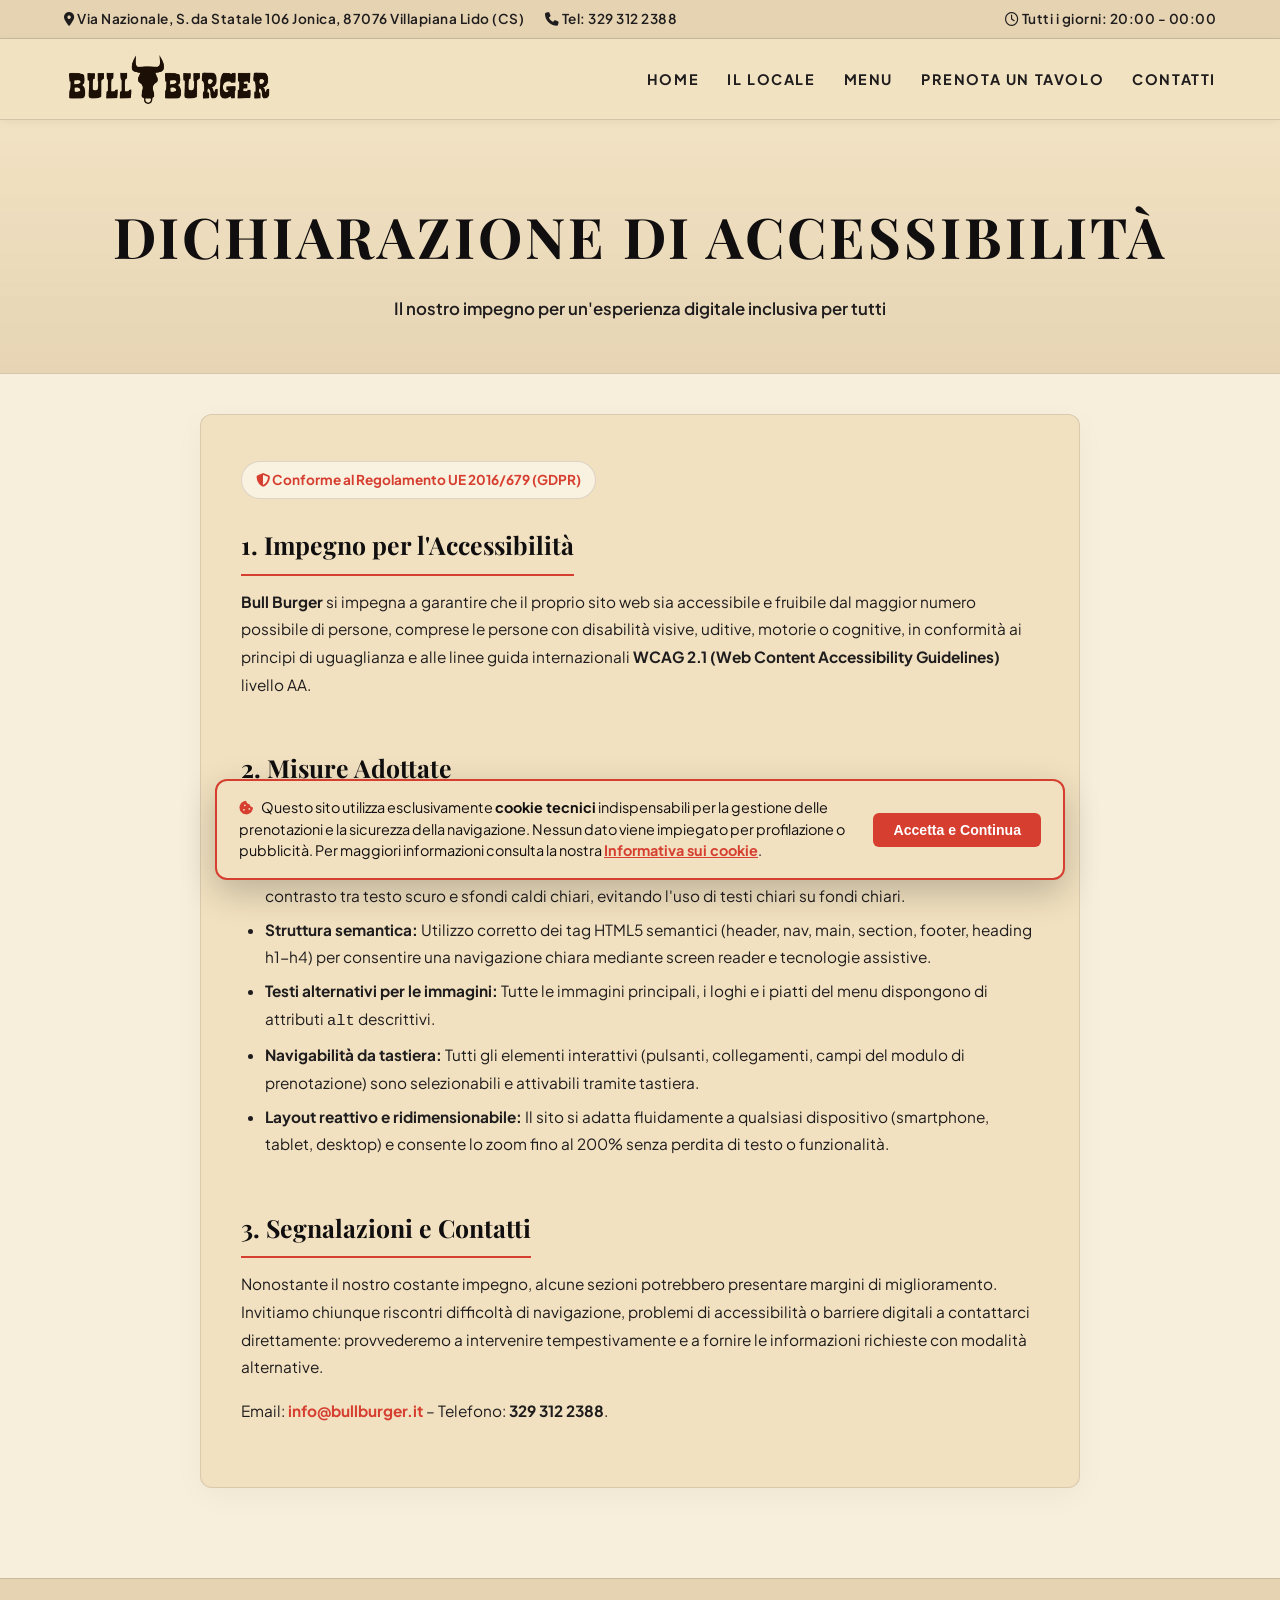
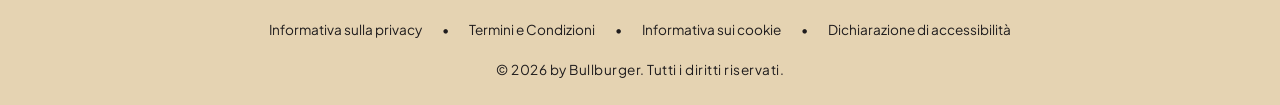
<file: accessibilita.html>
<!DOCTYPE html>
<html lang="it">
<head>
  <meta charset="UTF-8">
  <meta name="viewport" content="width=device-width, initial-scale=1.0">
  <title>DICHIARAZIONE DI ACCESSIBILITÀ | Bullburger</title>
  
  <!-- Favicon & Icona Safari / Apple Touch -->
  <link rel="icon" type="image/png" href="foto/icon.png">
  <link rel="shortcut icon" type="image/png" href="foto/icon.png">
  <link rel="apple-touch-icon" href="foto/icon.png">
  
  <!-- Font Google -->
  <link rel="preconnect" href="https://fonts.googleapis.com">
  <link rel="preconnect" href="https://fonts.gstatic.com" crossorigin>
  <link href="https://fonts.googleapis.com/css2?family=Playfair+Display:ital,wght@0,500;0,700;0,900;1,400&family=Plus+Jakarta+Sans:wght@300;400;500;600;700;800&display=swap" rel="stylesheet">
  
  <!-- Icone FontAwesome -->
  <link rel="stylesheet" href="https://cdnjs.cloudflare.com/ajax/libs/font-awesome/6.5.1/css/all.min.css">
  
  <!-- Stili -->
  <link rel="stylesheet" href="css/styles.css">

  <style>
    .legal-container {
      max-width: 920px;
      margin: 40px auto 90px;
      padding: 0 20px;
    }
    .legal-card {
      background-color: var(--bg-card, #f1e1c0);
      border: 1.5px solid var(--border-card, rgba(43, 39, 41, 0.12));
      border-radius: 12px;
      padding: 46px 40px;
      box-shadow: 0 8px 30px rgba(0, 0, 0, 0.04);
      color: var(--text-dark, #110e0f);
      line-height: 1.8;
    }
    .legal-card h2 {
      font-family: var(--font-serif);
      font-size: 1.55rem;
      margin: 32px 0 12px;
      color: var(--text-dark);
      border-bottom: 2px solid var(--accent-red);
      padding-bottom: 6px;
      display: inline-block;
    }
    .legal-card h2:first-of-type {
      margin-top: 0;
    }
    .legal-card h3 {
      font-size: 1.15rem;
      margin: 20px 0 8px;
      color: var(--text-dark);
    }
    .legal-card p, .legal-card ul {
      margin-bottom: 16px;
      font-size: 0.96rem;
      color: var(--text-main);
    }
    .legal-card ul {
      padding-left: 24px;
    }
    .legal-card li {
      margin-bottom: 6px;
    }
    .legal-badge {
      display: inline-block;
      background: #faf2e1;
      border: 1px solid rgba(43, 39, 41, 0.15);
      padding: 6px 14px;
      border-radius: 20px;
      font-size: 0.85rem;
      font-weight: 700;
      color: var(--accent-red);
      margin-bottom: 24px;
    }
    @media (max-width: 768px) {
      .legal-card {
        padding: 28px 20px;
      }
      .legal-card h2 {
        font-size: 1.35rem;
      }
    }
  </style>
</head>
<body>

  <!-- Barra Superiore Info Contatto -->
  <div class="top-bar">
    <div class="container">
      <div class="top-bar-contact">
        <span><i class="fa-solid fa-location-dot"></i> <a href="https://www.google.com/maps/place/Bull+Burger/@39.8053935,16.3968208,13z/data=!4m21!1m14!4m13!1m4!2m2!1d16.3879341!2d39.8195049!4e1!1m6!1m2!1s0x133f5fc4a03ec043:0x80ad513960d73089!2sBull+Burger,+Via+Nazionale,+S.da+Statale+106+Jonica,+87076+Villapiana+Lido+CS!2m2!1d16.4871083!2d39.8060219!3e0!3m5!1s0x133f5fc4a03ec043:0x80ad513960d73089!8m2!3d39.8060219!4d16.4871083!16s%2Fg%2F11gjj9by7s?entry=ttu" target="_blank" rel="noopener" class="topbar-address-link" data-contact-address>Via Nazionale, S.da Statale 106 Jonica, 87076 Villapiana Lido (CS)</a></span>
        <span><i class="fa-solid fa-phone"></i> Tel: <a href="tel:3293122388" data-contact-phone>329 312 2388</a></span>
      </div>
      <div class="top-bar-hours">
        <span><i class="fa-regular fa-clock"></i> <span data-contact-hours>Tutti i giorni: 20:00 - 00:00</span></span>
      </div>
    </div>
  </div>

  <!-- Barra di Navigazione Principale -->
  <nav class="navbar">
    <div class="container nav-container">
      <a href="index.html" class="brand-logo" aria-label="Bullburger Home">
        <img src="foto/logo-2.png" alt="Bullburger" class="navbar-logo-img">
      </a>

      <ul class="nav-links">
        <li><a href="index.html">HOME</a></li>
        <li><a href="index.html#il-locale">IL LOCALE</a></li>
        <li><a href="menu.html">MENU</a></li>
        <li><a href="prenota.html">PRENOTA UN TAVOLO</a></li>
        <li><a href="index.html#contatti">CONTATTI</a></li>
      </ul>

      <button class="mobile-toggle" aria-label="Menu Mobile">
        <i class="fa-solid fa-bars"></i>
      </button>
    </div>
  </nav>

  <!-- Banner Pagina -->
  <section class="page-banner">
    <div class="container">
      <h1 class="page-banner-title">DICHIARAZIONE DI ACCESSIBILITÀ</h1>
      <p class="page-banner-subtitle">Il nostro impegno per un'esperienza digitale inclusiva per tutti</p>
    </div>
  </section>

  <!-- Contenuto Legale -->
  <main class="legal-container">
    <div class="legal-card">
      <div class="legal-badge"><i class="fa-solid fa-shield-halved"></i> Conforme al Regolamento UE 2016/679 (GDPR)</div><br>
      
<h2>1. Impegno per l'Accessibilità</h2>
<p><strong>Bull Burger</strong> si impegna a garantire che il proprio sito web sia accessibile e fruibile dal maggior numero possibile di persone, comprese le persone con disabilità visive, uditive, motorie o cognitive, in conformità ai principi di uguaglianza e alle linee guida internazionali <strong>WCAG 2.1 (Web Content Accessibility Guidelines)</strong> livello AA.</p>

<h2>2. Misure Adottate</h2>
<p>Durante la progettazione e l'aggiornamento del sito sono state implementate le seguenti soluzioni tecniche:</p>
<ul>
  <li><strong>Contrasto cromatico e leggibilità:</strong> La palette grafica è stata studiata per garantire un elevato rapporto di contrasto tra testo scuro e sfondi caldi chiari, evitando l'uso di testi chiari su fondi chiari.</li>
  <li><strong>Struttura semantica:</strong> Utilizzo corretto dei tag HTML5 semantici (header, nav, main, section, footer, heading h1-h4) per consentire una navigazione chiara mediante screen reader e tecnologie assistive.</li>
  <li><strong>Testi alternativi per le immagini:</strong> Tutte le immagini principali, i loghi e i piatti del menu dispongono di attributi <code>alt</code> descrittivi.</li>
  <li><strong>Navigabilità da tastiera:</strong> Tutti gli elementi interattivi (pulsanti, collegamenti, campi del modulo di prenotazione) sono selezionabili e attivabili tramite tastiera.</li>
  <li><strong>Layout reattivo e ridimensionabile:</strong> Il sito si adatta fluidamente a qualsiasi dispositivo (smartphone, tablet, desktop) e consente lo zoom fino al 200% senza perdita di testo o funzionalità.</li>
</ul>

<h2>3. Segnalazioni e Contatti</h2>
<p>Nonostante il nostro costante impegno, alcune sezioni potrebbero presentare margini di miglioramento. Invitiamo chiunque riscontri difficoltà di navigazione, problemi di accessibilità o barriere digitali a contattarci direttamente: provvederemo a intervenire tempestivamente e a fornire le informazioni richieste con modalità alternative.</p>
<p>Email: <a href="mailto:info@bullburger.it" style="color: var(--accent-red); font-weight: 700;">info@bullburger.it</a> – Telefono: <strong>329 312 2388</strong>.</p>

    </div>
  </main>

  <!-- Footer -->
  <footer class="footer">
    <div class="container">
      <div class="footer-links">
        <a href="privacy.html">Informativa sulla privacy</a>
        <span>•</span>
        <a href="termini.html">Termini e Condizioni</a>
        <span>•</span>
        <a href="cookie.html">Informativa sui cookie</a>
        <span>•</span>
        <a href="accessibilita.html">Dichiarazione di accessibilità</a>
      </div>
      <p class="footer-copy">© 2026 by <span data-brand-name>Bullburger</span>. Tutti i diritti riservati.</p>
    </div>
  </footer>

  <script src="js/config.js"></script>
  <script src="js/script.js"></script>
</body>
</html>
</file>
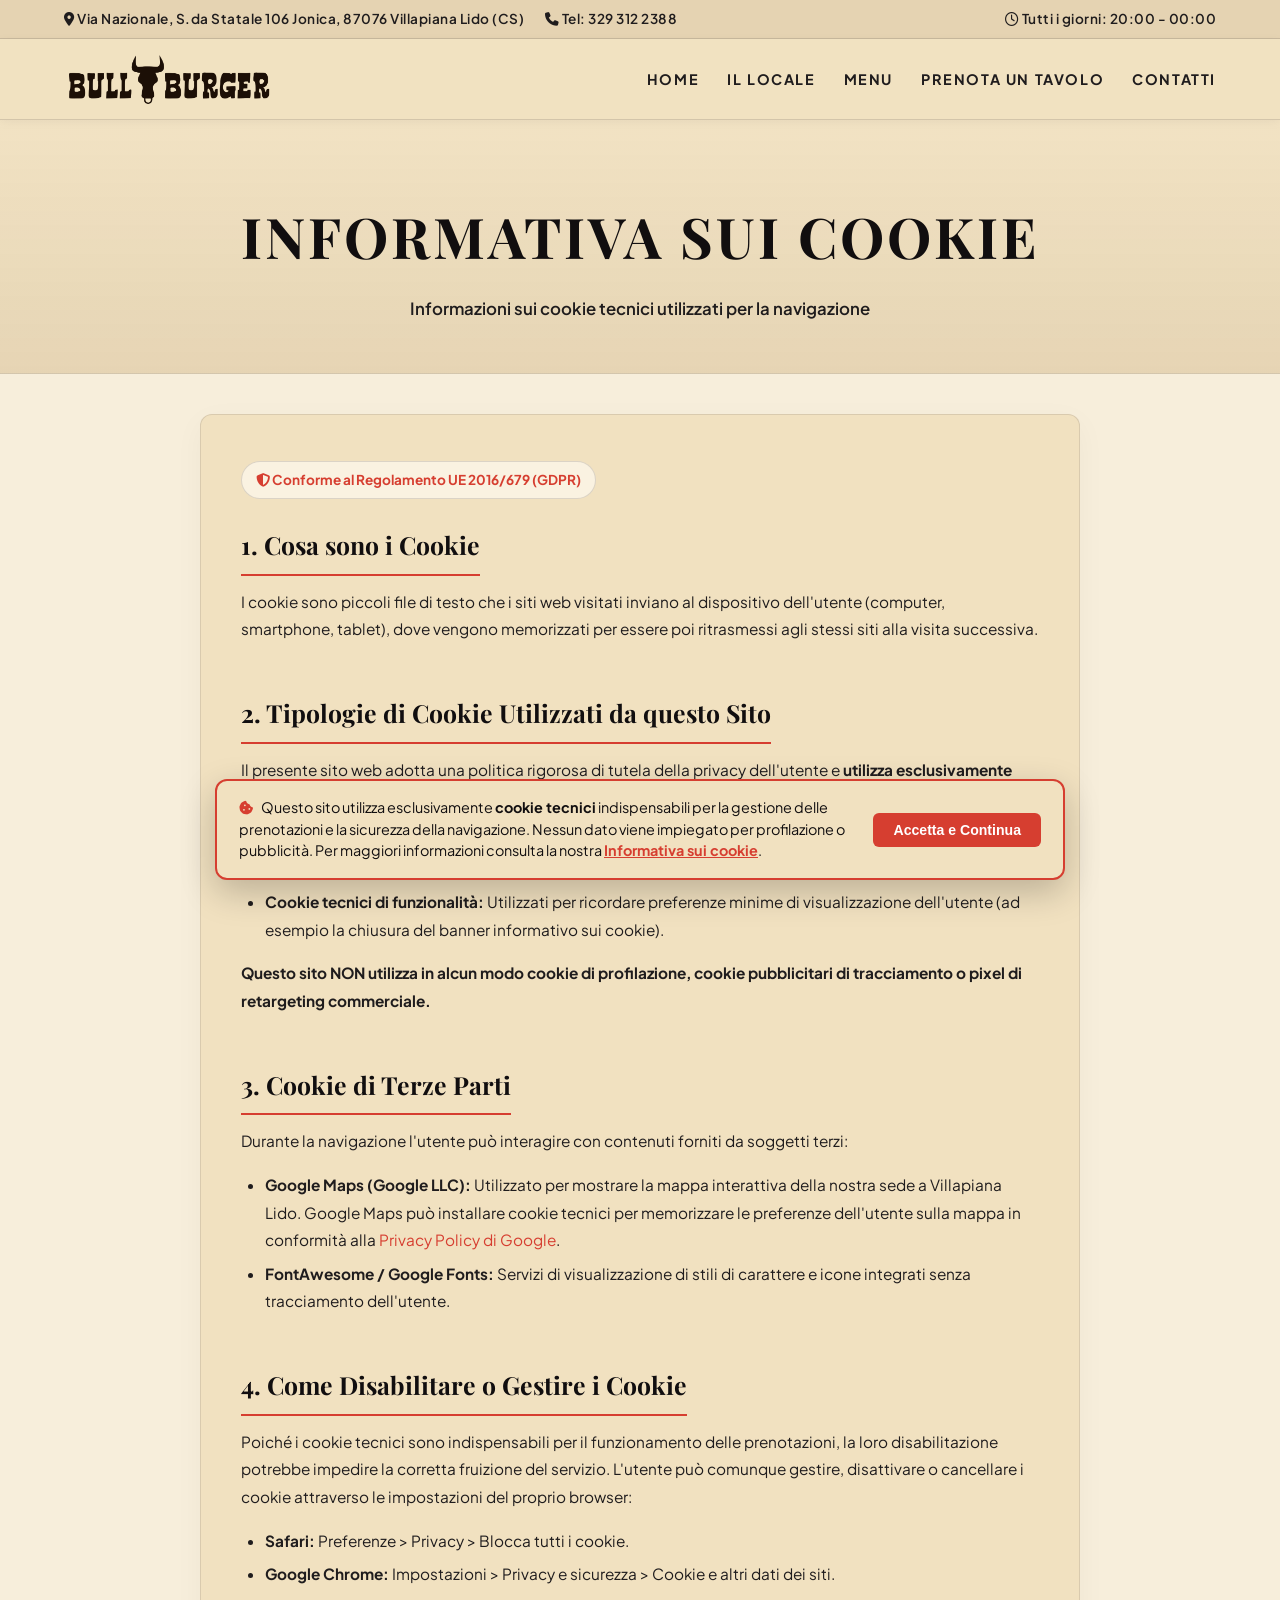
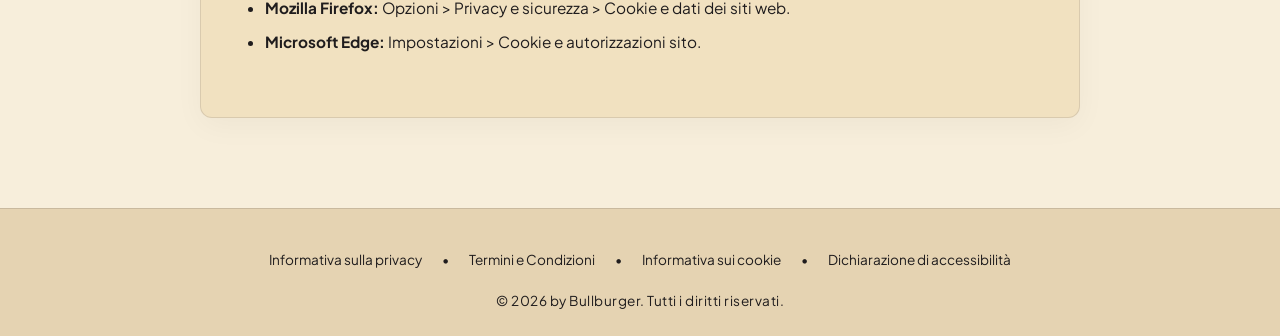
<file: cookie.html>
<!DOCTYPE html>
<html lang="it">
<head>
  <meta charset="UTF-8">
  <meta name="viewport" content="width=device-width, initial-scale=1.0">
  <title>INFORMATIVA SUI COOKIE | Bullburger</title>
  
  <!-- Favicon & Icona Safari / Apple Touch -->
  <link rel="icon" type="image/png" href="foto/icon.png">
  <link rel="shortcut icon" type="image/png" href="foto/icon.png">
  <link rel="apple-touch-icon" href="foto/icon.png">
  
  <!-- Font Google -->
  <link rel="preconnect" href="https://fonts.googleapis.com">
  <link rel="preconnect" href="https://fonts.gstatic.com" crossorigin>
  <link href="https://fonts.googleapis.com/css2?family=Playfair+Display:ital,wght@0,500;0,700;0,900;1,400&family=Plus+Jakarta+Sans:wght@300;400;500;600;700;800&display=swap" rel="stylesheet">
  
  <!-- Icone FontAwesome -->
  <link rel="stylesheet" href="https://cdnjs.cloudflare.com/ajax/libs/font-awesome/6.5.1/css/all.min.css">
  
  <!-- Stili -->
  <link rel="stylesheet" href="css/styles.css">

  <style>
    .legal-container {
      max-width: 920px;
      margin: 40px auto 90px;
      padding: 0 20px;
    }
    .legal-card {
      background-color: var(--bg-card, #f1e1c0);
      border: 1.5px solid var(--border-card, rgba(43, 39, 41, 0.12));
      border-radius: 12px;
      padding: 46px 40px;
      box-shadow: 0 8px 30px rgba(0, 0, 0, 0.04);
      color: var(--text-dark, #110e0f);
      line-height: 1.8;
    }
    .legal-card h2 {
      font-family: var(--font-serif);
      font-size: 1.55rem;
      margin: 32px 0 12px;
      color: var(--text-dark);
      border-bottom: 2px solid var(--accent-red);
      padding-bottom: 6px;
      display: inline-block;
    }
    .legal-card h2:first-of-type {
      margin-top: 0;
    }
    .legal-card h3 {
      font-size: 1.15rem;
      margin: 20px 0 8px;
      color: var(--text-dark);
    }
    .legal-card p, .legal-card ul {
      margin-bottom: 16px;
      font-size: 0.96rem;
      color: var(--text-main);
    }
    .legal-card ul {
      padding-left: 24px;
    }
    .legal-card li {
      margin-bottom: 6px;
    }
    .legal-badge {
      display: inline-block;
      background: #faf2e1;
      border: 1px solid rgba(43, 39, 41, 0.15);
      padding: 6px 14px;
      border-radius: 20px;
      font-size: 0.85rem;
      font-weight: 700;
      color: var(--accent-red);
      margin-bottom: 24px;
    }
    @media (max-width: 768px) {
      .legal-card {
        padding: 28px 20px;
      }
      .legal-card h2 {
        font-size: 1.35rem;
      }
    }
  </style>
</head>
<body>

  <!-- Barra Superiore Info Contatto -->
  <div class="top-bar">
    <div class="container">
      <div class="top-bar-contact">
        <span><i class="fa-solid fa-location-dot"></i> <a href="https://www.google.com/maps/place/Bull+Burger/@39.8053935,16.3968208,13z/data=!4m21!1m14!4m13!1m4!2m2!1d16.3879341!2d39.8195049!4e1!1m6!1m2!1s0x133f5fc4a03ec043:0x80ad513960d73089!2sBull+Burger,+Via+Nazionale,+S.da+Statale+106+Jonica,+87076+Villapiana+Lido+CS!2m2!1d16.4871083!2d39.8060219!3e0!3m5!1s0x133f5fc4a03ec043:0x80ad513960d73089!8m2!3d39.8060219!4d16.4871083!16s%2Fg%2F11gjj9by7s?entry=ttu" target="_blank" rel="noopener" class="topbar-address-link" data-contact-address>Via Nazionale, S.da Statale 106 Jonica, 87076 Villapiana Lido (CS)</a></span>
        <span><i class="fa-solid fa-phone"></i> Tel: <a href="tel:3293122388" data-contact-phone>329 312 2388</a></span>
      </div>
      <div class="top-bar-hours">
        <span><i class="fa-regular fa-clock"></i> <span data-contact-hours>Tutti i giorni: 20:00 - 00:00</span></span>
      </div>
    </div>
  </div>

  <!-- Barra di Navigazione Principale -->
  <nav class="navbar">
    <div class="container nav-container">
      <a href="index.html" class="brand-logo" aria-label="Bullburger Home">
        <img src="foto/logo-2.png" alt="Bullburger" class="navbar-logo-img">
      </a>

      <ul class="nav-links">
        <li><a href="index.html">HOME</a></li>
        <li><a href="index.html#il-locale">IL LOCALE</a></li>
        <li><a href="menu.html">MENU</a></li>
        <li><a href="prenota.html">PRENOTA UN TAVOLO</a></li>
        <li><a href="index.html#contatti">CONTATTI</a></li>
      </ul>

      <button class="mobile-toggle" aria-label="Menu Mobile">
        <i class="fa-solid fa-bars"></i>
      </button>
    </div>
  </nav>

  <!-- Banner Pagina -->
  <section class="page-banner">
    <div class="container">
      <h1 class="page-banner-title">INFORMATIVA SUI COOKIE</h1>
      <p class="page-banner-subtitle">Informazioni sui cookie tecnici utilizzati per la navigazione</p>
    </div>
  </section>

  <!-- Contenuto Legale -->
  <main class="legal-container">
    <div class="legal-card">
      <div class="legal-badge"><i class="fa-solid fa-shield-halved"></i> Conforme al Regolamento UE 2016/679 (GDPR)</div><br>
      
<h2>1. Cosa sono i Cookie</h2>
<p>I cookie sono piccoli file di testo che i siti web visitati inviano al dispositivo dell'utente (computer, smartphone, tablet), dove vengono memorizzati per essere poi ritrasmessi agli stessi siti alla visita successiva.</p>

<h2>2. Tipologie di Cookie Utilizzati da questo Sito</h2>
<p>Il presente sito web adotta una politica rigorosa di tutela della privacy dell'utente e <strong>utilizza esclusivamente cookie tecnici strettamente necessari</strong>:</p>
<ul>
  <li><strong>Cookie tecnici di sessione e navigazione:</strong> Necessari per consentire la navigazione sicura ed efficiente, la selezione del menu e l'invio corretto del modulo di prenotazione dei tavoli.</li>
  <li><strong>Cookie tecnici di funzionalità:</strong> Utilizzati per ricordare preferenze minime di visualizzazione dell'utente (ad esempio la chiusura del banner informativo sui cookie).</li>
</ul>
<p><strong>Questo sito NON utilizza in alcun modo cookie di profilazione, cookie pubblicitari di tracciamento o pixel di retargeting commerciale.</strong></p>

<h2>3. Cookie di Terze Parti</h2>
<p>Durante la navigazione l'utente può interagire con contenuti forniti da soggetti terzi:</p>
<ul>
  <li><strong>Google Maps (Google LLC):</strong> Utilizzato per mostrare la mappa interattiva della nostra sede a Villapiana Lido. Google Maps può installare cookie tecnici per memorizzare le preferenze dell'utente sulla mappa in conformità alla <a href="https://policies.google.com/privacy" target="_blank" rel="noopener" style="color: var(--accent-red);">Privacy Policy di Google</a>.</li>
  <li><strong>FontAwesome / Google Fonts:</strong> Servizi di visualizzazione di stili di carattere e icone integrati senza tracciamento dell'utente.</li>
</ul>

<h2>4. Come Disabilitare o Gestire i Cookie</h2>
<p>Poiché i cookie tecnici sono indispensabili per il funzionamento delle prenotazioni, la loro disabilitazione potrebbe impedire la corretta fruizione del servizio. L'utente può comunque gestire, disattivare o cancellare i cookie attraverso le impostazioni del proprio browser:</p>
<ul>
  <li><strong>Safari:</strong> Preferenze > Privacy > Blocca tutti i cookie.</li>
  <li><strong>Google Chrome:</strong> Impostazioni > Privacy e sicurezza > Cookie e altri dati dei siti.</li>
  <li><strong>Mozilla Firefox:</strong> Opzioni > Privacy e sicurezza > Cookie e dati dei siti web.</li>
  <li><strong>Microsoft Edge:</strong> Impostazioni > Cookie e autorizzazioni sito.</li>
</ul>

    </div>
  </main>

  <!-- Footer -->
  <footer class="footer">
    <div class="container">
      <div class="footer-links">
        <a href="privacy.html">Informativa sulla privacy</a>
        <span>•</span>
        <a href="termini.html">Termini e Condizioni</a>
        <span>•</span>
        <a href="cookie.html">Informativa sui cookie</a>
        <span>•</span>
        <a href="accessibilita.html">Dichiarazione di accessibilità</a>
      </div>
      <p class="footer-copy">© 2026 by <span data-brand-name>Bullburger</span>. Tutti i diritti riservati.</p>
    </div>
  </footer>

  <script src="js/config.js"></script>
  <script src="js/script.js"></script>
</body>
</html>
</file>
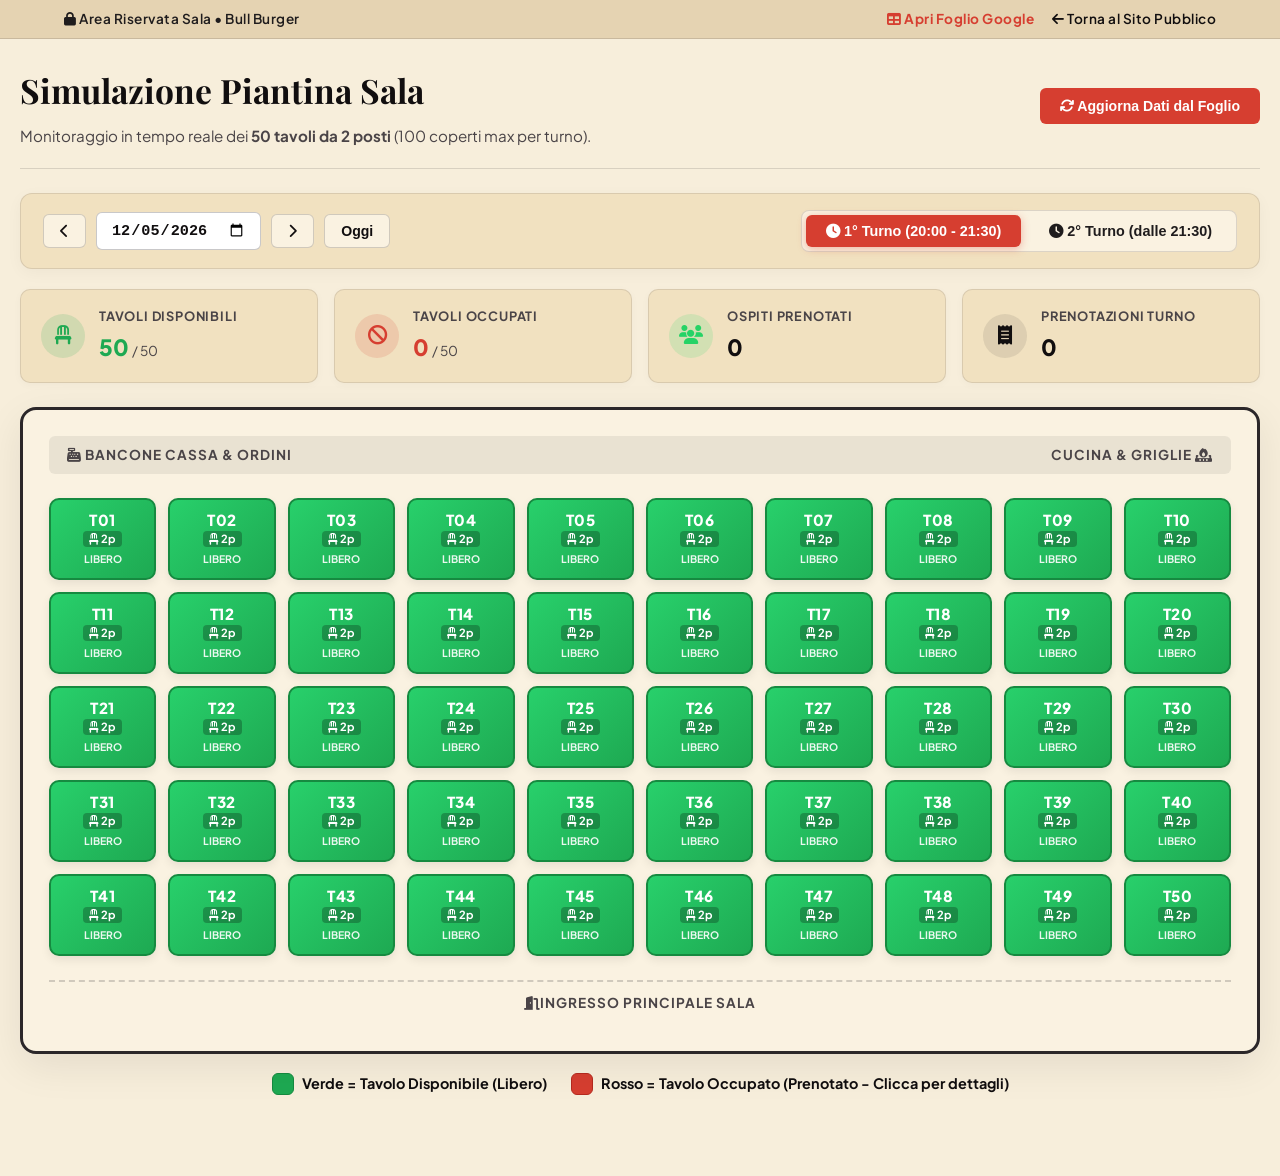
<file: gestione-prenotazioni.html>
<!DOCTYPE html>
<html lang="it">
<head>
  <meta charset="UTF-8">
  <meta name="viewport" content="width=device-width, initial-scale=1.0">
  <title>Mappa Sala & Gestione Tavoli | Bull Burger</title>
  
    <!-- Favicon & Icona Safari / Apple Touch -->
  <link rel="icon" type="image/png" sizes="32x32" href="foto/icon.png?v=3">
  <link rel="icon" type="image/png" sizes="16x16" href="foto/icon.png?v=3">
  <link rel="apple-touch-icon" sizes="180x180" href="foto/icon.png?v=3">
  <link rel="shortcut icon" href="foto/icon.png?v=3">
  
  <!-- Font Google -->
  <link rel="preconnect" href="https://fonts.googleapis.com">
  <link rel="preconnect" href="https://fonts.gstatic.com" crossorigin>
  <link href="https://fonts.googleapis.com/css2?family=Playfair+Display:ital,wght@0,500;0,700;0,900;1,400&family=Plus+Jakarta+Sans:wght@300;400;500;600;700;800&display=swap" rel="stylesheet">
  
  <!-- Icone FontAwesome -->
  <link rel="stylesheet" href="https://cdnjs.cloudflare.com/ajax/libs/font-awesome/6.5.1/css/all.min.css">
  
  <!-- Stili Principali -->
    <!-- Stili Principali (Dual Link Failsafe) -->
  <link rel="stylesheet" href="css/styles.css">
  <link rel="stylesheet" href="styles.css">

  <style>
    body {
      background-color: var(--bg-main, #f7eedb);
      color: var(--text-dark, #110e0f);
      min-height: 100vh;
      font-family: var(--font-sans, 'Plus Jakarta Sans', sans-serif);
      margin: 0;
      padding: 0;
    }

    .admin-container {
      max-width: 1350px;
      margin: 0 auto;
      padding: 24px 20px 80px;
    }

    .hall-header {
      display: flex;
      justify-content: space-between;
      align-items: center;
      flex-wrap: wrap;
      gap: 16px;
      margin-bottom: 24px;
      padding-bottom: 20px;
      border-bottom: 1.5px solid var(--border-light, rgba(43, 39, 41, 0.15));
    }

    .hall-title-area h1 {
      font-family: var(--font-serif, 'Playfair Display', serif);
      font-size: 2.1rem;
      color: var(--text-dark, #110e0f);
      margin: 0 0 4px 0;
    }

    .hall-title-area p {
      color: var(--text-muted, #4a4447);
      font-size: 0.95rem;
      margin: 0;
    }

    .controls-bar {
      background-color: var(--bg-card, #f1e1c0);
      border: 1.5px solid var(--border-card, rgba(43, 39, 41, 0.12));
      border-radius: 12px;
      padding: 16px 22px;
      margin-bottom: 20px;
      display: flex;
      justify-content: space-between;
      align-items: center;
      flex-wrap: wrap;
      gap: 16px;
      box-shadow: 0 4px 16px rgba(0, 0, 0, 0.04);
    }

    .date-control-group {
      display: flex;
      align-items: center;
      gap: 10px;
    }

    .nav-date-btn {
      background: #faf2e1;
      border: 1px solid rgba(43, 39, 41, 0.2);
      color: var(--text-dark, #110e0f);
      padding: 8px 16px;
      border-radius: 6px;
      font-weight: 700;
      cursor: pointer;
      font-size: 0.88rem;
      transition: var(--transition, all 0.3s ease);
    }

    .nav-date-btn:hover {
      background: var(--accent-red, #d63e30);
      color: #fff;
    }

    .date-input-styled {
      background: #ffffff;
      border: 1.5px solid rgba(43, 39, 41, 0.25);
      color: var(--text-dark, #110e0f);
      font-weight: 700;
      padding: 8px 14px;
      border-radius: 6px;
      font-size: 0.95rem;
      color-scheme: light;
      outline: none;
    }

    .shift-toggle-group {
      display: flex;
      gap: 8px;
      background: #faf2e1;
      padding: 4px;
      border-radius: 8px;
      border: 1px solid rgba(43, 39, 41, 0.15);
    }

    .shift-btn {
      padding: 8px 20px;
      border-radius: 6px;
      border: none;
      font-weight: 700;
      font-size: 0.90rem;
      cursor: pointer;
      color: var(--text-main, #1f1c1d);
      background: transparent;
      transition: var(--transition, all 0.3s ease);
    }

    .shift-btn.active {
      background: var(--accent-red, #d63e30);
      color: #fff;
      box-shadow: 0 2px 8px rgba(214, 62, 48, 0.35);
    }

    .hall-stats-bar {
      display: grid;
      grid-template-columns: repeat(4, 1fr);
      gap: 16px;
      margin-bottom: 24px;
    }

    .stat-pill {
      background-color: var(--bg-card, #f1e1c0);
      border: 1px solid var(--border-card, rgba(43, 39, 41, 0.12));
      border-radius: 10px;
      padding: 16px 20px;
      display: flex;
      align-items: center;
      gap: 14px;
      box-shadow: 0 2px 8px rgba(0, 0, 0, 0.03);
    }

    .stat-icon-circle {
      width: 44px;
      height: 44px;
      border-radius: 50%;
      display: flex;
      align-items: center;
      justify-content: center;
      font-size: 1.2rem;
      flex-shrink: 0;
    }

    .stat-info h4 {
      font-size: 0.80rem;
      text-transform: uppercase;
      letter-spacing: 0.8px;
      color: var(--text-muted, #4a4447);
      margin: 0 0 2px 0;
    }

    .stat-info strong {
      font-size: 1.4rem;
      font-weight: 800;
      color: var(--text-dark, #110e0f);
    }

    /* RETTANGOLO DELLA SALA */
    .restaurant-hall-frame {
      background-color: #faf2e1;
      border: 3px solid #2b2729;
      border-radius: 16px;
      padding: 26px;
      box-shadow: 0 12px 40px rgba(0, 0, 0, 0.08);
      position: relative;
    }

    .hall-top-boundary {
      display: flex;
      justify-content: space-between;
      align-items: center;
      padding: 8px 18px;
      background: rgba(43, 39, 41, 0.08);
      border-radius: 6px;
      margin-bottom: 24px;
      font-size: 0.85rem;
      font-weight: 700;
      color: var(--text-muted, #4a4447);
      letter-spacing: 1px;
    }

    /* Griglia Tavoli */
    .tables-grid {
      display: grid;
      grid-template-columns: repeat(10, 1fr);
      gap: 12px;
      margin-bottom: 24px;
    }

    .table-box {
      min-height: 82px;
      width: 100%;
      border-radius: 10px;
      display: flex;
      flex-direction: column;
      align-items: center;
      justify-content: center;
      padding: 8px 4px;
      cursor: pointer;
      position: relative;
      transition: all 0.25s ease;
      box-shadow: 0 4px 10px rgba(0, 0, 0, 0.08);
      user-select: none;
      box-sizing: border-box;
    }

    .table-box:hover {
      transform: translateY(-4px) scale(1.04);
      z-index: 10;
    }

    /* VERDE: DISPONIBILE / LIBERO */
    .table-box.available {
      background: linear-gradient(135deg, #28d06b, #1ea952);
      color: #ffffff;
      border: 2px solid #168a40;
    }

    .table-box.available:hover {
      box-shadow: 0 8px 20px rgba(30, 169, 82, 0.45);
    }

    /* ROSSO: OCCUPATO / PRENOTATO */
    .table-box.occupied {
      background: linear-gradient(135deg, #e6392a, #d63e30);
      color: #ffffff;
      border: 2px solid #b52a1f;
    }

    .table-box.occupied:hover {
      box-shadow: 0 8px 20px rgba(214, 62, 48, 0.45);
    }

    /* Tavoli uniti occupati (rosso profondo con bordo rifinito) */
    .table-box.occupied.merged-table {
      background: linear-gradient(135deg, #dc3526, #c22d1f) !important;
      border: 2px solid #941e13 !important;
      color: #ffffff;
      box-shadow: 0 6px 18px rgba(214, 62, 48, 0.35);
    }

    .table-box.linked-group {
      border: 2.5px dashed #f1e1c0;
    }

    .table-num {
      font-size: 0.95rem;
      font-weight: 800;
      letter-spacing: 0.5px;
      line-height: 1;
      margin-bottom: 4px;
    }

    .table-seats-badge {
      font-size: 0.70rem;
      font-weight: 700;
      padding: 2px 6px;
      border-radius: 4px;
      background: rgba(0, 0, 0, 0.25);
      line-height: 1;
    }

    .table-guest-name {
      font-size: 0.68rem;
      font-weight: 700;
      white-space: nowrap;
      overflow: hidden;
      text-overflow: ellipsis;
      max-width: 90%;
      margin-top: 4px;
      text-align: center;
    }

    .hall-bottom-boundary {
      display: flex;
      justify-content: center;
      align-items: center;
      padding: 10px;
      border-top: 2px dashed rgba(43, 39, 41, 0.2);
      font-weight: 700;
      color: var(--text-muted, #4a4447);
      font-size: 0.85rem;
      letter-spacing: 1px;
    }

    .legend-bar {
      display: flex;
      justify-content: center;
      gap: 24px;
      margin-top: 18px;
    }

    .legend-item {
      display: flex;
      align-items: center;
      gap: 8px;
      font-weight: 700;
      font-size: 0.90rem;
    }

    .legend-color-box {
      width: 22px;
      height: 22px;
      border-radius: 6px;
    }

    /* MODALE DETTAGLI */
    .modal-overlay {
      position: fixed;
      inset: 0;
      background: rgba(0, 0, 0, 0.6);
      backdrop-filter: blur(4px);
      z-index: 2000;
      display: none;
      align-items: center;
      justify-content: center;
      padding: 20px;
    }

    .modal-overlay.active {
      display: flex;
    }

    .detail-card-modal {
      background-color: var(--bg-card, #f1e1c0);
      border: 2px solid var(--accent-red, #d63e30);
      border-radius: 12px;
      max-width: 520px;
      width: 100%;
      padding: 28px;
      box-shadow: 0 20px 50px rgba(0, 0, 0, 0.3);
      position: relative;
    }

    .modal-close-btn {
      position: absolute;
      top: 16px;
      right: 18px;
      background: none;
      border: none;
      font-size: 1.5rem;
      cursor: pointer;
      color: var(--text-muted, #4a4447);
    }

    @media (max-width: 1100px) {
      .tables-grid { grid-template-columns: repeat(5, 1fr); }
      .hall-stats-bar { grid-template-columns: repeat(2, 1fr); }
    }

    @media (max-width: 600px) {
      .tables-grid { grid-template-columns: repeat(4, 1fr); gap: 8px; }
      .table-box { min-height: 72px; padding: 4px 2px; }
      .hall-stats-bar { grid-template-columns: 1fr; }
    }
  </style>
</head>
<body>

  <!-- Barra Superiore -->
  <div class="top-bar">
    <div class="container">
      <div class="top-bar-contact">
        <span><i class="fa-solid fa-lock"></i> Area Riservata Sala • Bull Burger</span>
      </div>
      <div style="display: flex; gap: 18px; align-items: center;">
        <a href="https://docs.google.com/spreadsheets/d/1Xpp-soY_AA9UGtxy_feMHO7Qjsg1n1s0CD7lFzBCgV4/edit" target="_blank" rel="noopener" style="color: var(--accent-red); font-weight: 700;">
          <i class="fa-solid fa-table"></i> Apri Foglio Google
        </a>
        <a href="index.html" style="color: var(--text-dark); font-weight: 600;">
          <i class="fa-solid fa-arrow-left"></i> Torna al Sito Pubblico
        </a>
      </div>
    </div>
  </div>

  <main class="admin-container">
    <div class="hall-header">
      <div class="hall-title-area">
        <h1>Simulazione Piantina Sala</h1>
        <p>Monitoraggio in tempo reale dei <strong>50 tavoli da 2 posti</strong> (100 coperti max per turno).</p>
      </div>

      <button id="refresh-data-btn" class="nav-date-btn" style="background: var(--accent-red); color: #fff; padding: 10px 20px; border: none;">
        <i class="fa-solid fa-arrows-rotate"></i> Aggiorna Dati dal Foglio
      </button>
    </div>

    <!-- Controlli Data e Turno -->
    <div class="controls-bar">
      <div class="date-control-group">
        <button id="btn-prev-day" class="nav-date-btn" title="Giorno precedente"><i class="fa-solid fa-chevron-left"></i></button>
        <input type="date" id="admin-target-date" class="date-input-styled" autocomplete="off" autocomplete="off">
        <button id="btn-next-day" class="nav-date-btn" title="Giorno successivo"><i class="fa-solid fa-chevron-right"></i></button>
        <button id="btn-today" class="nav-date-btn">Oggi</button>
      </div>

      <div class="shift-toggle-group">
        <button id="btn-turno-1" class="shift-btn active" data-shift="20:00">
          <i class="fa-solid fa-clock"></i> 1° Turno (20:00 - 21:30)
        </button>
        <button id="btn-turno-2" class="shift-btn" data-shift="21:30">
          <i class="fa-solid fa-clock"></i> 2° Turno (dalle 21:30)
        </button>
      </div>
    </div>

    <div id="other-dates-hint" style="display: none; background: #faf2e1; border: 1.5px dashed var(--accent-red); border-radius: 8px; padding: 12px 18px; margin-bottom: 20px; font-size: 0.92rem; align-items: center; justify-content: space-between; flex-wrap: wrap; gap: 10px; color: var(--text-dark);"></div>

    <!-- Statistiche -->
    <div class="hall-stats-bar">
      <div class="stat-pill">
        <div class="stat-icon-circle" style="background: rgba(30, 169, 82, 0.15); color: #1ea952;">
          <i class="fa-solid fa-chair"></i>
        </div>
        <div class="stat-info">
          <h4>Tavoli Disponibili</h4>
          <strong id="stat-available-tables" style="color: #1ea952;">50</strong> <span style="font-size: 0.85rem; color: var(--text-muted);">/ 50</span>
        </div>
      </div>

      <div class="stat-pill">
        <div class="stat-icon-circle" style="background: rgba(214, 62, 48, 0.15); color: var(--accent-red);">
          <i class="fa-solid fa-ban"></i>
        </div>
        <div class="stat-info">
          <h4>Tavoli Occupati</h4>
          <strong id="stat-occupied-tables" style="color: var(--accent-red);">0</strong> <span style="font-size: 0.85rem; color: var(--text-muted);">/ 50</span>
        </div>
      </div>

      <div class="stat-pill">
        <div class="stat-icon-circle" style="background: rgba(37, 211, 102, 0.15); color: var(--accent-green);">
          <i class="fa-solid fa-users"></i>
        </div>
        <div class="stat-info">
          <h4>Ospiti Prenotati</h4>
          <strong id="stat-total-guests">0</strong>
        </div>
      </div>

      <div class="stat-pill">
        <div class="stat-icon-circle" style="background: rgba(43, 39, 41, 0.1); color: var(--text-dark);">
          <i class="fa-solid fa-receipt"></i>
        </div>
        <div class="stat-info">
          <h4>Prenotazioni Turno</h4>
          <strong id="stat-bookings-count">0</strong>
        </div>
      </div>
    </div>

    <!-- RETTANGOLO SALA -->
    <div class="restaurant-hall-frame">
      <div class="hall-top-boundary">
        <span><i class="fa-solid fa-cash-register"></i> BANCONE CASSA & ORDINI</span>
        <span>CUCINA & GRIGLIE <i class="fa-solid fa-fire-burner"></i></span>
      </div>

      <!-- I 50 Tavoli già pronti in HTML -->
      <div class="tables-grid" id="tables-grid-container">
        <div class="table-box available" id="table-box-1" data-table-num="1" title="Tavolo 1: Disponibile (2 posti)">
          <span class="table-num">T01</span>
          <span class="table-seats-badge"><i class="fa-solid fa-chair"></i> 2p</span>
          <span class="table-status-label" style="font-size: 0.65rem; font-weight: 700; margin-top: 3px; opacity: 0.9;">LIBERO</span>
        </div>
        <div class="table-box available" id="table-box-2" data-table-num="2" title="Tavolo 2: Disponibile (2 posti)">
          <span class="table-num">T02</span>
          <span class="table-seats-badge"><i class="fa-solid fa-chair"></i> 2p</span>
          <span class="table-status-label" style="font-size: 0.65rem; font-weight: 700; margin-top: 3px; opacity: 0.9;">LIBERO</span>
        </div>
        <div class="table-box available" id="table-box-3" data-table-num="3" title="Tavolo 3: Disponibile (2 posti)">
          <span class="table-num">T03</span>
          <span class="table-seats-badge"><i class="fa-solid fa-chair"></i> 2p</span>
          <span class="table-status-label" style="font-size: 0.65rem; font-weight: 700; margin-top: 3px; opacity: 0.9;">LIBERO</span>
        </div>
        <div class="table-box available" id="table-box-4" data-table-num="4" title="Tavolo 4: Disponibile (2 posti)">
          <span class="table-num">T04</span>
          <span class="table-seats-badge"><i class="fa-solid fa-chair"></i> 2p</span>
          <span class="table-status-label" style="font-size: 0.65rem; font-weight: 700; margin-top: 3px; opacity: 0.9;">LIBERO</span>
        </div>
        <div class="table-box available" id="table-box-5" data-table-num="5" title="Tavolo 5: Disponibile (2 posti)">
          <span class="table-num">T05</span>
          <span class="table-seats-badge"><i class="fa-solid fa-chair"></i> 2p</span>
          <span class="table-status-label" style="font-size: 0.65rem; font-weight: 700; margin-top: 3px; opacity: 0.9;">LIBERO</span>
        </div>
        <div class="table-box available" id="table-box-6" data-table-num="6" title="Tavolo 6: Disponibile (2 posti)">
          <span class="table-num">T06</span>
          <span class="table-seats-badge"><i class="fa-solid fa-chair"></i> 2p</span>
          <span class="table-status-label" style="font-size: 0.65rem; font-weight: 700; margin-top: 3px; opacity: 0.9;">LIBERO</span>
        </div>
        <div class="table-box available" id="table-box-7" data-table-num="7" title="Tavolo 7: Disponibile (2 posti)">
          <span class="table-num">T07</span>
          <span class="table-seats-badge"><i class="fa-solid fa-chair"></i> 2p</span>
          <span class="table-status-label" style="font-size: 0.65rem; font-weight: 700; margin-top: 3px; opacity: 0.9;">LIBERO</span>
        </div>
        <div class="table-box available" id="table-box-8" data-table-num="8" title="Tavolo 8: Disponibile (2 posti)">
          <span class="table-num">T08</span>
          <span class="table-seats-badge"><i class="fa-solid fa-chair"></i> 2p</span>
          <span class="table-status-label" style="font-size: 0.65rem; font-weight: 700; margin-top: 3px; opacity: 0.9;">LIBERO</span>
        </div>
        <div class="table-box available" id="table-box-9" data-table-num="9" title="Tavolo 9: Disponibile (2 posti)">
          <span class="table-num">T09</span>
          <span class="table-seats-badge"><i class="fa-solid fa-chair"></i> 2p</span>
          <span class="table-status-label" style="font-size: 0.65rem; font-weight: 700; margin-top: 3px; opacity: 0.9;">LIBERO</span>
        </div>
        <div class="table-box available" id="table-box-10" data-table-num="10" title="Tavolo 10: Disponibile (2 posti)">
          <span class="table-num">T10</span>
          <span class="table-seats-badge"><i class="fa-solid fa-chair"></i> 2p</span>
          <span class="table-status-label" style="font-size: 0.65rem; font-weight: 700; margin-top: 3px; opacity: 0.9;">LIBERO</span>
        </div>
        <div class="table-box available" id="table-box-11" data-table-num="11" title="Tavolo 11: Disponibile (2 posti)">
          <span class="table-num">T11</span>
          <span class="table-seats-badge"><i class="fa-solid fa-chair"></i> 2p</span>
          <span class="table-status-label" style="font-size: 0.65rem; font-weight: 700; margin-top: 3px; opacity: 0.9;">LIBERO</span>
        </div>
        <div class="table-box available" id="table-box-12" data-table-num="12" title="Tavolo 12: Disponibile (2 posti)">
          <span class="table-num">T12</span>
          <span class="table-seats-badge"><i class="fa-solid fa-chair"></i> 2p</span>
          <span class="table-status-label" style="font-size: 0.65rem; font-weight: 700; margin-top: 3px; opacity: 0.9;">LIBERO</span>
        </div>
        <div class="table-box available" id="table-box-13" data-table-num="13" title="Tavolo 13: Disponibile (2 posti)">
          <span class="table-num">T13</span>
          <span class="table-seats-badge"><i class="fa-solid fa-chair"></i> 2p</span>
          <span class="table-status-label" style="font-size: 0.65rem; font-weight: 700; margin-top: 3px; opacity: 0.9;">LIBERO</span>
        </div>
        <div class="table-box available" id="table-box-14" data-table-num="14" title="Tavolo 14: Disponibile (2 posti)">
          <span class="table-num">T14</span>
          <span class="table-seats-badge"><i class="fa-solid fa-chair"></i> 2p</span>
          <span class="table-status-label" style="font-size: 0.65rem; font-weight: 700; margin-top: 3px; opacity: 0.9;">LIBERO</span>
        </div>
        <div class="table-box available" id="table-box-15" data-table-num="15" title="Tavolo 15: Disponibile (2 posti)">
          <span class="table-num">T15</span>
          <span class="table-seats-badge"><i class="fa-solid fa-chair"></i> 2p</span>
          <span class="table-status-label" style="font-size: 0.65rem; font-weight: 700; margin-top: 3px; opacity: 0.9;">LIBERO</span>
        </div>
        <div class="table-box available" id="table-box-16" data-table-num="16" title="Tavolo 16: Disponibile (2 posti)">
          <span class="table-num">T16</span>
          <span class="table-seats-badge"><i class="fa-solid fa-chair"></i> 2p</span>
          <span class="table-status-label" style="font-size: 0.65rem; font-weight: 700; margin-top: 3px; opacity: 0.9;">LIBERO</span>
        </div>
        <div class="table-box available" id="table-box-17" data-table-num="17" title="Tavolo 17: Disponibile (2 posti)">
          <span class="table-num">T17</span>
          <span class="table-seats-badge"><i class="fa-solid fa-chair"></i> 2p</span>
          <span class="table-status-label" style="font-size: 0.65rem; font-weight: 700; margin-top: 3px; opacity: 0.9;">LIBERO</span>
        </div>
        <div class="table-box available" id="table-box-18" data-table-num="18" title="Tavolo 18: Disponibile (2 posti)">
          <span class="table-num">T18</span>
          <span class="table-seats-badge"><i class="fa-solid fa-chair"></i> 2p</span>
          <span class="table-status-label" style="font-size: 0.65rem; font-weight: 700; margin-top: 3px; opacity: 0.9;">LIBERO</span>
        </div>
        <div class="table-box available" id="table-box-19" data-table-num="19" title="Tavolo 19: Disponibile (2 posti)">
          <span class="table-num">T19</span>
          <span class="table-seats-badge"><i class="fa-solid fa-chair"></i> 2p</span>
          <span class="table-status-label" style="font-size: 0.65rem; font-weight: 700; margin-top: 3px; opacity: 0.9;">LIBERO</span>
        </div>
        <div class="table-box available" id="table-box-20" data-table-num="20" title="Tavolo 20: Disponibile (2 posti)">
          <span class="table-num">T20</span>
          <span class="table-seats-badge"><i class="fa-solid fa-chair"></i> 2p</span>
          <span class="table-status-label" style="font-size: 0.65rem; font-weight: 700; margin-top: 3px; opacity: 0.9;">LIBERO</span>
        </div>
        <div class="table-box available" id="table-box-21" data-table-num="21" title="Tavolo 21: Disponibile (2 posti)">
          <span class="table-num">T21</span>
          <span class="table-seats-badge"><i class="fa-solid fa-chair"></i> 2p</span>
          <span class="table-status-label" style="font-size: 0.65rem; font-weight: 700; margin-top: 3px; opacity: 0.9;">LIBERO</span>
        </div>
        <div class="table-box available" id="table-box-22" data-table-num="22" title="Tavolo 22: Disponibile (2 posti)">
          <span class="table-num">T22</span>
          <span class="table-seats-badge"><i class="fa-solid fa-chair"></i> 2p</span>
          <span class="table-status-label" style="font-size: 0.65rem; font-weight: 700; margin-top: 3px; opacity: 0.9;">LIBERO</span>
        </div>
        <div class="table-box available" id="table-box-23" data-table-num="23" title="Tavolo 23: Disponibile (2 posti)">
          <span class="table-num">T23</span>
          <span class="table-seats-badge"><i class="fa-solid fa-chair"></i> 2p</span>
          <span class="table-status-label" style="font-size: 0.65rem; font-weight: 700; margin-top: 3px; opacity: 0.9;">LIBERO</span>
        </div>
        <div class="table-box available" id="table-box-24" data-table-num="24" title="Tavolo 24: Disponibile (2 posti)">
          <span class="table-num">T24</span>
          <span class="table-seats-badge"><i class="fa-solid fa-chair"></i> 2p</span>
          <span class="table-status-label" style="font-size: 0.65rem; font-weight: 700; margin-top: 3px; opacity: 0.9;">LIBERO</span>
        </div>
        <div class="table-box available" id="table-box-25" data-table-num="25" title="Tavolo 25: Disponibile (2 posti)">
          <span class="table-num">T25</span>
          <span class="table-seats-badge"><i class="fa-solid fa-chair"></i> 2p</span>
          <span class="table-status-label" style="font-size: 0.65rem; font-weight: 700; margin-top: 3px; opacity: 0.9;">LIBERO</span>
        </div>
        <div class="table-box available" id="table-box-26" data-table-num="26" title="Tavolo 26: Disponibile (2 posti)">
          <span class="table-num">T26</span>
          <span class="table-seats-badge"><i class="fa-solid fa-chair"></i> 2p</span>
          <span class="table-status-label" style="font-size: 0.65rem; font-weight: 700; margin-top: 3px; opacity: 0.9;">LIBERO</span>
        </div>
        <div class="table-box available" id="table-box-27" data-table-num="27" title="Tavolo 27: Disponibile (2 posti)">
          <span class="table-num">T27</span>
          <span class="table-seats-badge"><i class="fa-solid fa-chair"></i> 2p</span>
          <span class="table-status-label" style="font-size: 0.65rem; font-weight: 700; margin-top: 3px; opacity: 0.9;">LIBERO</span>
        </div>
        <div class="table-box available" id="table-box-28" data-table-num="28" title="Tavolo 28: Disponibile (2 posti)">
          <span class="table-num">T28</span>
          <span class="table-seats-badge"><i class="fa-solid fa-chair"></i> 2p</span>
          <span class="table-status-label" style="font-size: 0.65rem; font-weight: 700; margin-top: 3px; opacity: 0.9;">LIBERO</span>
        </div>
        <div class="table-box available" id="table-box-29" data-table-num="29" title="Tavolo 29: Disponibile (2 posti)">
          <span class="table-num">T29</span>
          <span class="table-seats-badge"><i class="fa-solid fa-chair"></i> 2p</span>
          <span class="table-status-label" style="font-size: 0.65rem; font-weight: 700; margin-top: 3px; opacity: 0.9;">LIBERO</span>
        </div>
        <div class="table-box available" id="table-box-30" data-table-num="30" title="Tavolo 30: Disponibile (2 posti)">
          <span class="table-num">T30</span>
          <span class="table-seats-badge"><i class="fa-solid fa-chair"></i> 2p</span>
          <span class="table-status-label" style="font-size: 0.65rem; font-weight: 700; margin-top: 3px; opacity: 0.9;">LIBERO</span>
        </div>
        <div class="table-box available" id="table-box-31" data-table-num="31" title="Tavolo 31: Disponibile (2 posti)">
          <span class="table-num">T31</span>
          <span class="table-seats-badge"><i class="fa-solid fa-chair"></i> 2p</span>
          <span class="table-status-label" style="font-size: 0.65rem; font-weight: 700; margin-top: 3px; opacity: 0.9;">LIBERO</span>
        </div>
        <div class="table-box available" id="table-box-32" data-table-num="32" title="Tavolo 32: Disponibile (2 posti)">
          <span class="table-num">T32</span>
          <span class="table-seats-badge"><i class="fa-solid fa-chair"></i> 2p</span>
          <span class="table-status-label" style="font-size: 0.65rem; font-weight: 700; margin-top: 3px; opacity: 0.9;">LIBERO</span>
        </div>
        <div class="table-box available" id="table-box-33" data-table-num="33" title="Tavolo 33: Disponibile (2 posti)">
          <span class="table-num">T33</span>
          <span class="table-seats-badge"><i class="fa-solid fa-chair"></i> 2p</span>
          <span class="table-status-label" style="font-size: 0.65rem; font-weight: 700; margin-top: 3px; opacity: 0.9;">LIBERO</span>
        </div>
        <div class="table-box available" id="table-box-34" data-table-num="34" title="Tavolo 34: Disponibile (2 posti)">
          <span class="table-num">T34</span>
          <span class="table-seats-badge"><i class="fa-solid fa-chair"></i> 2p</span>
          <span class="table-status-label" style="font-size: 0.65rem; font-weight: 700; margin-top: 3px; opacity: 0.9;">LIBERO</span>
        </div>
        <div class="table-box available" id="table-box-35" data-table-num="35" title="Tavolo 35: Disponibile (2 posti)">
          <span class="table-num">T35</span>
          <span class="table-seats-badge"><i class="fa-solid fa-chair"></i> 2p</span>
          <span class="table-status-label" style="font-size: 0.65rem; font-weight: 700; margin-top: 3px; opacity: 0.9;">LIBERO</span>
        </div>
        <div class="table-box available" id="table-box-36" data-table-num="36" title="Tavolo 36: Disponibile (2 posti)">
          <span class="table-num">T36</span>
          <span class="table-seats-badge"><i class="fa-solid fa-chair"></i> 2p</span>
          <span class="table-status-label" style="font-size: 0.65rem; font-weight: 700; margin-top: 3px; opacity: 0.9;">LIBERO</span>
        </div>
        <div class="table-box available" id="table-box-37" data-table-num="37" title="Tavolo 37: Disponibile (2 posti)">
          <span class="table-num">T37</span>
          <span class="table-seats-badge"><i class="fa-solid fa-chair"></i> 2p</span>
          <span class="table-status-label" style="font-size: 0.65rem; font-weight: 700; margin-top: 3px; opacity: 0.9;">LIBERO</span>
        </div>
        <div class="table-box available" id="table-box-38" data-table-num="38" title="Tavolo 38: Disponibile (2 posti)">
          <span class="table-num">T38</span>
          <span class="table-seats-badge"><i class="fa-solid fa-chair"></i> 2p</span>
          <span class="table-status-label" style="font-size: 0.65rem; font-weight: 700; margin-top: 3px; opacity: 0.9;">LIBERO</span>
        </div>
        <div class="table-box available" id="table-box-39" data-table-num="39" title="Tavolo 39: Disponibile (2 posti)">
          <span class="table-num">T39</span>
          <span class="table-seats-badge"><i class="fa-solid fa-chair"></i> 2p</span>
          <span class="table-status-label" style="font-size: 0.65rem; font-weight: 700; margin-top: 3px; opacity: 0.9;">LIBERO</span>
        </div>
        <div class="table-box available" id="table-box-40" data-table-num="40" title="Tavolo 40: Disponibile (2 posti)">
          <span class="table-num">T40</span>
          <span class="table-seats-badge"><i class="fa-solid fa-chair"></i> 2p</span>
          <span class="table-status-label" style="font-size: 0.65rem; font-weight: 700; margin-top: 3px; opacity: 0.9;">LIBERO</span>
        </div>
        <div class="table-box available" id="table-box-41" data-table-num="41" title="Tavolo 41: Disponibile (2 posti)">
          <span class="table-num">T41</span>
          <span class="table-seats-badge"><i class="fa-solid fa-chair"></i> 2p</span>
          <span class="table-status-label" style="font-size: 0.65rem; font-weight: 700; margin-top: 3px; opacity: 0.9;">LIBERO</span>
        </div>
        <div class="table-box available" id="table-box-42" data-table-num="42" title="Tavolo 42: Disponibile (2 posti)">
          <span class="table-num">T42</span>
          <span class="table-seats-badge"><i class="fa-solid fa-chair"></i> 2p</span>
          <span class="table-status-label" style="font-size: 0.65rem; font-weight: 700; margin-top: 3px; opacity: 0.9;">LIBERO</span>
        </div>
        <div class="table-box available" id="table-box-43" data-table-num="43" title="Tavolo 43: Disponibile (2 posti)">
          <span class="table-num">T43</span>
          <span class="table-seats-badge"><i class="fa-solid fa-chair"></i> 2p</span>
          <span class="table-status-label" style="font-size: 0.65rem; font-weight: 700; margin-top: 3px; opacity: 0.9;">LIBERO</span>
        </div>
        <div class="table-box available" id="table-box-44" data-table-num="44" title="Tavolo 44: Disponibile (2 posti)">
          <span class="table-num">T44</span>
          <span class="table-seats-badge"><i class="fa-solid fa-chair"></i> 2p</span>
          <span class="table-status-label" style="font-size: 0.65rem; font-weight: 700; margin-top: 3px; opacity: 0.9;">LIBERO</span>
        </div>
        <div class="table-box available" id="table-box-45" data-table-num="45" title="Tavolo 45: Disponibile (2 posti)">
          <span class="table-num">T45</span>
          <span class="table-seats-badge"><i class="fa-solid fa-chair"></i> 2p</span>
          <span class="table-status-label" style="font-size: 0.65rem; font-weight: 700; margin-top: 3px; opacity: 0.9;">LIBERO</span>
        </div>
        <div class="table-box available" id="table-box-46" data-table-num="46" title="Tavolo 46: Disponibile (2 posti)">
          <span class="table-num">T46</span>
          <span class="table-seats-badge"><i class="fa-solid fa-chair"></i> 2p</span>
          <span class="table-status-label" style="font-size: 0.65rem; font-weight: 700; margin-top: 3px; opacity: 0.9;">LIBERO</span>
        </div>
        <div class="table-box available" id="table-box-47" data-table-num="47" title="Tavolo 47: Disponibile (2 posti)">
          <span class="table-num">T47</span>
          <span class="table-seats-badge"><i class="fa-solid fa-chair"></i> 2p</span>
          <span class="table-status-label" style="font-size: 0.65rem; font-weight: 700; margin-top: 3px; opacity: 0.9;">LIBERO</span>
        </div>
        <div class="table-box available" id="table-box-48" data-table-num="48" title="Tavolo 48: Disponibile (2 posti)">
          <span class="table-num">T48</span>
          <span class="table-seats-badge"><i class="fa-solid fa-chair"></i> 2p</span>
          <span class="table-status-label" style="font-size: 0.65rem; font-weight: 700; margin-top: 3px; opacity: 0.9;">LIBERO</span>
        </div>
        <div class="table-box available" id="table-box-49" data-table-num="49" title="Tavolo 49: Disponibile (2 posti)">
          <span class="table-num">T49</span>
          <span class="table-seats-badge"><i class="fa-solid fa-chair"></i> 2p</span>
          <span class="table-status-label" style="font-size: 0.65rem; font-weight: 700; margin-top: 3px; opacity: 0.9;">LIBERO</span>
        </div>
        <div class="table-box available" id="table-box-50" data-table-num="50" title="Tavolo 50: Disponibile (2 posti)">
          <span class="table-num">T50</span>
          <span class="table-seats-badge"><i class="fa-solid fa-chair"></i> 2p</span>
          <span class="table-status-label" style="font-size: 0.65rem; font-weight: 700; margin-top: 3px; opacity: 0.9;">LIBERO</span>
        </div>
      </div>

      <div class="hall-bottom-boundary">
        <i class="fa-solid fa-door-open"></i> INGRESSO PRINCIPALE SALA
      </div>
    </div>

    <div class="legend-bar">
      <div class="legend-item">
        <div class="legend-color-box" style="background: #1ea952; border: 1.5px solid #168a40;"></div>
        <span>Verde = Tavolo Disponibile (Libero)</span>
      </div>
      <div class="legend-item">
        <div class="legend-color-box" style="background: #d63e30; border: 1.5px solid #b52a1f;"></div>
        <span>Rosso = Tavolo Occupato (Prenotato - Clicca per dettagli)</span>
      </div>
    </div>
  </main>

  
  <!-- Modale Nuova Prenotazione Manuale del Ristoratore -->
  <div class="modal-overlay" id="new-booking-modal">
    <div class="detail-card-modal">
      <button class="modal-close-btn" id="new-modal-close">&times;</button>
      
      <div style="display: flex; align-items: center; gap: 12px; margin-bottom: 16px;">
        <div style="width: 48px; height: 48px; border-radius: 8px; background: #1ea952; color: #fff; display: flex; align-items: center; justify-content: center; font-size: 1.3rem;">
          <i class="fa-solid fa-plus"></i>
        </div>
        <div>
          <h3 id="new-modal-table-label" style="font-family: var(--font-serif); font-size: 1.4rem; color: var(--text-dark); margin: 0 0 2px 0;">Nuova Prenotazione Sala</h3>
          <span id="new-modal-sub-label" style="font-size: 0.82rem; color: #1ea952; font-weight: 700;">Assegna tavolo dal gestionale</span>
        </div>
      </div>

      <form id="admin-new-booking-form">
        <div style="display: grid; grid-template-columns: 1fr 1fr; gap: 12px; margin-bottom: 12px;">
          <div>
            <label style="display: block; font-size: 0.85rem; font-weight: 700; margin-bottom: 4px;">Nome e Cognome *</label>
            <input type="text" id="admin-book-name" required placeholder="Es. Marco Rossi" style="width: 100%; height: 42px; padding: 0 12px; border-radius: 6px; border: 1.5px solid rgba(43,39,41,0.25); background: #ffffff; color: #110e0f; font-weight: 600; box-sizing: border-box;">
          </div>
          <div>
            <label style="display: block; font-size: 0.85rem; font-weight: 700; margin-bottom: 4px;">Telefono *</label>
            <input type="tel" id="admin-book-phone" required placeholder="Es. 333 123 4567" style="width: 100%; height: 42px; padding: 0 12px; border-radius: 6px; border: 1.5px solid rgba(43,39,41,0.25); background: #ffffff; color: #110e0f; font-weight: 600; box-sizing: border-box;">
          </div>
        </div>

        <div style="display: grid; grid-template-columns: 1fr 1fr; gap: 12px; margin-bottom: 12px;">
          <div>
            <label style="display: block; font-size: 0.85rem; font-weight: 700; margin-bottom: 4px;">Numero Persone (digita il numero) *</label>
            <input type="number" id="admin-book-guests" min="1" max="100" value="2" required placeholder="Es. 4" style="width: 100%; height: 42px; padding: 0 12px; border-radius: 6px; border: 1.5px solid rgba(43,39,41,0.25); background: #ffffff; color: #110e0f; font-size: 1rem; font-weight: 700; box-sizing: border-box;">
          </div>
          <div>
            <label style="display: block; font-size: 0.85rem; font-weight: 700; margin-bottom: 4px;">Turno *</label>
            <select id="admin-book-shift" required style="width: 100%; height: 42px; padding: 0 12px; border-radius: 6px; border: 1.5px solid rgba(43,39,41,0.25); background: #ffffff; color: #110e0f; font-weight: 600; box-sizing: border-box;">
              <option value="20:00">1° Turno (20:00 - 21:30)</option>
              <option value="21:30">2° Turno (dalle 21:30)</option>
            </select>
          </div>
        </div>

        <div style="background: #faf2e1; border-radius: 6px; padding: 10px 14px; margin-bottom: 14px; font-size: 0.88rem; color: var(--text-dark);">
          <i class="fa-solid fa-calculator" style="color: var(--accent-red); margin-right: 6px;"></i>
          <strong>Occupazione:</strong> <span id="admin-book-tables-calc" style="color: var(--accent-red); font-weight: 800;">1 Tavolo da 2 posti</span>
        </div>

        <div style="margin-bottom: 18px;">
          <label style="display: block; font-size: 0.85rem; font-weight: 700; margin-bottom: 4px;">Note / Richieste</label>
          <input type="text" id="admin-book-notes" placeholder="Es. Tavolo vicino al bancone, seggiolino..." style="width: 100%; height: 40px; padding: 0 12px; border-radius: 6px; border: 1.5px solid rgba(43,39,41,0.25); background: #ffffff; color: #110e0f; box-sizing: border-box;">
        </div>

        <div style="display: flex; gap: 10px; justify-content: flex-end;">
          <button type="button" id="admin-book-cancel-btn" class="nav-date-btn" style="background: transparent;">Annulla</button>
          <button type="submit" id="admin-book-submit-btn" class="nav-date-btn" style="background: #1ea952; color: #fff; border: none; padding: 10px 20px;">
            <i class="fa-solid fa-check"></i> Assegna ed Occupa Tavoli
          </button>
        </div>
      </form>
    </div>
  </div>

  <!-- Modale Dettagli Tavolo -->
  <div class="modal-overlay" id="table-modal">
    <div class="detail-card-modal">
      <button class="modal-close-btn" id="modal-close">&times;</button>
      
      <div style="display: flex; align-items: center; gap: 12px; margin-bottom: 16px;">
        <div style="width: 48px; height: 48px; border-radius: 8px; background: var(--accent-red); color: #fff; display: flex; align-items: center; justify-content: center; font-size: 1.3rem;">
          <i class="fa-solid fa-chair"></i>
        </div>
        <div>
          <h3 id="modal-table-label" style="font-family: var(--font-serif); font-size: 1.4rem; color: var(--text-dark); margin: 0 0 2px 0;">Tavolo Occupato</h3>
          <span id="modal-booking-id" style="font-size: 0.80rem; color: var(--accent-red); font-weight: 700;">ID Prenotazione</span>
        </div>
      </div>

      <div style="background: #faf2e1; border-radius: 8px; padding: 16px; margin-bottom: 20px;">
        <p style="margin: 0 0 8px 0;"><strong>Cliente:</strong> <span id="modal-client-name">-</span></p>
        <p style="margin: 0 0 8px 0;"><strong>Telefono:</strong> <a id="modal-client-phone" href="#" style="color: var(--accent-red); font-weight: 700;">-</a></p>
        <p style="margin: 0 0 8px 0;"><strong>Ospiti:</strong> <span id="modal-guests-count">-</span></p>
        <p style="margin: 0 0 8px 0;"><strong>Tavoli Riservati:</strong> <span id="modal-tables-count">-</span></p>
        <p style="margin: 0 0 8px 0;"><strong>Turno:</strong> <span id="modal-shift-name">-</span></p>
        <p style="margin: 0;"><strong>Note / Allergie:</strong> <span id="modal-notes" style="color: var(--text-muted);">-</span></p>
      </div>

      <div style="display: flex; gap: 10px; justify-content: flex-end;">
        <button id="modal-delete-btn" class="nav-date-btn" style="background: var(--accent-red); color: #fff; border: none;">
          <i class="fa-solid fa-trash"></i> Libera Tavoli (Cancella)
        </button>
      </div>
    </div>
  </div>

  <script>
    (function() {
      const SHEET_ID = '1Xpp-soY_AA9UGtxy_feMHO7Qjsg1n1s0CD7lFzBCgV4';
      const GVIZ_URL = `https://docs.google.com/spreadsheets/d/${SHEET_ID}/gviz/tq?tqx=out:json&tq=select%20*`;
      const APPS_SCRIPT_URL = 'https://script.google.com/macros/s/AKfycbyFO2Zf7hi5SjHnMQLM2o9pt2CEKlXqQlRfmBueAWOiDz5REyTUpWpK39W270ktiNI5RA/exec';

      // Azzeramento totale memoria locale residua
      try {
        localStorage.removeItem('bullburger_prenotazioni_db');
        localStorage.removeItem('ol3_prenotazioni_db');
      } catch(e) {}

      let allBookings = [];
      function getLocalTodayIso() {
        const d = new Date();
        const year = d.getFullYear();
        const month = String(d.getMonth() + 1).padStart(2, '0');
        const day = String(d.getDate()).padStart(2, '0');
        return `${year}-${month}-${day}`;
      }
      let currentDate = getLocalTodayIso();
      let currentShift = '20:00'; // 20:00 = 1° Turno, 21:30 = 2° Turno
      let selectedBooking = null;

      const dateInput = document.getElementById('admin-target-date');
      const btnPrev = document.getElementById('btn-prev-day');
      const btnNext = document.getElementById('btn-next-day');
      const btnToday = document.getElementById('btn-today');
      const btnTurno1 = document.getElementById('btn-turno-1');
      const btnTurno2 = document.getElementById('btn-turno-2');
      const btnRefresh = document.getElementById('refresh-data-btn');

      const modal = document.getElementById('table-modal');
      const modalClose = document.getElementById('modal-close');
      const modalDelete = document.getElementById('modal-delete-btn');

      // Modale nuova prenotazione
      const newModal = document.getElementById('new-booking-modal');
      const newModalClose = document.getElementById('new-modal-close');
      const newModalCancel = document.getElementById('admin-book-cancel-btn');
      const newBookingForm = document.getElementById('admin-new-booking-form');
      const guestsInput = document.getElementById('admin-book-guests');
      const tablesCalcSpan = document.getElementById('admin-book-tables-calc');
      const shiftSelect = document.getElementById('admin-book-shift');

      if (dateInput) {
        dateInput.value = currentDate;
        dateInput.addEventListener('change', () => {
          dateInput.dataset.userChanged = 'true';
          currentDate = dateInput.value;
          updateHallDisplay();
        });
      }

      if (btnPrev) {
        btnPrev.addEventListener('click', () => {
          const dt = new Date(currentDate);
          dt.setDate(dt.getDate() - 1);
          currentDate = dt.toISOString().split('T')[0];
          if (dateInput) dateInput.value = currentDate;
          updateHallDisplay();
        });
      }

      if (btnNext) {
        btnNext.addEventListener('click', () => {
          const dt = new Date(currentDate);
          dt.setDate(dt.getDate() + 1);
          currentDate = dt.toISOString().split('T')[0];
          if (dateInput) dateInput.value = currentDate;
          updateHallDisplay();
        });
      }

      if (btnToday) {
        btnToday.addEventListener('click', () => {
          currentDate = getLocalTodayIso();
          if (dateInput) dateInput.value = currentDate;
          updateHallDisplay();
        });
      }

      if (btnTurno1 && btnTurno2) {
        btnTurno1.addEventListener('click', () => {
          currentShift = '20:00';
          btnTurno1.classList.add('active');
          btnTurno2.classList.remove('active');
          updateHallDisplay();
        });
        btnTurno2.addEventListener('click', () => {
          currentShift = '21:30';
          btnTurno2.classList.add('active');
          btnTurno1.classList.remove('active');
          updateHallDisplay();
        });
      }

      if (btnRefresh) {
        btnRefresh.addEventListener('click', () => {
          btnRefresh.innerHTML = '<i class="fa-solid fa-spinner fa-spin"></i> Aggiornamento...';
          loadBookings().then(() => {
        // Garantisce in modo assoluto l'apertura sulla data odierna del dispositivo
        dateInput.value = currentDate;
        updateHallDisplay();
      });
        });
      }

      if (modalClose) modalClose.addEventListener('click', () => modal.classList.remove('active'));
      if (modal) modal.addEventListener('click', (e) => { if (e.target === modal) modal.classList.remove('active'); });

      if (modalDelete) {
        modalDelete.addEventListener('click', () => {
          if (!selectedBooking) return;
          if (confirm(`Confermi di voler cancellare la prenotazione di ${selectedBooking.name}? I tavoli verranno liberati.`)) {
            allBookings = allBookings.filter(b => b.id !== selectedBooking.id);
            fetch(APPS_SCRIPT_URL, {
              method: 'POST',
              mode: 'no-cors',
              headers: { 'Content-Type': 'text/plain;charset=utf-8' },
              body: JSON.stringify({ action: 'delete_booking', id: selectedBooking.id })
            }).catch(() => {});
            modal.classList.remove('active');
            updateHallDisplay();
          }
        });
      }

      if (newModalClose) newModalClose.addEventListener('click', () => newModal.classList.remove('active'));
      if (newModalCancel) newModalCancel.addEventListener('click', () => newModal.classList.remove('active'));
      if (newModal) newModal.addEventListener('click', (e) => { if (e.target === newModal) newModal.classList.remove('active'); });

      if (guestsInput && tablesCalcSpan) {
        guestsInput.addEventListener('change', () => {
          const g = parseInt(guestsInput.value, 10) || 2;
          const t = Math.ceil(g / 2);
          tablesCalcSpan.textContent = `${t} Tavol${t === 1 ? 'o' : 'i'} da 2 posti (${t * 2} posti totali)`;
        });
      }

      function openNewBookingModal(startTableNum) {
        const titleEl = document.getElementById('new-modal-table-label');
        if (titleEl) titleEl.textContent = `Nuova Prenotazione (Tavolo T${String(startTableNum).padStart(2, '0')})`;
        const nameInput = document.getElementById('admin-book-name');
        if (nameInput) nameInput.value = '';
        const phoneInput = document.getElementById('admin-book-phone');
        if (phoneInput) phoneInput.value = '';
        const notesInput = document.getElementById('admin-book-notes');
        if (notesInput) notesInput.value = '';
        if (guestsInput) {
          guestsInput.value = '2';
          if (tablesCalcSpan) tablesCalcSpan.textContent = '1 Tavolo da 2 posti';
        }
        if (shiftSelect) shiftSelect.value = currentShift;
        if (newModal) newModal.classList.add('active');
      }

      if (newBookingForm) {
        newBookingForm.addEventListener('submit', (e) => {
          e.preventDefault();
          const name = document.getElementById('admin-book-name').value.trim();
          const phone = document.getElementById('admin-book-phone').value.trim();
          const guests = parseInt(guestsInput.value, 10) || 2;
          const shiftVal = shiftSelect.value;
          const notes = document.getElementById('admin-book-notes').value.trim();
          const needed = Math.ceil(guests / 2);

          const bookingId = 'BULL_' + Date.now();
          const displayTurno = shiftVal.includes('20:00') ? '1° Turno (20:00 - 21:30)' : '2° Turno (dalle 21:30)';

          const newBooking = {
            id: bookingId,
            created_at: new Date().toLocaleString('it-IT'),
            name: name,
            phone: phone,
            date: currentDate,
            time: displayTurno,
            guests: guests,
            tables: needed,
            notes: notes ? (notes + ' [Inserito da Sala]') : '[Inserito da Sala]',
            status: 'Confermata'
          };

          allBookings.push(newBooking);

          // Sincronizza con Google Apps Script
          fetch(APPS_SCRIPT_URL, {
            method: 'POST',
            mode: 'no-cors',
            headers: { 'Content-Type': 'text/plain;charset=utf-8' },
            body: JSON.stringify(newBooking)
          }).catch(() => {});

          const getParams = new URLSearchParams({
            action: 'book',
            id: newBooking.id,
            name: newBooking.name,
            phone: newBooking.phone,
            date: newBooking.date,
            time: newBooking.time,
            guests: String(newBooking.guests),
            tables: String(newBooking.tables),
            notes: newBooking.notes
          });
          fetch(APPS_SCRIPT_URL + '?' + getParams.toString(), { mode: 'no-cors' }).catch(() => {});

          if (newModal) newModal.classList.remove('active');
          updateHallDisplay();
        });
      }

      // Parser universale date
      function toIso(d) {
        if (!d) return '';
        const s = String(d).trim();

        // 1. Formato GVIZ Date(yyyy, m, d, ...) con m a base 0 (8 = Settembre)
        const mGviz = s.match(/Date\s*\(\s*(\d{4})\s*,\s*(\d{1,2})\s*,\s*(\d{1,2})/i);
        if (mGviz) {
          const y = mGviz[1];
          const m = String(parseInt(mGviz[2], 10) + 1).padStart(2, '0');
          const day = String(parseInt(mGviz[3], 10)).padStart(2, '0');
          return `${y}-${m}-${day}`;
        }

        // 2. Formato ISO YYYY-MM-DD
        const mIso = s.match(/^(\d{4})-(\d{2})-(\d{2})/);
        if (mIso) return `${mIso[1]}-${mIso[2]}-${mIso[3]}`;

        // 3. Formato Italiano DD/MM/YYYY o DD-MM-YYYY
        const mIt = s.match(/^(\d{1,2})[\/\-](\d{1,2})[\/\-](\d{4})/);
        if (mIt) return `${mIt[3]}-${mIt[2].padStart(2, '0')}-${mIt[1].padStart(2, '0')}`;

        return s;
      }

      function formatItalianDate(d) {
        const iso = toIso(d);
        if (/^\d{4}-\d{2}-\d{2}$/.test(iso)) {
          const p = iso.split('-');
          return `${p[2]}/${p[1]}/${p[0]}`;
        }
        return d;
      }

      function isTurno1(tStr) {
        if (!tStr) return false;
        const s = String(tStr).toLowerCase().trim();
        if (s.includes('2°') || s.includes('secondo') || s.includes('dalle 21:30') || s.startsWith('21:30')) return false;
        return s.includes('1°') || s.includes('primo') || s.includes('20:00') || s.includes('1');
      }

      function isTurno2(tStr) {
        if (!tStr) return false;
        const s = String(tStr).toLowerCase().trim();
        if (s.includes('2°') || s.includes('secondo') || s.includes('dalle 21:30') || s.startsWith('21:30')) return true;
        if (s.includes('21:30') && !s.includes('20:00')) return true;
        return false;
      }

      // Lettura multi-canale dal Foglio Google
      async function loadBookings() {
        let loaded = [];

        // Canale 1: GVIZ (lettura diretta del foglio)
        try {
          const res = await fetch(GVIZ_URL);
          const txt = await res.text();
          const match = txt.match(/google\.visualization\.Query\.setResponse\((.*)\);/);
          if (match) {
            const json = JSON.parse(match[1]);
            if (json && json.table && Array.isArray(json.table.rows)) {
              json.table.rows.forEach(r => {
                if (!r || !r.c) return;
                const c = r.c;
                const val = idx => {
                  if (!c[idx]) return '';
                  return (c[idx].f !== null && c[idx].f !== undefined && c[idx].f !== '') ? c[idx].f : (c[idx].v !== null && c[idx].v !== undefined ? c[idx].v : '');
                };
                const id = String(val(0));
                if (!id || id.toLowerCase().includes('id')) return;
                const rawDate = val(4);
                loaded.push({
                  id: id,
                  created_at: String(val(1)),
                  name: String(val(2)),
                  phone: String(val(3)),
                  date: toIso(rawDate),
                  time: String(val(5)),
                  guests: parseInt(val(6), 10) || 2,
                  tables: parseInt(val(7), 10) || Math.ceil((parseInt(val(6), 10) || 2) / 2),
                  status: String(val(8) || 'Confermata'),
                  notes: String(val(9) || '')
                });
              });
            }
          }
        } catch(e) {
          console.warn('GVIZ load fallback:', e);
        }

        // Canale 2: Apps Script Web App
        if (loaded.length === 0) {
          try {
            const resp = await fetch(APPS_SCRIPT_URL);
            const res = await resp.json();
            if (res && res.status === 'success' && Array.isArray(res.data)) {
              res.data.forEach(b => {
                if (!b || !b.id) return;
                loaded.push({
                  id: String(b.id),
                  created_at: b.created_at || '',
                  name: b.name || 'Cliente',
                  phone: b.phone || '',
                  date: toIso(b.date),
                  time: String(b.time || ''),
                  guests: parseInt(b.guests, 10) || 2,
                  tables: parseInt(b.tables, 10) || Math.ceil((parseInt(b.guests, 10) || 2) / 2),
                  status: b.status || 'Confermata',
                  notes: b.notes || ''
                });
              });
            }
          } catch(err) {
            console.warn('Lettura Apps Script:', err);
          }
        }

        allBookings = loaded;

        // Apertura garantita sempre sul giorno corrente
      }

      function updateHallDisplay() {
        const grid = document.getElementById('tables-grid-container');
        if (!grid) return;
        grid.innerHTML = '';

        // Filtra prenotazioni per data e turno
        const activeForShift = allBookings.filter(b => {
          const sameDate = (toIso(b.date) === currentDate);
          const statusOk = !String(b.status || '').toLowerCase().includes('annull');
          const sameShift = (currentShift === '20:00') ? isTurno1(b.time) : isTurno2(b.time);
          return sameDate && statusOk && sameShift;
        });

        let totalGuests = 0;
        let totalTables = 0;
        let nextTable = 1;

        // 1. Renderizza i Tavoli Occupati (UNICO TAVOLO ROSSO con dimensione proporzionale doppia, tripla, ecc.)
        activeForShift.forEach(b => {
          const needed = b.tables || Math.ceil(b.guests / 2);
          totalGuests += b.guests;
          totalTables += needed;

          const startNum = nextTable;
          const endNum = Math.min(50, nextTable + needed - 1);
          const assignedNums = [];
          for (let n = startNum; n <= endNum; n++) assignedNums.push(n);
          nextTable = endNum + 1;
          b._tableNums = assignedNums;

          const tableLabel = (needed === 1) 
            ? `T${String(startNum).padStart(2, '0')}` 
            : `TAVOLO UNITO T${String(startNum).padStart(2, '0')} - T${String(endNum).padStart(2, '0')}`;

          const boxDiv = document.createElement('div');
          boxDiv.className = 'table-box occupied merged-table';
          boxDiv.style.gridColumn = `span ${Math.min(needed, 10)}`;
          boxDiv.title = `${tableLabel}: Prenotato da ${b.name} (${b.guests} persone su ${needed} tavoli da 2). Clicca per dettagli.`;
          boxDiv.onclick = () => showBookingDetail(b, assignedNums);

          boxDiv.innerHTML = `
            <div style="display: flex; align-items: center; justify-content: space-between; width: 100%; margin-bottom: 4px; padding: 0 4px;">
              <span class="table-num" style="font-size: 0.95rem; font-weight: 800; letter-spacing: 0.5px;">${tableLabel}</span>
              <span class="table-seats-badge" style="background: rgba(0,0,0,0.35); font-weight: 700;"><i class="fa-solid fa-users"></i> ${b.guests} Persone</span>
            </div>
            <strong style="font-size: 1.15rem; letter-spacing: 0.5px; text-transform: uppercase; margin: 3px 0; color: #ffffff;">${b.name}</strong>
            <span style="font-size: 0.78rem; opacity: 0.9; margin-top: 2px;">
              <i class="fa-solid fa-chair"></i> Dimensione ${needed === 2 ? 'Doppia (2 tavoli da 2)' : needed === 3 ? 'Tripla (3 tavoli da 2)' : needed + ' tavoli uniti'}
            </span>
          `;

          grid.appendChild(boxDiv);
        });

        // 2. Renderizza i restanti Tavoli Liberi (Singoli in Verde da 2 posti)
        for (let i = nextTable; i <= 50; i++) {
          const freeDiv = document.createElement('div');
          freeDiv.className = 'table-box available';
          freeDiv.style.gridColumn = 'span 1';
          freeDiv.title = `Tavolo ${i}: Disponibile (2 posti liberi). Clicca per prenotare.`;
          freeDiv.onclick = () => openNewBookingModal(i);
          freeDiv.innerHTML = `
            <span class="table-num">T${String(i).padStart(2, '0')}</span>
            <span class="table-seats-badge"><i class="fa-solid fa-chair"></i> 2p</span>
            <span class="table-status-label" style="font-size: 0.65rem; font-weight: 700; margin-top: 3px; opacity: 0.9;">LIBERO</span>
          `;
          grid.appendChild(freeDiv);
        }

        // Aggiorna statistiche
        const avail = Math.max(0, 50 - totalTables);
        document.getElementById('stat-available-tables').textContent = avail;
        document.getElementById('stat-occupied-tables').textContent = totalTables;
        document.getElementById('stat-total-guests').textContent = totalGuests;
        document.getElementById('stat-bookings-count').textContent = activeForShift.length;

        // Hint date attive
        const todayIso = getLocalTodayIso();
        const otherDates = allBookings.filter(b => {
          const bDate = toIso(b.date);
          const isNotCurrent = (bDate !== currentDate);
          const isNotPast = (bDate >= todayIso); // Mostra solo da oggi in poi (nessuna data passata!)
          const isNotCancelled = !String(b.status || '').toLowerCase().includes('annull');
          return isNotCurrent && isNotPast && isNotCancelled;
        });
        const hint = document.getElementById('other-dates-hint');
        if (hint) {
          if (otherDates.length > 0 && activeForShift.length === 0) {
            const dates = [...new Set(otherDates.map(b => toIso(b.date)))].sort();
            hint.style.display = 'flex';
            hint.innerHTML = `
              <span><i class="fa-solid fa-calendar-check" style="color: var(--accent-red);"></i> <strong>Prenotazioni trovate per altre date:</strong></span>
              <div style="display: flex; gap: 6px; flex-wrap: wrap;">
                ${dates.map(d => `<button class="nav-date-btn" style="background: var(--accent-red); color: #fff; border: none; padding: 5px 12px; font-size: 0.85rem;" onclick="document.getElementById('admin-target-date').value='${d}'; document.getElementById('admin-target-date').dispatchEvent(new Event('change'));"><i class="fa-solid fa-arrow-right"></i> Vai al ${formatItalianDate(d)}</button>`).join('')}
              </div>
            `;
          } else {
            hint.style.display = 'none';
          }
        }
      }

      function showBookingDetail(b, assignedNums) {
        selectedBooking = b;
        document.getElementById('modal-table-label').textContent = `Tavoli: ${assignedNums.map(n => 'T' + String(n).padStart(2, '0')).join(', ')}`;
        document.getElementById('modal-booking-id').textContent = b.id;
        document.getElementById('modal-client-name').textContent = b.name;
        const phoneEl = document.getElementById('modal-client-phone');
        phoneEl.textContent = b.phone;
        phoneEl.href = `tel:${b.phone}`;
        document.getElementById('modal-guests-count').textContent = `${b.guests} Persone`;
        document.getElementById('modal-tables-count').textContent = `${b.tables || Math.ceil(b.guests/2)} Tavoli da 2 uniti`;
        document.getElementById('modal-shift-name').textContent = (currentShift === '20:00') ? '1° Turno (20:00 - 21:30)' : '2° Turno (dalle 21:30)';
        document.getElementById('modal-notes').textContent = b.notes || 'Nessuna nota segnalata';
        modal.classList.add('active');
      }

      window.openNewBookingModal = openNewBookingModal;
      window.showBookingDetail = showBookingDetail;
      window.updateHallDisplay = updateHallDisplay;

      // Avvio immediato con rendering garantito e caricamento automatico dal Foglio
      updateHallDisplay();
      loadBookings().then(() => {
        // Garantisce in modo assoluto l'apertura sulla data odierna del dispositivo
        dateInput.value = currentDate;
        updateHallDisplay();
      });
    })();
  </script>
</body>
</html>
</file>
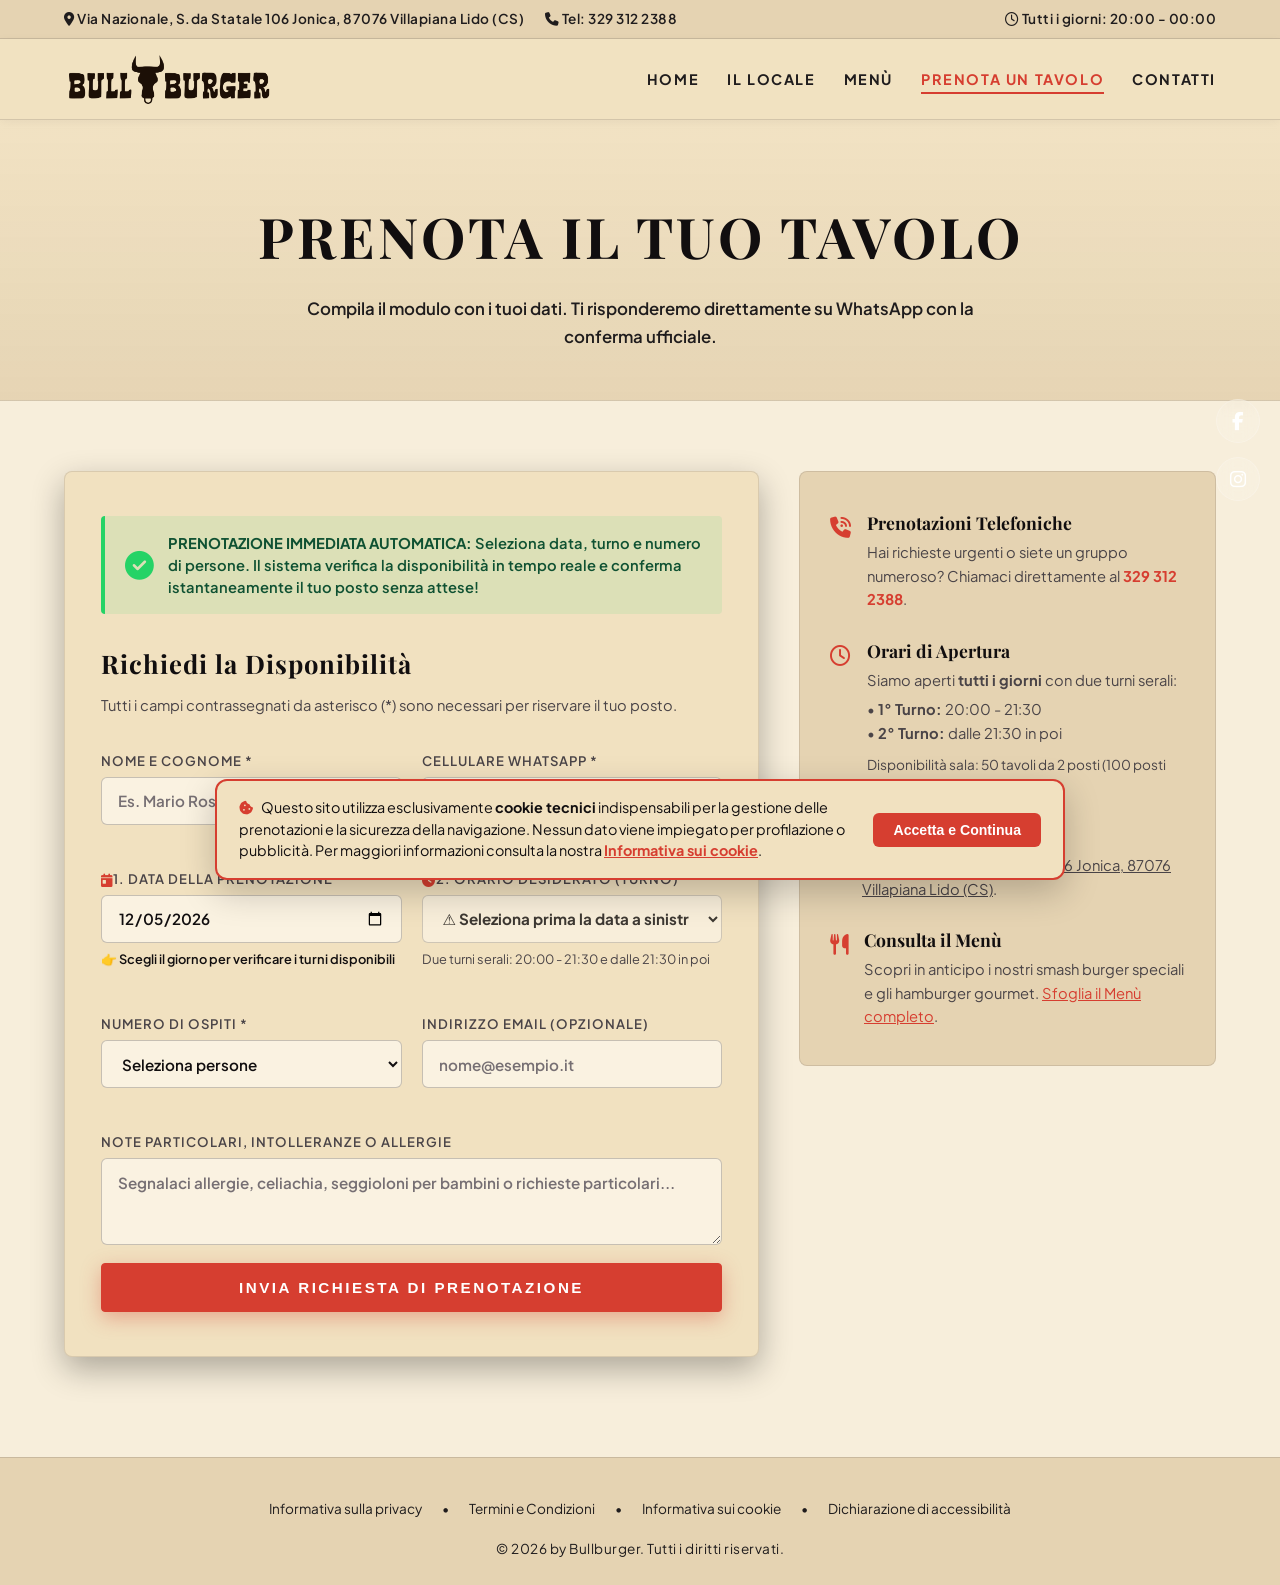
<file: prenota.html>
<!DOCTYPE html>
<html lang="it">
<head>
  <meta charset="UTF-8">
  <meta name="viewport" content="width=device-width, initial-scale=1.0">
  <title>Prenota un Tavolo | Bullburger</title>
  
    <!-- Favicon & Icona Safari / Apple Touch -->
  <link rel="icon" type="image/png" sizes="32x32" href="foto/icon.png?v=3">
  <link rel="icon" type="image/png" sizes="16x16" href="foto/icon.png?v=3">
  <link rel="apple-touch-icon" sizes="180x180" href="foto/icon.png?v=3">
  <link rel="shortcut icon" href="foto/icon.png?v=3">
  <meta name="description" content="Prenota comodamente online un tavolo da Bullburger a Villapiana Lido. Riceverai la conferma ufficiale direttamente su WhatsApp.">
  
  <!-- Font Google -->
  <link rel="preconnect" href="https://fonts.googleapis.com">
  <link rel="preconnect" href="https://fonts.gstatic.com" crossorigin>
  <link href="https://fonts.googleapis.com/css2?family=Playfair+Display:ital,wght@0,500;0,700;0,900;1,400&family=Plus+Jakarta+Sans:wght@300;400;500;600;700&display=swap" rel="stylesheet">
  
  <!-- Icone FontAwesome -->
  <link rel="stylesheet" href="https://cdnjs.cloudflare.com/ajax/libs/font-awesome/6.5.1/css/all.min.css">
  
  <!-- Stili -->
    <!-- Stili Principali (Dual Link Failsafe) -->
  <link rel="stylesheet" href="css/styles.css">
  <link rel="stylesheet" href="styles.css">
</head>
<body>

  <!-- Barra Superiore Info Contatto -->
  <div class="top-bar">
    <div class="container">
      <div class="top-bar-contact">
        <span><i class="fa-solid fa-location-dot"></i> <a href="https://www.google.com/maps/place/Bull+Burger/@39.8053935,16.3968208,13z/data=!4m21!1m14!4m13!1m4!2m2!1d16.3879341!2d39.8195049!4e1!1m6!1m2!1s0x133f5fc4a03ec043:0x80ad513960d73089!2sBull+Burger,+Via+Nazionale,+S.da+Statale+106+Jonica,+87076+Villapiana+Lido+CS!2m2!1d16.4871083!2d39.8060219!3e0!3m5!1s0x133f5fc4a03ec043:0x80ad513960d73089!8m2!3d39.8060219!4d16.4871083!16s%2Fg%2F11gjj9by7s?entry=ttu" target="_blank" rel="noopener" class="topbar-address-link" data-contact-address>Via Nazionale, S.da Statale 106 Jonica, 87076 Villapiana Lido (CS)</a></span>
        <span><i class="fa-solid fa-phone"></i> Tel: <a href="tel:3293122388" data-contact-phone>329 312 2388</a></span>
      </div>
      <div class="top-bar-hours">
        <span><i class="fa-regular fa-clock"></i> <span data-contact-hours>Tutti i giorni 20:00 - 00:00</span></span>
      </div>
    </div>
  </div>

  <!-- Barra di Navigazione Principale -->
  <nav class="navbar">
    <div class="container nav-container">
      <a href="index.html" class="brand-logo" aria-label="Bullburger Home">
        <img src="foto/logo-2.png" alt="Bullburger" class="navbar-logo-img" style="max-height: 52px; width: auto; object-fit: contain; display: block;">
      </a>

      <ul class="nav-links">
        <li><a href="index.html">HOME</a></li>
        <li><a href="index.html#il-locale">IL LOCALE</a></li>
        <li><a href="menu.html">MENÙ</a></li>
        <li><a href="prenota.html" class="active">PRENOTA UN TAVOLO</a></li>
        <li><a href="index.html#contatti">CONTATTI</a></li>
      </ul>

      <button class="mobile-toggle" aria-label="Menù Mobile">
        <i class="fa-solid fa-bars"></i>
      </button>
    </div>
  </nav>

  <!-- Floating Social Icons con Link Ufficiali -->
  <aside class="floating-socials">
    <a href="https://www.facebook.com/bullburger/?locale=it_IT" class="social-circle social-fb" target="_blank" rel="noopener" aria-label="Facebook"><i class="fa-brands fa-facebook-f"></i></a>
    <a href="https://www.instagram.com/bullburgervillapiana/" class="social-circle social-ig" target="_blank" rel="noopener" aria-label="Instagram"><i class="fa-brands fa-instagram"></i></a>
  </aside>

  <!-- Banner Pagina Prenotazioni -->
  <section class="page-banner">
    <div class="container">
      <h1 class="page-banner-title">PRENOTA IL TUO TAVOLO</h1>
      <p class="page-banner-subtitle">Compila il modulo con i tuoi dati. Ti risponderemo direttamente su WhatsApp con la conferma ufficiale.</p>
    </div>
  </section>

  <!-- Sezione Form di Prenotazione + Informazioni -->
  <main class="booking-section">
    <div class="container booking-wrapper">
      
      <!-- Modulo Prenotazione -->
      <div class="reservation-box">
        
        <!-- Avviso Numero WhatsApp -->
        <div class="whatsapp-notice-card">
          <i class="fa-solid fa-circle-check" style="color: var(--accent-green);"></i>
          <p><strong>PRENOTAZIONE IMMEDIATA AUTOMATICA:</strong> Seleziona data, turno e numero di persone. Il sistema verifica la disponibilità in tempo reale e conferma istantaneamente il tuo posto senza attese!</p>
        </div>

        <h2 class="form-title">Richiedi la Disponibilità</h2>
        <p class="form-subtitle">Tutti i campi contrassegnati da asterisco (*) sono necessari per riservare il tuo posto.</p>

        <!-- Form configurato anche per Netlify Forms -->
        <form id="reservation-form" name="prenotazioni" method="POST" data-netlify="true">
          <input type="hidden" name="form-name" value="prenotazioni">

          <div class="form-grid">
            <div class="form-group">
              <label for="res-name">Nome e Cognome *</label>
              <input type="text" id="res-name" name="nome" placeholder="Es. Mario Rossi" required>
            </div>
            <div class="form-group">
              <label for="res-phone">Cellulare WhatsApp *</label>
              <input type="tel" id="res-phone" name="telefono" placeholder="Es. 340 123 4567" required>
            </div>
          </div>

          <div class="form-grid">
            <div class="form-group">
              <label for="res-date"><i class="fa-solid fa-calendar-day" style="color: var(--accent-red);"></i> 1. Data della Prenotazione *</label>
              <input type="date" id="res-date" name="data" required autocomplete="off">
              <small style="display: block; margin-top: 6px; font-size: 0.80rem; color: var(--text-dark); font-weight: 600;">
                👉 Scegli il giorno per verificare i turni disponibili
              </small>
            </div>
            <div class="form-group">
              <label for="res-time"><i class="fa-solid fa-clock" style="color: var(--accent-red);"></i> 2. Orario Desiderato (Turno) *</label>
              <select id="res-time" name="orario" required disabled style="opacity: 0.8; cursor: not-allowed; background-color: #f1e1c0; color: #5a5457; font-weight: 700;">
                <option value="" disabled selected>⚠️ Seleziona prima la data a sinistra</option>
              </select>
              <small id="time-hint" style="display: block; margin-top: 6px; font-size: 0.80rem; color: var(--text-muted);">
                Due turni serali: 20:00 - 21:30 e dalle 21:30 in poi
              </small>
              <div id="shift-availability-notice" style="display: none; margin-top: 8px; padding: 10px 14px; background: rgba(214, 62, 48, 0.12); border: 1.5px solid var(--accent-red); border-radius: 6px; font-size: 0.88rem; font-weight: 700; color: var(--accent-red);"></div>
            </div>
          </div>

          <div class="form-grid">
            <div class="form-group">
              <label for="res-guests">Numero di Ospiti *</label>
              <select id="res-guests" name="ospiti" required>
                <option value="" disabled selected>Seleziona persone</option>
                <option value="1">1 Persona</option>
                <option value="2">2 Persone</option>
                <option value="3">3 Persone</option>
                <option value="4">4 Persone</option>
                <option value="5">5 Persone</option>
                <option value="6">6 Persone</option>
                <option value="7">7 Persone</option>
                <option value="8">8 Persone</option>
                <option value="9">9 Persone</option>
                <option value="10">10 Persone</option>
                <option value="11">11 Persone</option>
                <option value="12">12 Persone</option>
                <option value="13">13 Persone</option>
                <option value="14">14 Persone</option>
                <option value="15">15 Persone</option>
                <option value="16">16 Persone</option>
                <option value="18">18 Persone</option>
                <option value="20">20 Persone</option>
              </select>
            </div>
            <div class="form-group">
              <label for="res-email">Indirizzo Email (opzionale)</label>
              <input type="email" id="res-email" name="email" placeholder="nome@esempio.it">
            </div>
          </div>

          <div class="form-group">
            <label for="res-notes">Note particolari, intolleranze o allergie</label>
            <textarea id="res-notes" name="note" rows="3" placeholder="Segnalaci allergie, celiachia, seggioloni per bambini o richieste particolari..."></textarea>
          </div>

          <button type="submit" class="btn-primary" style="margin-top: 10px;">INVIA RICHIESTA DI PRENOTAZIONE</button>
        </form>

        <!-- Scheda Esito Ricezione Prenotazione -->
        <div id="booking-success-card" class="booking-success-box">
          <div class="success-icon"><i class="fa-solid fa-circle-check"></i></div>
          <h3 class="success-title">Prenotazione Confermata!</h3>
          <p class="success-subtitle">Il tuo posto da Bull Burger è riservato con successo. Ti aspettiamo!</p>
          
          <div class="booking-summary-pill">
            <span id="confirmed-date-time">Data e Turno</span> • <span id="confirmed-guests">Ospiti</span>
          </div>

          <div class="booking-confirmed-card">
            <div class="confirmed-row">
              <span class="row-label"><i class="fa-solid fa-ticket"></i> Codice:</span>
              <strong id="confirmed-code" class="code-value">BULL_...</strong>
            </div>
            <div class="confirmed-row">
              <span class="row-label"><i class="fa-solid fa-user"></i> Intestata a:</span>
              <strong id="confirmed-name">...</strong>
            </div>
            <div class="confirmed-row">
              <span class="row-label"><i class="fa-solid fa-users"></i> Persone:</span>
              <strong id="confirmed-guests-detail" style="color: var(--text-dark); font-weight: 700;">...</strong>
            </div>
          </div>

          <p class="booking-note">In caso di variazioni o ritardo puoi contattarci al <a href="tel:3293122388">329 312 2388</a>.</p>
          <a href="index.html" class="btn-secondary-hero" style="display: inline-block; width: auto; margin-top: 18px; padding: 10px 28px;">TORNA ALLA HOME</a>
        </div>
      </div>

      <!-- Info Box Laterale -->
      <aside class="booking-info-box">
        <div class="info-item">
          <div class="info-icon"><i class="fa-solid fa-phone-volume"></i></div>
          <div class="info-content">
            <h4>Prenotazioni Telefoniche</h4>
            <p>Hai richieste urgenti o siete un gruppo numeroso? Chiamaci direttamente al <a href="tel:3293122388" data-contact-phone style="color: var(--accent-gold); font-weight:700;">329 312 2388</a>.</p>
          </div>
        </div>

        <div class="info-item">
          <div class="info-icon"><i class="fa-regular fa-clock"></i></div>
          <div class="info-content">
            <h4>Orari di Apertura</h4>
            <p>Siamo aperti <strong>tutti i giorni</strong> con due turni serali:</p>
            <p style="margin-top: 6px;">• <strong>1° Turno:</strong> 20:00 - 21:30<br>• <strong>2° Turno:</strong> dalle 21:30 in poi</p>
            <p style="font-size: 0.85rem; color: var(--text-muted); margin-top: 8px;">Disponibilità sala: 50 tavoli da 2 posti (100 posti complessivi per turno).</p>
          </div>
        </div>

        <div class="info-item">
          <div class="info-icon"><i class="fa-solid fa-location-dot"></i></div>
          <div class="info-content">
            <h4>Dove Siamo</h4>
            <p><a href="https://www.google.com/maps/place/Bull+Burger/@39.8053935,16.3968208,13z/data=!4m21!1m14!4m13!1m4!2m2!1d16.3879341!2d39.8195049!4e1!1m6!1m2!1s0x133f5fc4a03ec043:0x80ad513960d73089!2sBull+Burger,+Via+Nazionale,+S.da+Statale+106+Jonica,+87076+Villapiana+Lido+CS!2m2!1d16.4871083!2d39.8060219!3e0!3m5!1s0x133f5fc4a03ec043:0x80ad513960d73089!8m2!3d39.8060219!4d16.4871083!16s%2Fg%2F11gjj9by7s?entry=ttu" target="_blank" rel="noopener" style="color: inherit; text-decoration: underline;">Via Nazionale, S.da Statale 106 Jonica, 87076 Villapiana Lido (CS)</a>.</p>
          </div>
        </div>

        <div class="info-item">
          <div class="info-icon"><i class="fa-solid fa-utensils"></i></div>
          <div class="info-content">
            <h4>Consulta il Menù</h4>
            <p>Scopri in anticipo i nostri smash burger speciali e gli hamburger gourmet. <a href="menu.html" style="color: var(--accent-gold); text-decoration: underline;">Sfoglia il Menù completo</a>.</p>
          </div>
        </div>
      </aside>

    </div>
  </main>

  <!-- Footer -->
  <footer class="footer">
    <div class="container">
      <div class="footer-links">
        <a href="privacy.html">Informativa sulla privacy</a>
        <span>•</span>
        <a href="termini.html">Termini e Condizioni</a>
        <span>•</span>
        <a href="cookie.html">Informativa sui cookie</a>
        <span>•</span>
        <a href="accessibilita.html">Dichiarazione di accessibilità</a>
      </div>
      <p class="footer-copy">© 2026 by <span data-brand-name>Bullburger</span>. Tutti i diritti riservati.</p>
    </div>
  </footer>

  <!-- File JavaScript -->
  <script src="js/config.js"></script>
  <script src="js/script.js?v=5.0"></script>

  <script>
    // CONTROLLO OBBLIGATORIO DELLA DATA E VERIFICA POSTI PER TURNO (BULL BURGER)
    (function() {
      const form = document.getElementById('reservation-form');
      const successCard = document.getElementById('booking-success-card');
      const dateInput = document.getElementById('res-date');
      const timeSelect = document.getElementById('res-time');
      const guestsSelect = document.getElementById('res-guests');
      const noticeEl = document.getElementById('shift-availability-notice');
      const submitBtn = form ? form.querySelector('button[type="submit"]') : null;

      const SHEET_ID = '1Xpp-soY_AA9UGtxy_feMHO7Qjsg1n1s0CD7lFzBCgV4';
      const GVIZ_URL = `https://docs.google.com/spreadsheets/d/${SHEET_ID}/gviz/tq?tqx=out:json&tq=select%20*`;
      const APPS_SCRIPT_URL = 'https://script.google.com/macros/s/AKfycbyFO2Zf7hi5SjHnMQLM2o9pt2CEKlXqQlRfmBueAWOiDz5REyTUpWpK39W270ktiNI5RA/exec';

      function getLocalTodayIso() {
        const d = new Date();
        const year = d.getFullYear();
        const month = String(d.getMonth() + 1).padStart(2, '0');
        const day = String(d.getDate()).padStart(2, '0');
        return `${year}-${month}-${day}`;
      }

      // Imposta data minima = oggi e lascia il campo vuoto per forzare la scelta del giorno
      if (dateInput) {
        dateInput.min = getLocalTodayIso();
        dateInput.value = '';
      }

      // Blocca turno finché la data non viene selezionata
      if (timeSelect) {
        timeSelect.disabled = true;
        timeSelect.style.opacity = '0.8';
        timeSelect.style.cursor = 'not-allowed';
        timeSelect.style.backgroundColor = '#f1e1c0';
        timeSelect.innerHTML = '<option value="" disabled selected>⚠️ Seleziona prima la data a sinistra</option>';
      }

      function toIso(d) {
        if (!d) return '';
        const s = String(d).trim();
        const mGviz = s.match(/Date\s*\(\s*(\d{4})\s*,\s*(\d{1,2})\s*,\s*(\d{1,2})/i);
        if (mGviz) {
          const y = mGviz[1];
          const m = String(parseInt(mGviz[2], 10) + 1).padStart(2, '0');
          const day = String(parseInt(mGviz[3], 10)).padStart(2, '0');
          return `${y}-${m}-${day}`;
        }
        const mIso = s.match(/^(\d{4})-(\d{2})-(\d{2})/);
        if (mIso) return `${mIso[1]}-${mIso[2]}-${mIso[3]}`;
        const mIt = s.match(/^(\d{1,2})[\/\-](\d{1,2})[\/\-](\d{4})/);
        if (mIt) return `${mIt[3]}-${mIt[2].padStart(2, '0')}-${mIt[1].padStart(2, '0')}`;
        return s;
      }

      function isTurno1(tStr) {
        if (!tStr) return false;
        const s = String(tStr).toLowerCase().trim();
        if (s.includes('2°') || s.includes('secondo') || s.includes('dalle 21:30') || s.startsWith('21:30')) return false;
        return s.includes('1°') || s.includes('primo') || s.includes('20:00') || s.includes('1');
      }

      function isTurno2(tStr) {
        if (!tStr) return false;
        const s = String(tStr).toLowerCase().trim();
        if (s.includes('2°') || s.includes('secondo') || s.includes('dalle 21:30') || s.startsWith('21:30')) return true;
        if (s.includes('21:30') && !s.includes('20:00')) return true;
        return false;
      }

      let allSheetBookings = [];

      async function fetchLiveBookings() {
        try {
          const res = await fetch(GVIZ_URL);
          const txt = await res.text();
          const match = txt.match(/google\.visualization\.Query\.setResponse\((.*)\);/);
          if (match) {
            const json = JSON.parse(match[1]);
            if (json && json.table && Array.isArray(json.table.rows)) {
              const list = [];
              json.table.rows.forEach(r => {
                if (!r || !r.c) return;
                const c = r.c;
                const val = idx => c[idx] ? ((c[idx].f !== null && c[idx].f !== undefined && c[idx].f !== '') ? c[idx].f : ((c[idx].v !== null && c[idx].v !== undefined) ? c[idx].v : '')) : '';
                const bId = String(val(0));
                if (!bId || bId.toLowerCase().includes('id')) return;
                list.push({
                  id: bId,
                  date: toIso(val(4)),
                  time: String(val(5)),
                  guests: parseInt(val(6), 10) || 2,
                  tables: parseInt(val(7), 10) || Math.ceil((parseInt(val(6), 10) || 2) / 2),
                  status: String(val(8) || 'Confermata')
                });
              });
              allSheetBookings = list;
              return list;
            }
          }
        } catch(e) {
          console.warn('GVIZ load error:', e);
        }

        try {
          const resp = await fetch(APPS_SCRIPT_URL);
          const res = await resp.json();
          if (res && res.status === 'success' && Array.isArray(res.data)) {
            allSheetBookings = res.data.map(b => ({
              id: String(b.id),
              date: toIso(b.date),
              time: String(b.time || ''),
              guests: parseInt(b.guests, 10) || 2,
              tables: parseInt(b.tables, 10) || Math.ceil((parseInt(b.guests, 10) || 2) / 2),
              status: String(b.status || 'Confermata')
            }));
            return allSheetBookings;
          }
        } catch(err) {
          console.warn('Apps Script load error:', err);
        }

        return allSheetBookings;
      }

      // Funzione che aggiorna i turni appena viene scelta la data
      async function onDateSelected() {
        if (!dateInput || !dateInput.value) {
          if (timeSelect) {
            timeSelect.disabled = true;
            timeSelect.style.opacity = '0.8';
            timeSelect.style.cursor = 'not-allowed';
            timeSelect.style.backgroundColor = '#f1e1c0';
            timeSelect.innerHTML = '<option value="" disabled selected>⚠️ Seleziona prima la data a sinistra</option>';
          }
          if (noticeEl) noticeEl.style.display = 'none';
          return;
        }

        const chosenDate = toIso(dateInput.value);
        const guests = guestsSelect ? (parseInt(guestsSelect.value, 10) || 2) : 2;
        const neededTables = Math.ceil(guests / 2);

        if (timeSelect) {
          timeSelect.disabled = true;
          timeSelect.style.opacity = '0.85';
          timeSelect.style.cursor = 'wait';
          timeSelect.style.backgroundColor = '#faf2e1';
          timeSelect.innerHTML = '<option value="" disabled selected>⏳ Controllo posti disponibili sul Foglio Google...</option>';
        }

        const bookings = await fetchLiveBookings();
        const activeToday = bookings.filter(b => {
          return (toIso(b.date) === chosenDate) &&
                 !String(b.status || '').toLowerCase().includes('annull') &&
                 !String(b.status || '').toLowerCase().includes('rifiut');
        });

        let occ1 = 0;
        let occ2 = 0;
        activeToday.forEach(b => {
          const t = b.tables || Math.ceil(b.guests / 2);
          if (isTurno1(b.time)) occ1 += t;
          else if (isTurno2(b.time)) occ2 += t;
        });

        // Capienza totale per turno: 50 tavoli da 2 posti (100 coperti max)
        const avail1 = Math.max(0, 50 - occ1);
        const avail2 = Math.max(0, 50 - occ2);

        const canBook1 = (avail1 >= neededTables);
        const canBook2 = (avail2 >= neededTables);

        if (timeSelect) {
          timeSelect.disabled = false;
          timeSelect.style.opacity = '1';
          timeSelect.style.cursor = 'pointer';
          timeSelect.style.backgroundColor = '#ffffff';

          let optionsHtml = '<option value="" disabled selected>Seleziona il turno desiderato</option>';

          // 1° Turno
          if (canBook1) {
            optionsHtml += '<option value="20:00">1° Turno (20:00 - 21:30)</option>';
          } else {
            optionsHtml += '<option value="20:00" disabled style="color: #8e888b; background-color: #ede4d1; font-style: italic;">1° Turno (20:00 - 21:30) (posti esauriti)</option>';
          }

          // 2° Turno
          if (canBook2) {
            optionsHtml += '<option value="21:30">2° Turno (dalle 21:30 in poi)</option>';
          } else {
            optionsHtml += '<option value="21:30" disabled style="color: #8e888b; background-color: #ede4d1; font-style: italic;">2° Turno (dalle 21:30 in poi) (posti esauriti)</option>';
          }

          timeSelect.innerHTML = optionsHtml;
        }

        // Se entrambi i turni sono esauriti
        if (!canBook1 && !canBook2) {
          if (noticeEl) {
            noticeEl.style.display = 'block';
            noticeEl.innerHTML = '<i class="fa-solid fa-circle-exclamation"></i> Tutti i posti per questa data sono esauriti (100 coperti max per turno raggiunti). Ti invitiamo a selezionare un\'altra data.';
          }
          if (submitBtn) {
            submitBtn.disabled = true;
            submitBtn.style.opacity = '0.5';
            submitBtn.style.cursor = 'not-allowed';
          }
        } else {
          if (noticeEl) noticeEl.style.display = 'none';
          if (submitBtn) {
            submitBtn.disabled = false;
            submitBtn.style.opacity = '1';
            submitBtn.style.cursor = 'pointer';
          }
        }
      }

      if (dateInput) {
        dateInput.addEventListener('change', onDateSelected);
        dateInput.addEventListener('input', onDateSelected);
      }

      if (guestsSelect) {
        guestsSelect.addEventListener('change', () => {
          if (dateInput && dateInput.value) {
            onDateSelected();
          }
        });
      }

      // Pre-carica i dati dal foglio all'apertura della pagina
      fetchLiveBookings();

      // Blocco ferreo al submit se il turno scelto è esaurito
      if (form) {
        form.addEventListener('submit', function(e) {
          if (!dateInput.value) {
            e.preventDefault();
            alert('Seleziona prima la data della prenotazione.');
            dateInput.focus();
            return false;
          }
          const chosenTurno = timeSelect ? timeSelect.value : '';
          if (!chosenTurno) {
            e.preventDefault();
            alert('Seleziona un turno disponibile per la data scelta.');
            timeSelect.focus();
            return false;
          }
          const opt = timeSelect ? timeSelect.querySelector(`option[value="${chosenTurno}"]`) : null;
          if (opt && opt.disabled) {
            e.preventDefault();
            e.stopImmediatePropagation();
            alert('Attenzione: i posti per questo turno sono esauriti. Scegli un altro turno o un\'altra data.');
            return false;
          }
        }, true);
      }
    })();
  </script>

</body>
</html>
</file>
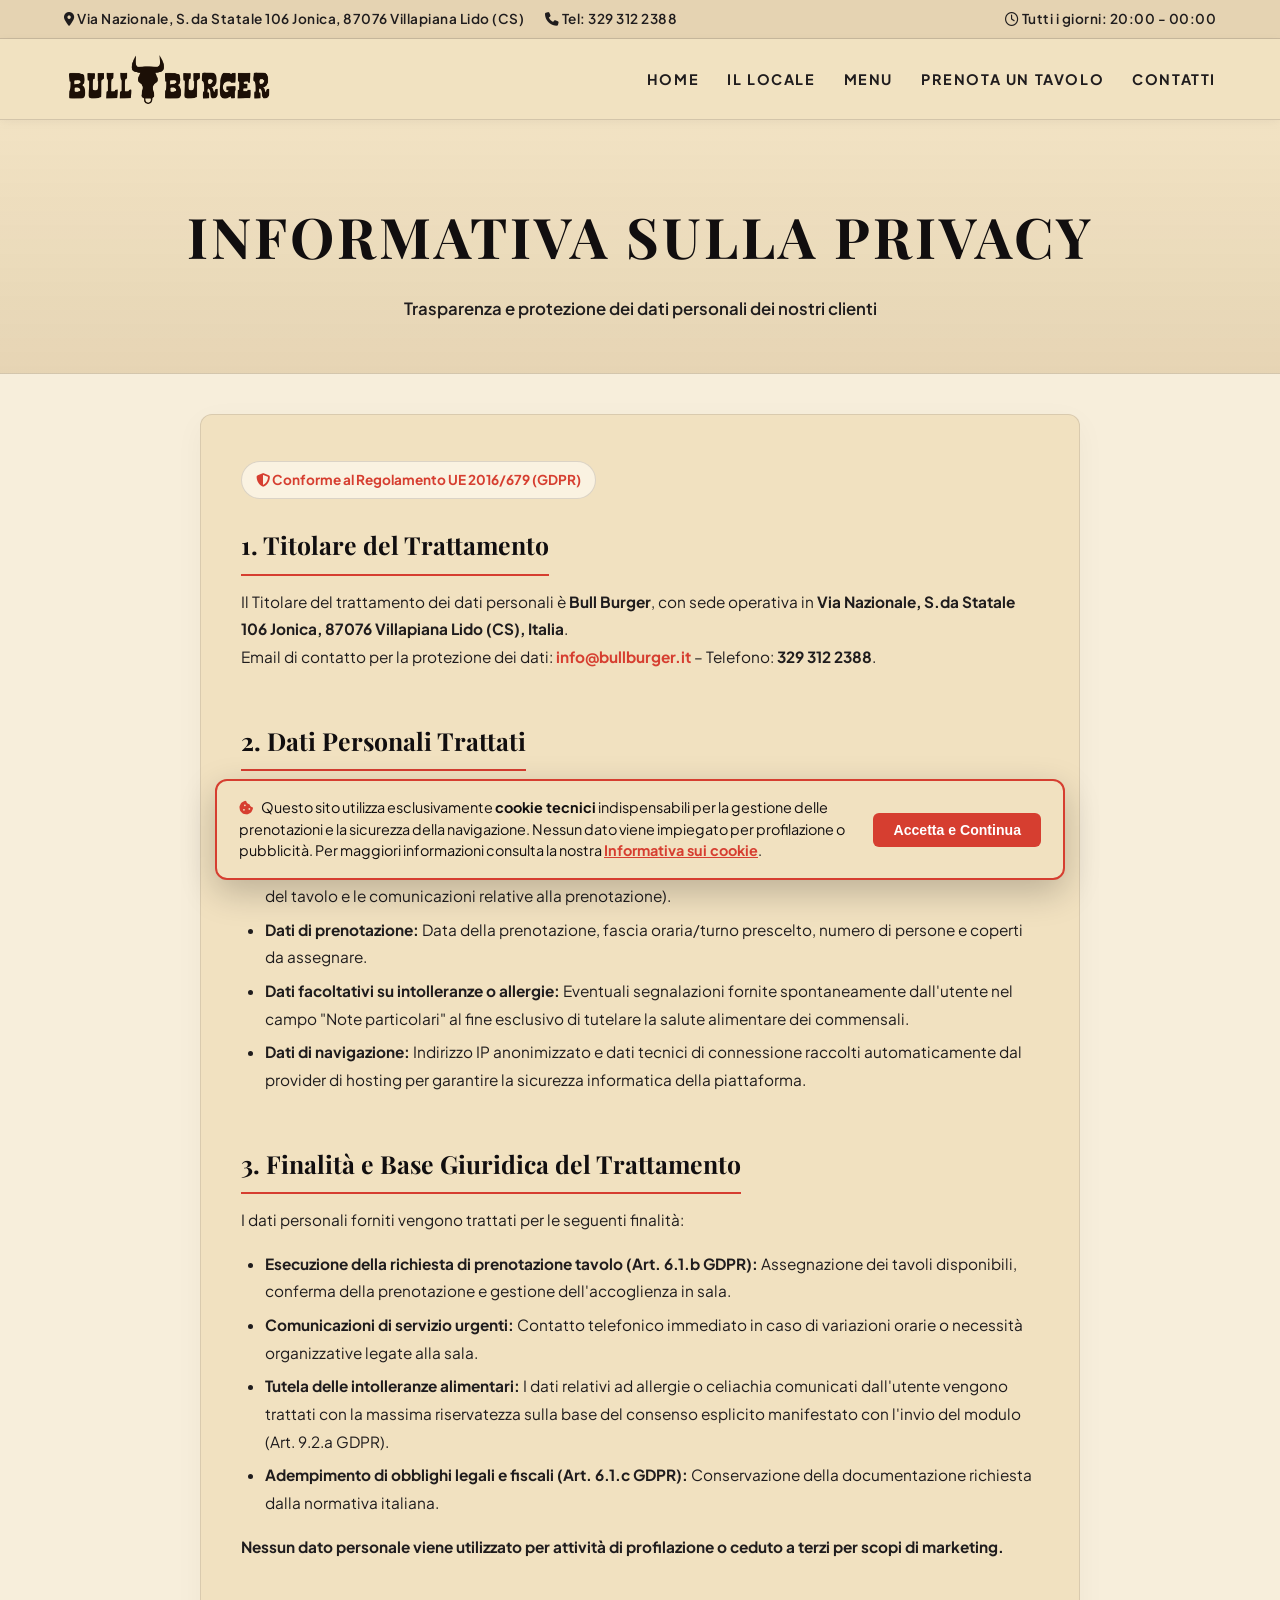
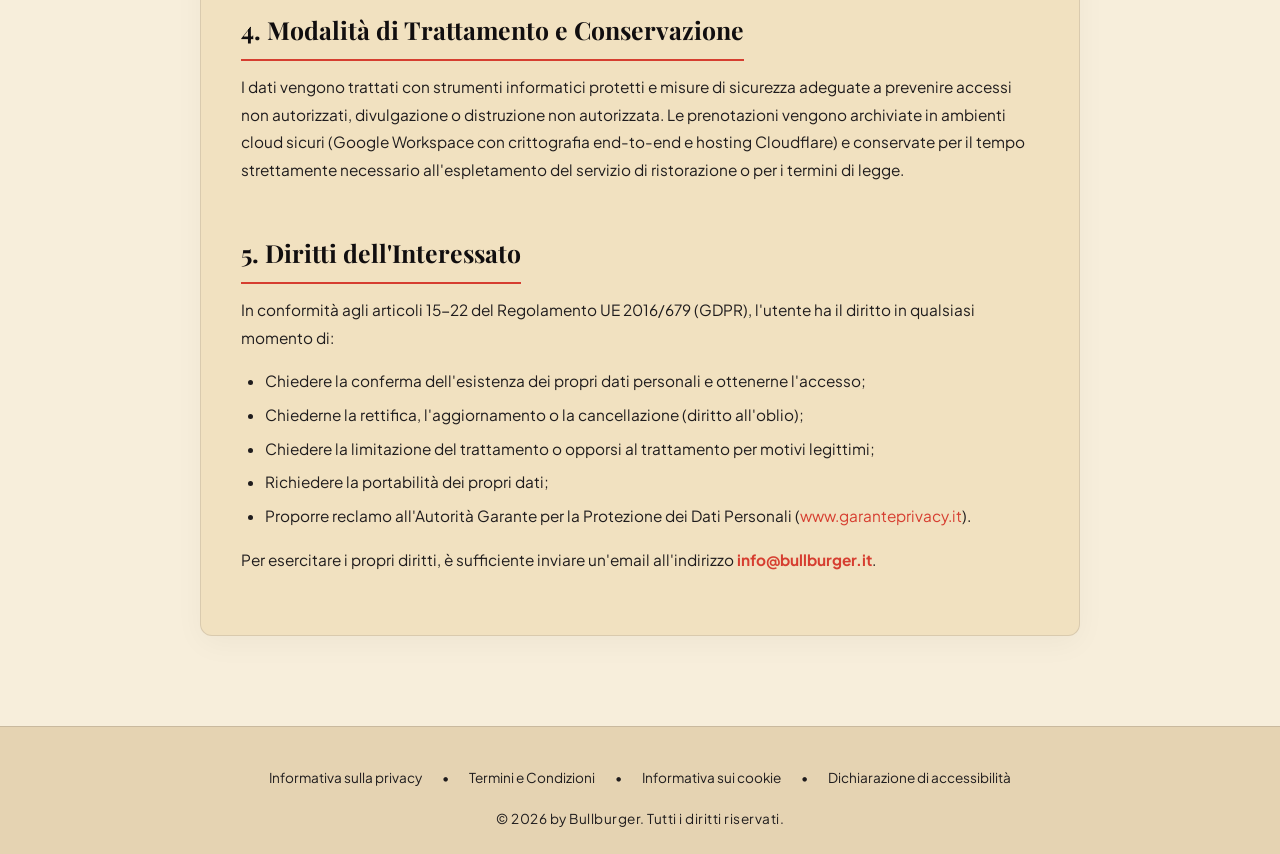
<file: privacy.html>
<!DOCTYPE html>
<html lang="it">
<head>
  <meta charset="UTF-8">
  <meta name="viewport" content="width=device-width, initial-scale=1.0">
  <title>INFORMATIVA SULLA PRIVACY | Bullburger</title>
  
  <!-- Favicon & Icona Safari / Apple Touch -->
  <link rel="icon" type="image/png" href="foto/icon.png">
  <link rel="shortcut icon" type="image/png" href="foto/icon.png">
  <link rel="apple-touch-icon" href="foto/icon.png">
  
  <!-- Font Google -->
  <link rel="preconnect" href="https://fonts.googleapis.com">
  <link rel="preconnect" href="https://fonts.gstatic.com" crossorigin>
  <link href="https://fonts.googleapis.com/css2?family=Playfair+Display:ital,wght@0,500;0,700;0,900;1,400&family=Plus+Jakarta+Sans:wght@300;400;500;600;700;800&display=swap" rel="stylesheet">
  
  <!-- Icone FontAwesome -->
  <link rel="stylesheet" href="https://cdnjs.cloudflare.com/ajax/libs/font-awesome/6.5.1/css/all.min.css">
  
  <!-- Stili -->
  <link rel="stylesheet" href="css/styles.css">

  <style>
    .legal-container {
      max-width: 920px;
      margin: 40px auto 90px;
      padding: 0 20px;
    }
    .legal-card {
      background-color: var(--bg-card, #f1e1c0);
      border: 1.5px solid var(--border-card, rgba(43, 39, 41, 0.12));
      border-radius: 12px;
      padding: 46px 40px;
      box-shadow: 0 8px 30px rgba(0, 0, 0, 0.04);
      color: var(--text-dark, #110e0f);
      line-height: 1.8;
    }
    .legal-card h2 {
      font-family: var(--font-serif);
      font-size: 1.55rem;
      margin: 32px 0 12px;
      color: var(--text-dark);
      border-bottom: 2px solid var(--accent-red);
      padding-bottom: 6px;
      display: inline-block;
    }
    .legal-card h2:first-of-type {
      margin-top: 0;
    }
    .legal-card h3 {
      font-size: 1.15rem;
      margin: 20px 0 8px;
      color: var(--text-dark);
    }
    .legal-card p, .legal-card ul {
      margin-bottom: 16px;
      font-size: 0.96rem;
      color: var(--text-main);
    }
    .legal-card ul {
      padding-left: 24px;
    }
    .legal-card li {
      margin-bottom: 6px;
    }
    .legal-badge {
      display: inline-block;
      background: #faf2e1;
      border: 1px solid rgba(43, 39, 41, 0.15);
      padding: 6px 14px;
      border-radius: 20px;
      font-size: 0.85rem;
      font-weight: 700;
      color: var(--accent-red);
      margin-bottom: 24px;
    }
    @media (max-width: 768px) {
      .legal-card {
        padding: 28px 20px;
      }
      .legal-card h2 {
        font-size: 1.35rem;
      }
    }
  </style>
</head>
<body>

  <!-- Barra Superiore Info Contatto -->
  <div class="top-bar">
    <div class="container">
      <div class="top-bar-contact">
        <span><i class="fa-solid fa-location-dot"></i> <a href="https://www.google.com/maps/place/Bull+Burger/@39.8053935,16.3968208,13z/data=!4m21!1m14!4m13!1m4!2m2!1d16.3879341!2d39.8195049!4e1!1m6!1m2!1s0x133f5fc4a03ec043:0x80ad513960d73089!2sBull+Burger,+Via+Nazionale,+S.da+Statale+106+Jonica,+87076+Villapiana+Lido+CS!2m2!1d16.4871083!2d39.8060219!3e0!3m5!1s0x133f5fc4a03ec043:0x80ad513960d73089!8m2!3d39.8060219!4d16.4871083!16s%2Fg%2F11gjj9by7s?entry=ttu" target="_blank" rel="noopener" class="topbar-address-link" data-contact-address>Via Nazionale, S.da Statale 106 Jonica, 87076 Villapiana Lido (CS)</a></span>
        <span><i class="fa-solid fa-phone"></i> Tel: <a href="tel:3293122388" data-contact-phone>329 312 2388</a></span>
      </div>
      <div class="top-bar-hours">
        <span><i class="fa-regular fa-clock"></i> <span data-contact-hours>Tutti i giorni: 20:00 - 00:00</span></span>
      </div>
    </div>
  </div>

  <!-- Barra di Navigazione Principale -->
  <nav class="navbar">
    <div class="container nav-container">
      <a href="index.html" class="brand-logo" aria-label="Bullburger Home">
        <img src="foto/logo-2.png" alt="Bullburger" class="navbar-logo-img">
      </a>

      <ul class="nav-links">
        <li><a href="index.html">HOME</a></li>
        <li><a href="index.html#il-locale">IL LOCALE</a></li>
        <li><a href="menu.html">MENU</a></li>
        <li><a href="prenota.html">PRENOTA UN TAVOLO</a></li>
        <li><a href="index.html#contatti">CONTATTI</a></li>
      </ul>

      <button class="mobile-toggle" aria-label="Menu Mobile">
        <i class="fa-solid fa-bars"></i>
      </button>
    </div>
  </nav>

  <!-- Banner Pagina -->
  <section class="page-banner">
    <div class="container">
      <h1 class="page-banner-title">INFORMATIVA SULLA PRIVACY</h1>
      <p class="page-banner-subtitle">Trasparenza e protezione dei dati personali dei nostri clienti</p>
    </div>
  </section>

  <!-- Contenuto Legale -->
  <main class="legal-container">
    <div class="legal-card">
      <div class="legal-badge"><i class="fa-solid fa-shield-halved"></i> Conforme al Regolamento UE 2016/679 (GDPR)</div><br>
      
<h2>1. Titolare del Trattamento</h2>
<p>Il Titolare del trattamento dei dati personali è <strong>Bull Burger</strong>, con sede operativa in <strong>Via Nazionale, S.da Statale 106 Jonica, 87076 Villapiana Lido (CS), Italia</strong>.<br>
Email di contatto per la protezione dei dati: <a href="mailto:info@bullburger.it" style="color: var(--accent-red); font-weight: 700;">info@bullburger.it</a> – Telefono: <strong>329 312 2388</strong>.</p>

<h2>2. Dati Personali Trattati</h2>
<p>Attraverso questo sito web, raccogliamo esclusivamente i dati strettamente necessari alla gestione della prenotazione dei tavoli e all'erogazione del servizio di ristorazione:</p>
<ul>
  <li><strong>Dati di contatto e identificativi:</strong> Nome e cognome, recapito telefonico cellulare (utilizzato per la gestione del tavolo e le comunicazioni relative alla prenotazione).</li>
  <li><strong>Dati di prenotazione:</strong> Data della prenotazione, fascia oraria/turno prescelto, numero di persone e coperti da assegnare.</li>
  <li><strong>Dati facoltativi su intolleranze o allergie:</strong> Eventuali segnalazioni fornite spontaneamente dall'utente nel campo "Note particolari" al fine esclusivo di tutelare la salute alimentare dei commensali.</li>
  <li><strong>Dati di navigazione:</strong> Indirizzo IP anonimizzato e dati tecnici di connessione raccolti automaticamente dal provider di hosting per garantire la sicurezza informatica della piattaforma.</li>
</ul>

<h2>3. Finalità e Base Giuridica del Trattamento</h2>
<p>I dati personali forniti vengono trattati per le seguenti finalità:</p>
<ul>
  <li><strong>Esecuzione della richiesta di prenotazione tavolo (Art. 6.1.b GDPR):</strong> Assegnazione dei tavoli disponibili, conferma della prenotazione e gestione dell'accoglienza in sala.</li>
  <li><strong>Comunicazioni di servizio urgenti:</strong> Contatto telefonico immediato in caso di variazioni orarie o necessità organizzative legate alla sala.</li>
  <li><strong>Tutela delle intolleranze alimentari:</strong> I dati relativi ad allergie o celiachia comunicati dall'utente vengono trattati con la massima riservatezza sulla base del consenso esplicito manifestato con l'invio del modulo (Art. 9.2.a GDPR).</li>
  <li><strong>Adempimento di obblighi legali e fiscali (Art. 6.1.c GDPR):</strong> Conservazione della documentazione richiesta dalla normativa italiana.</li>
</ul>
<p><strong>Nessun dato personale viene utilizzato per attività di profilazione o ceduto a terzi per scopi di marketing.</strong></p>

<h2>4. Modalità di Trattamento e Conservazione</h2>
<p>I dati vengono trattati con strumenti informatici protetti e misure di sicurezza adeguate a prevenire accessi non autorizzati, divulgazione o distruzione non autorizzata. Le prenotazioni vengono archiviate in ambienti cloud sicuri (Google Workspace con crittografia end-to-end e hosting Cloudflare) e conservate per il tempo strettamente necessario all'espletamento del servizio di ristorazione o per i termini di legge.</p>

<h2>5. Diritti dell'Interessato</h2>
<p>In conformità agli articoli 15-22 del Regolamento UE 2016/679 (GDPR), l'utente ha il diritto in qualsiasi momento di:</p>
<ul>
  <li>Chiedere la conferma dell'esistenza dei propri dati personali e ottenerne l'accesso;</li>
  <li>Chiederne la rettifica, l'aggiornamento o la cancellazione (diritto all'oblio);</li>
  <li>Chiedere la limitazione del trattamento o opporsi al trattamento per motivi legittimi;</li>
  <li>Richiedere la portabilità dei propri dati;</li>
  <li>Proporre reclamo all'Autorità Garante per la Protezione dei Dati Personali (<a href="https://www.garanteprivacy.it" target="_blank" rel="noopener" style="color: var(--accent-red);">www.garanteprivacy.it</a>).</li>
</ul>
<p>Per esercitare i propri diritti, è sufficiente inviare un'email all'indirizzo <a href="mailto:info@bullburger.it" style="color: var(--accent-red); font-weight: 700;">info@bullburger.it</a>.</p>

    </div>
  </main>

  <!-- Footer -->
  <footer class="footer">
    <div class="container">
      <div class="footer-links">
        <a href="privacy.html">Informativa sulla privacy</a>
        <span>•</span>
        <a href="termini.html">Termini e Condizioni</a>
        <span>•</span>
        <a href="cookie.html">Informativa sui cookie</a>
        <span>•</span>
        <a href="accessibilita.html">Dichiarazione di accessibilità</a>
      </div>
      <p class="footer-copy">© 2026 by <span data-brand-name>Bullburger</span>. Tutti i diritti riservati.</p>
    </div>
  </footer>

  <script src="js/config.js"></script>
  <script src="js/script.js"></script>
</body>
</html>
</file>
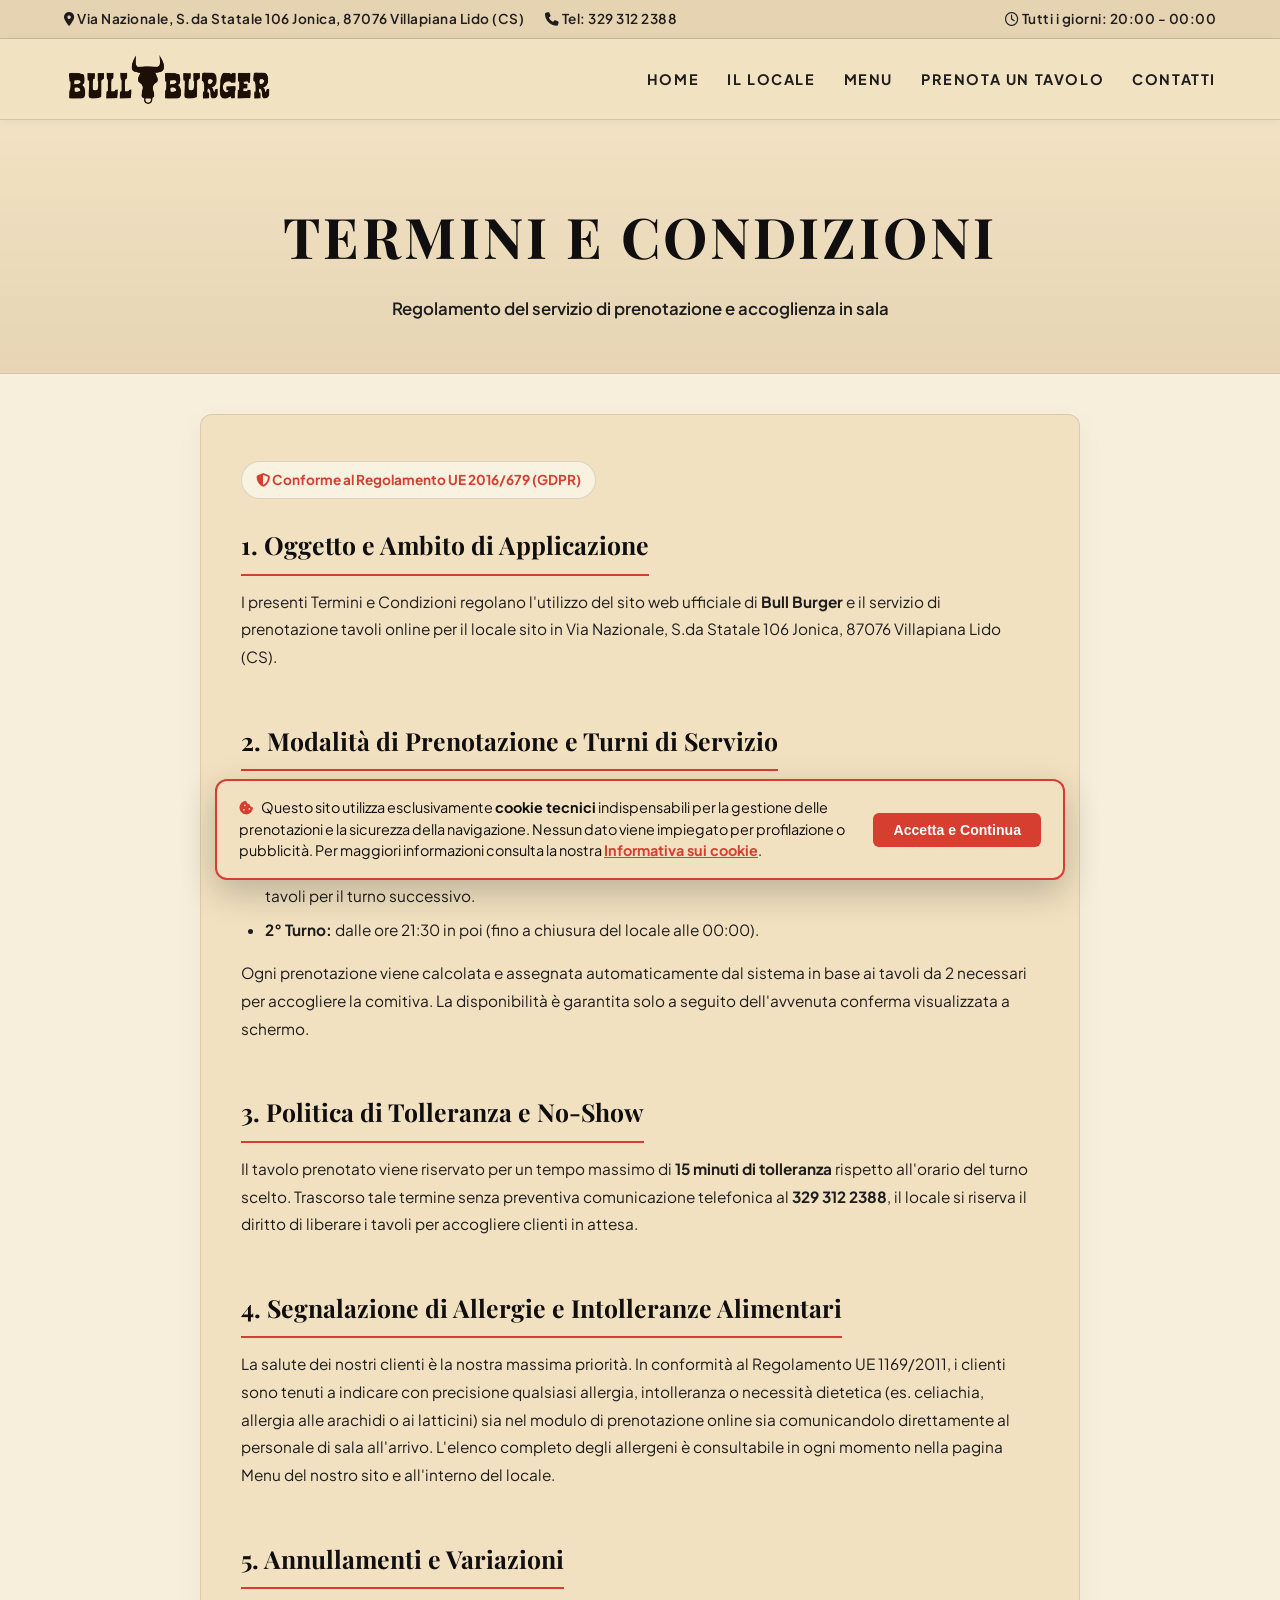
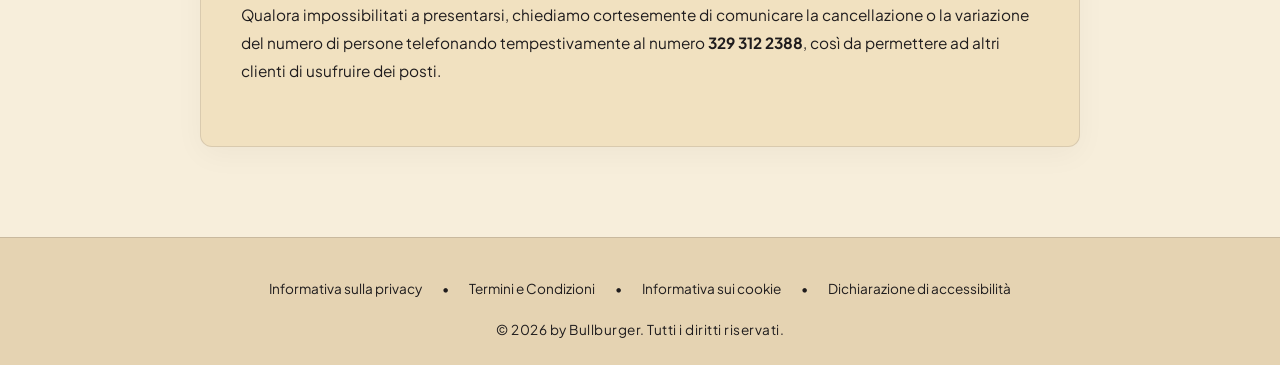
<file: termini.html>
<!DOCTYPE html>
<html lang="it">
<head>
  <meta charset="UTF-8">
  <meta name="viewport" content="width=device-width, initial-scale=1.0">
  <title>TERMINI E CONDIZIONI | Bullburger</title>
  
  <!-- Favicon & Icona Safari / Apple Touch -->
  <link rel="icon" type="image/png" href="foto/icon.png">
  <link rel="shortcut icon" type="image/png" href="foto/icon.png">
  <link rel="apple-touch-icon" href="foto/icon.png">
  
  <!-- Font Google -->
  <link rel="preconnect" href="https://fonts.googleapis.com">
  <link rel="preconnect" href="https://fonts.gstatic.com" crossorigin>
  <link href="https://fonts.googleapis.com/css2?family=Playfair+Display:ital,wght@0,500;0,700;0,900;1,400&family=Plus+Jakarta+Sans:wght@300;400;500;600;700;800&display=swap" rel="stylesheet">
  
  <!-- Icone FontAwesome -->
  <link rel="stylesheet" href="https://cdnjs.cloudflare.com/ajax/libs/font-awesome/6.5.1/css/all.min.css">
  
  <!-- Stili -->
  <link rel="stylesheet" href="css/styles.css">

  <style>
    .legal-container {
      max-width: 920px;
      margin: 40px auto 90px;
      padding: 0 20px;
    }
    .legal-card {
      background-color: var(--bg-card, #f1e1c0);
      border: 1.5px solid var(--border-card, rgba(43, 39, 41, 0.12));
      border-radius: 12px;
      padding: 46px 40px;
      box-shadow: 0 8px 30px rgba(0, 0, 0, 0.04);
      color: var(--text-dark, #110e0f);
      line-height: 1.8;
    }
    .legal-card h2 {
      font-family: var(--font-serif);
      font-size: 1.55rem;
      margin: 32px 0 12px;
      color: var(--text-dark);
      border-bottom: 2px solid var(--accent-red);
      padding-bottom: 6px;
      display: inline-block;
    }
    .legal-card h2:first-of-type {
      margin-top: 0;
    }
    .legal-card h3 {
      font-size: 1.15rem;
      margin: 20px 0 8px;
      color: var(--text-dark);
    }
    .legal-card p, .legal-card ul {
      margin-bottom: 16px;
      font-size: 0.96rem;
      color: var(--text-main);
    }
    .legal-card ul {
      padding-left: 24px;
    }
    .legal-card li {
      margin-bottom: 6px;
    }
    .legal-badge {
      display: inline-block;
      background: #faf2e1;
      border: 1px solid rgba(43, 39, 41, 0.15);
      padding: 6px 14px;
      border-radius: 20px;
      font-size: 0.85rem;
      font-weight: 700;
      color: var(--accent-red);
      margin-bottom: 24px;
    }
    @media (max-width: 768px) {
      .legal-card {
        padding: 28px 20px;
      }
      .legal-card h2 {
        font-size: 1.35rem;
      }
    }
  </style>
</head>
<body>

  <!-- Barra Superiore Info Contatto -->
  <div class="top-bar">
    <div class="container">
      <div class="top-bar-contact">
        <span><i class="fa-solid fa-location-dot"></i> <a href="https://www.google.com/maps/place/Bull+Burger/@39.8053935,16.3968208,13z/data=!4m21!1m14!4m13!1m4!2m2!1d16.3879341!2d39.8195049!4e1!1m6!1m2!1s0x133f5fc4a03ec043:0x80ad513960d73089!2sBull+Burger,+Via+Nazionale,+S.da+Statale+106+Jonica,+87076+Villapiana+Lido+CS!2m2!1d16.4871083!2d39.8060219!3e0!3m5!1s0x133f5fc4a03ec043:0x80ad513960d73089!8m2!3d39.8060219!4d16.4871083!16s%2Fg%2F11gjj9by7s?entry=ttu" target="_blank" rel="noopener" class="topbar-address-link" data-contact-address>Via Nazionale, S.da Statale 106 Jonica, 87076 Villapiana Lido (CS)</a></span>
        <span><i class="fa-solid fa-phone"></i> Tel: <a href="tel:3293122388" data-contact-phone>329 312 2388</a></span>
      </div>
      <div class="top-bar-hours">
        <span><i class="fa-regular fa-clock"></i> <span data-contact-hours>Tutti i giorni: 20:00 - 00:00</span></span>
      </div>
    </div>
  </div>

  <!-- Barra di Navigazione Principale -->
  <nav class="navbar">
    <div class="container nav-container">
      <a href="index.html" class="brand-logo" aria-label="Bullburger Home">
        <img src="foto/logo-2.png" alt="Bullburger" class="navbar-logo-img">
      </a>

      <ul class="nav-links">
        <li><a href="index.html">HOME</a></li>
        <li><a href="index.html#il-locale">IL LOCALE</a></li>
        <li><a href="menu.html">MENU</a></li>
        <li><a href="prenota.html">PRENOTA UN TAVOLO</a></li>
        <li><a href="index.html#contatti">CONTATTI</a></li>
      </ul>

      <button class="mobile-toggle" aria-label="Menu Mobile">
        <i class="fa-solid fa-bars"></i>
      </button>
    </div>
  </nav>

  <!-- Banner Pagina -->
  <section class="page-banner">
    <div class="container">
      <h1 class="page-banner-title">TERMINI E CONDIZIONI</h1>
      <p class="page-banner-subtitle">Regolamento del servizio di prenotazione e accoglienza in sala</p>
    </div>
  </section>

  <!-- Contenuto Legale -->
  <main class="legal-container">
    <div class="legal-card">
      <div class="legal-badge"><i class="fa-solid fa-shield-halved"></i> Conforme al Regolamento UE 2016/679 (GDPR)</div><br>
      
<h2>1. Oggetto e Ambito di Applicazione</h2>
<p>I presenti Termini e Condizioni regolano l'utilizzo del sito web ufficiale di <strong>Bull Burger</strong> e il servizio di prenotazione tavoli online per il locale sito in Via Nazionale, S.da Statale 106 Jonica, 87076 Villapiana Lido (CS).</p>

<h2>2. Modalità di Prenotazione e Turni di Servizio</h2>
<p>Bull Burger dispone di una sala con una capienza complessiva di <strong>50 tavoli da 2 posti</strong> (100 coperti massimi per turno). Il servizio serale è articolato in due turni distinti:</p>
<ul>
  <li><strong>1° Turno:</strong> dalle ore 20:00 alle ore 21:30. Si richiede la puntualità per consentire la corretta rotazione dei tavoli per il turno successivo.</li>
  <li><strong>2° Turno:</strong> dalle ore 21:30 in poi (fino a chiusura del locale alle 00:00).</li>
</ul>
<p>Ogni prenotazione viene calcolata e assegnata automaticamente dal sistema in base ai tavoli da 2 necessari per accogliere la comitiva. La disponibilità è garantita solo a seguito dell'avvenuta conferma visualizzata a schermo.</p>

<h2>3. Politica di Tolleranza e No-Show</h2>
<p>Il tavolo prenotato viene riservato per un tempo massimo di <strong>15 minuti di tolleranza</strong> rispetto all'orario del turno scelto. Trascorso tale termine senza preventiva comunicazione telefonica al <strong>329 312 2388</strong>, il locale si riserva il diritto di liberare i tavoli per accogliere clienti in attesa.</p>

<h2>4. Segnalazione di Allergie e Intolleranze Alimentari</h2>
<p>La salute dei nostri clienti è la nostra massima priorità. In conformità al Regolamento UE 1169/2011, i clienti sono tenuti a indicare con precisione qualsiasi allergia, intolleranza o necessità dietetica (es. celiachia, allergia alle arachidi o ai latticini) sia nel modulo di prenotazione online sia comunicandolo direttamente al personale di sala all'arrivo. L'elenco completo degli allergeni è consultabile in ogni momento nella pagina Menu del nostro sito e all'interno del locale.</p>

<h2>5. Annullamenti e Variazioni</h2>
<p>Qualora impossibilitati a presentarsi, chiediamo cortesemente di comunicare la cancellazione o la variazione del numero di persone telefonando tempestivamente al numero <strong>329 312 2388</strong>, così da permettere ad altri clienti di usufruire dei posti.</p>

    </div>
  </main>

  <!-- Footer -->
  <footer class="footer">
    <div class="container">
      <div class="footer-links">
        <a href="privacy.html">Informativa sulla privacy</a>
        <span>•</span>
        <a href="termini.html">Termini e Condizioni</a>
        <span>•</span>
        <a href="cookie.html">Informativa sui cookie</a>
        <span>•</span>
        <a href="accessibilita.html">Dichiarazione di accessibilità</a>
      </div>
      <p class="footer-copy">© 2026 by <span data-brand-name>Bullburger</span>. Tutti i diritti riservati.</p>
    </div>
  </footer>

  <script src="js/config.js"></script>
  <script src="js/script.js"></script>
</body>
</html>
</file>
<file: css/styles.css>
/* ==========================================================================
   SITO RISTORANTE - Bullburger
   Palette: Dark Earth / Warm Charcoal / Olive Green / Accent Tomato Red & Gold
   ========================================================================== */

:root {
  --bg-main: #f7eedb;
  --bg-secondary: #e5d3b2;
  --bg-card: #f1e1c0;
  --bg-olive: #736936;
  --bg-olive-dark: #5e552a;
  --text-main: #1f1c1d;
  --text-muted: #4a4447;
  --text-dark: #110e0f;
  --accent-red: #d63e30;
  --accent-gold: #d63e30;
  --accent-green: #25d366; /* WhatsApp Green */
  --accent-green-dark: #128c7e;
  --border-light: rgba(43, 39, 41, 0.15);
  --border-card: rgba(43, 39, 41, 0.12);
  --font-serif: 'Playfair Display', Georgia, serif;
  --font-sans: 'Plus Jakarta Sans', system-ui, -apple-system, sans-serif;
  --container-max: 1200px;
  --transition: all 0.3s cubic-bezier(0.16, 1, 0.3, 1);
}

*, *::before, *::after {
  box-sizing: border-box;
  margin: 0;
  padding: 0;
}

html {
  scroll-behavior: smooth;
  font-size: 16px;
  scroll-padding-top: 80px;
}

body {
  font-family: var(--font-sans);
  background-color: var(--bg-main);
  color: var(--text-main);
  line-height: 1.65;
  overflow-x: hidden;
  -webkit-font-smoothing: antialiased;
}

a {
  color: inherit;
  text-decoration: none;
  transition: var(--transition);
}

img {
  max-width: 100%;
  height: auto;
  display: block;
}

.container {
  width: 100%;
  max-width: var(--container-max);
  margin: 0 auto;
  padding: 0 24px;
}

/* ==========================================================================
   TOP BAR & NAVIGATION
   ========================================================================== */

.top-bar {
  background-color: var(--bg-secondary);
  color: var(--text-main);
  font-weight: 600;
  font-size: 0.85rem;
  letter-spacing: 0.5px;
  border-bottom: 1px solid var(--border-light);
  padding: 8px 0;
}

.top-bar .container {
  display: flex;
  justify-content: space-between;
  align-items: center;
  flex-wrap: wrap;
  gap: 12px;
}

.top-bar-contact span {
  margin-right: 18px;
}

.top-bar-contact span:last-child {
  margin-right: 0;
}

.top-bar-contact a:hover {
  color: var(--accent-gold);
}

.navbar {
  position: sticky;
  top: 0;
  z-index: 1000;
  background-color: rgba(241, 225, 192, 0.96);
  box-shadow: 0 2px 10px rgba(0, 0, 0, 0.05);
  box-shadow: 0 2px 10px rgba(0, 0, 0, 0.05);
  backdrop-filter: blur(12px);
  border-bottom: 1px solid var(--border-light);
  transition: var(--transition);
}

.navbar.scrolled {
  background-color: rgba(229, 211, 178, 0.98);
  box-shadow: 0 8px 24px rgba(0, 0, 0, 0.4);
}

.nav-container {
  display: flex;
  justify-content: space-between;
  align-items: center;
  height: 80px;
}

.brand-logo {
  display: flex;
  align-items: center;
}

.navbar-logo-img {
  height: 52px !important;
  max-height: 52px !important;
  width: auto !important;
  max-width: 260px !important;
  object-fit: contain !important;
  display: block;
}

.nav-links {
  display: flex;
  list-style: none;
  align-items: center;
  gap: 28px;
}

.nav-links a {
  font-size: 0.90rem;
  font-weight: 600;
  letter-spacing: 1.6px;
  text-transform: uppercase;
  color: var(--text-main); font-weight: 700;
  position: relative;
  padding: 6px 0;
}

.nav-links a:hover,
.nav-links a.active {
  color: var(--accent-red);
}

.nav-links a::after {
  content: '';
  position: absolute;
  bottom: 0;
  left: 0;
  width: 0%;
  height: 2px;
  background-color: var(--accent-red);
  transition: var(--transition);
}

.nav-links a:hover::after,
.nav-links a.active::after {
  width: 100%;
}

.mobile-toggle {
  display: none;
  background: none;
  border: none;
  color: var(--text-main);
  font-size: 1.8rem;
  cursor: pointer;
}

/* Floating Social Icons */
.floating-socials {
  position: fixed;
  right: 20px;
  top: 50%;
  transform: translateY(-50%);
  display: flex;
  flex-direction: column;
  gap: 14px;
  z-index: 999;
}

.social-circle {
  width: 44px;
  height: 44px;
  border-radius: 50%;
  background: rgba(255, 255, 255, 0.12);
  backdrop-filter: blur(8px);
  border: 1px solid rgba(255, 255, 255, 0.2);
  display: flex;
  align-items: center;
  justify-content: center;
  color: #fff;
  font-size: 1.15rem;
  transition: var(--transition);
}

.social-circle:hover {
  background: var(--accent-red);
  transform: scale(1.12);
}

/* ==========================================================================
   HERO SECTION (HOME)
   ========================================================================== */

.hero {
  position: relative;
  min-height: 85vh;
  display: flex;
  align-items: center;
  justify-content: center;
  text-align: center;
  background: linear-gradient(rgba(18, 15, 16, 0.60), rgba(18, 15, 16, 0.82)),
              url('https://images.unsplash.com/photo-1568901346375-23c9450c58cd?auto=format&fit=crop&w=1920&q=80') center/cover no-repeat;
  padding: 80px 20px 60px;
}

.hero-content {
  max-width: 800px;
  display: flex;
  flex-direction: column;
  align-items: center;
}

.hero-logo-container {
  margin-bottom: 24px;
  width: 100%;
}

.hero-logo-img {
  max-width: 580px;
  width: 95%;
  height: auto;
  margin: 0 auto;
  display: block;
  animation: logoMaterialize 1.4s cubic-bezier(0.16, 1, 0.3, 1) forwards;
  will-change: transform, opacity, filter;
}

@keyframes logoMaterialize {
  0% {
    opacity: 0;
    transform: scale(0.72) translateY(28px);
    filter: blur(14px) brightness(1.7) drop-shadow(0 0 35px rgba(255, 255, 255, 0.85));
  }
  65% {
    opacity: 0.95;
    transform: scale(1.03) translateY(-4px);
    filter: blur(2px) brightness(1.15) drop-shadow(0 0 16px rgba(255, 255, 255, 0.4));
  }
  100% {
    opacity: 1;
    transform: scale(1) translateY(0);
    filter: blur(0px) brightness(1) drop-shadow(0 6px 22px rgba(0, 0, 0, 0.7));
  }
}

.hero-buttons-stack {
  display: flex;
  flex-direction: column;
  gap: 16px;
  align-items: center;
  width: 100%;
  max-width: 320px;
  margin-top: 10px;
  animation: heroButtonsFadeIn 0.9s 0.5s cubic-bezier(0.16, 1, 0.3, 1) both;
}

@keyframes heroButtonsFadeIn {
  0% {
    opacity: 0;
    transform: translateY(20px);
  }
  100% {
    opacity: 1;
    transform: translateY(0);
  }
}

/* Hero Action Buttons */
.hero-buttons-stack {
  display: flex;
  flex-direction: column;
  gap: 16px;
  align-items: center;
  width: 100%;
  max-width: 320px;
  margin-top: 10px;
}

.btn-primary {
  display: block;
  width: 100%;
  padding: 15px 36px;
  background-color: var(--accent-red);
  color: #fff;
  border: 1px solid var(--accent-red);
  font-size: 0.95rem;
  font-weight: 700;
  letter-spacing: 2.5px;
  text-transform: uppercase;
  border-radius: 4px;
  text-align: center;
  cursor: pointer;
  box-shadow: 0 6px 20px rgba(209, 56, 43, 0.35);
  transition: var(--transition);
}

.btn-primary:hover {
  background-color: #b52a1f;
  border-color: #b52a1f;
  transform: translateY(-2px);
  box-shadow: 0 10px 24px rgba(209, 56, 43, 0.5);
}

.btn-secondary-hero {
  display: block;
  width: 100%;
  padding: 14px 36px;
  background-color: var(--bg-card);
  color: var(--text-dark);
  border: 2px solid var(--accent-red);
  font-weight: 800;
  font-size: 0.95rem;
  font-weight: 700;
  letter-spacing: 2.5px;
  text-transform: uppercase;
  border-radius: 4px;
  text-align: center;
  cursor: pointer;
  backdrop-filter: blur(8px);
  box-shadow: 0 6px 18px rgba(0, 0, 0, 0.4);
  transition: var(--transition);
}

.btn-secondary-hero:hover {
  background-color: var(--accent-red);
  color: #fff;
  transform: translateY(-2px);
  box-shadow: 0 10px 24px rgba(214, 175, 93, 0.4);
}

/* ==========================================================================
   PAGE BANNER (FOR SUBPAGES)
   ========================================================================== */

.page-banner {
  padding: 70px 20px 50px;
  text-align: center;
  background: linear-gradient(rgba(241, 225, 192, 0.88), rgba(229, 211, 178, 0.95)),
              url('https://images.unsplash.com/photo-1586190848861-99aa4a171e90?auto=format&fit=crop&w=1920&q=80') center/cover no-repeat;
  border-bottom: 1px solid var(--border-light);
}

.page-banner-title {
  font-family: var(--font-serif);
  font-size: clamp(2.2rem, 5vw, 3.5rem);
  font-weight: 700;
  letter-spacing: 3px;
  text-transform: uppercase;
  color: var(--text-dark);
  margin-bottom: 12px;
}

.page-banner-subtitle {
  font-size: 1.05rem;
  color: var(--text-main); font-weight: 600;
  max-width: 700px;
  margin: 0 auto;
}

/* ==========================================================================
   SECTIONS: HIGHLIGHTS, STORY, PHILOSOPHY, GALLERY
   ========================================================================== */

.highlights-section {
  padding: 90px 0;
  background-color: var(--bg-secondary);
}

.highlights-grid {
  display: grid;
  grid-template-columns: repeat(3, 1fr);
  gap: 36px;
}

.highlight-card {
  padding: 36px 30px;
  background-color: var(--bg-card);
  border: 1px solid var(--border-card);
  border-radius: 6px;
  display: flex;
  flex-direction: column;
  transition: var(--transition);
}

.highlight-card:hover {
  transform: translateY(-6px);
  border-color: var(--accent-gold);
}

.highlight-num {
  font-family: var(--font-serif);
  font-size: 2.4rem;
  color: var(--accent-gold);
  font-weight: 700;
  line-height: 1;
  margin-bottom: 16px;
}

.highlight-title {
  font-family: var(--font-serif);
  font-size: 1.15rem;
  letter-spacing: 1.5px;
  text-transform: uppercase;
  color: var(--text-dark);
  margin-bottom: 16px;
  line-height: 1.35;
}

.highlight-text {
  font-size: 0.92rem;
  color: var(--text-muted);
  line-height: 1.7;
}

.story-section {
  padding: 100px 0;
  background: var(--bg-olive) url('https://images.unsplash.com/photo-1541544741938-0af808871cc0?auto=format&fit=crop&w=1920&q=80') center/cover no-repeat;
  background-blend-mode: multiply;
  color: #f7f5ef;
  position: relative;
}

.story-section .section-title {
  font-family: var(--font-serif, 'Playfair Display', Georgia, serif) !important;
  font-size: clamp(2rem, 4.5vw, 3.2rem) !important;
  font-weight: 700 !important;
  letter-spacing: 3px !important;
  text-transform: uppercase !important;
  text-align: center !important;
  color: #ffffff !important;
  margin-bottom: 36px !important;
  position: relative !important;
  line-height: 1.25 !important;
}

.section-title::after {
  content: '' !important;
  display: block !important;
  width: 60px !important;
  height: 2px !important;
  background-color: var(--accent-gold, #d6af5d) !important;
  margin: 16px auto 0 !important;
}

.story-section .section-title {
  color: #ffffff !important;
  text-align: center !important;
}

.story-card {
  max-width: 900px;
  margin: 0 auto;
  background: rgba(45, 42, 23, 0.85);
  backdrop-filter: blur(6px);
  padding: 60px 48px;
  border-radius: 8px;
  border: 1px solid rgba(255, 255, 255, 0.15);
  box-shadow: 0 16px 40px rgba(0, 0, 0, 0.4);
}

.story-card p {
  font-family: var(--font-sans, 'Plus Jakarta Sans', sans-serif);
  font-size: 1rem;
  line-height: 1.85;
  margin-bottom: 24px;
  color: #ede9de !important;
  text-align: justify;
}

.story-card p:last-child {
  margin-bottom: 0;
}

.philosophy-section {
  padding: 100px 0 110px;
  background-color: var(--bg-main, #f7eedb);
  text-align: center;
}

.philosophy-container {
  max-width: 880px;
  margin: 0 auto;
  padding: 0 24px;
}

.philosophy-title {
  font-family: var(--font-serif, 'Playfair Display', Georgia, serif) !important;
  font-size: clamp(2.4rem, 5.5vw, 3.8rem) !important;
  font-weight: 700 !important;
  letter-spacing: 3px !important;
  text-transform: uppercase !important;
  color: var(--text-dark, #110e0f) !important;
  line-height: 1.22 !important;
  margin: 0 0 18px 0 !important;
  text-align: center !important;
}

.philosophy-divider {
  display: block;
  width: 56px;
  height: 3px;
  background-color: var(--accent-red, #d63e30);
  margin: 20px auto 34px;
  border-radius: 2px;
}

.philosophy-text {
  font-family: var(--font-sans, 'Plus Jakarta Sans', system-ui, sans-serif) !important;
  font-size: 1.06rem !important;
  line-height: 1.95 !important;
  color: var(--text-main, #1f1c1d) !important;
  font-weight: 400 !important;
  text-align: justify !important;
  margin: 0 auto !important;
  letter-spacing: 0.15px !important;
}

@media (max-width: 768px) {
  .philosophy-section {
    padding: 60px 0 70px;
  }
  .philosophy-title {
    font-size: 2.1rem !important;
    letter-spacing: 2px !important;
  }
  .philosophy-text {
    font-size: 0.96rem !important;
    line-height: 1.8 !important;
    text-align: left !important;
  }
}

.gallery-section {
  padding: 90px 0;
  background-color: var(--bg-secondary);
}

.gallery-grid {
  display: grid;
  grid-template-columns: repeat(4, 1fr);
  gap: 20px;
  margin-top: 40px;
}

.gallery-item {
  position: relative;
  border-radius: 6px;
  overflow: hidden;
  aspect-ratio: 1 / 1;
  box-shadow: 0 6px 18px rgba(0,0,0,0.3);
  cursor: pointer;
}

.gallery-item img {
  width: 100%;
  height: 100%;
  object-fit: cover;
  transition: transform 0.5s ease;
}

.gallery-item:hover img {
  transform: scale(1.08);
}

.gallery-overlay {
  position: absolute;
  inset: 0;
  background: linear-gradient(to top, rgba(0,0,0,0.8) 0%, transparent 60%);
  opacity: 0;
  display: flex;
  align-items: flex-end;
  padding: 18px;
  transition: var(--transition);
}

.gallery-item:hover .gallery-overlay {
  opacity: 1;
}

.gallery-caption {
  font-size: 0.9rem;
  font-weight: 600;
  color: #fff;
}

/* ==========================================================================
   MENU SECTION (FULL MENU)
   ========================================================================== */

.menu-section {
  padding: 70px 0 110px;
  background-color: var(--bg-main);
}

.menu-tabs {
  display: flex;
  justify-content: center;
  gap: 10px;
  flex-wrap: wrap;
  margin-bottom: 50px;
}

.menu-tab-btn {
  background: var(--bg-card);
  border: 1px solid var(--border-light);
  color: var(--text-muted);
  padding: 10px 20px;
  border-radius: 30px;
  font-size: 0.85rem;
  font-weight: 600;
  letter-spacing: 1px;
  cursor: pointer;
  transition: var(--transition);
}

.menu-tab-btn:hover,
.menu-tab-btn.active {
  background: var(--accent-red);
  color: #fff;
  border-color: var(--accent-red);
  box-shadow: 0 4px 14px rgba(209, 56, 43, 0.4);
}

.menu-category-group {
  margin-bottom: 60px;
}

.category-title {
  font-family: var(--font-serif);
  font-size: 1.8rem;
  letter-spacing: 2px;
  color: var(--text-dark);
  text-transform: uppercase;
  margin-bottom: 6px;
}

.category-subtitle {
  font-size: 0.95rem;
  color: var(--accent-gold);
  margin-bottom: 28px;
  font-style: italic;
}

.menu-items-grid {
  display: grid;
  grid-template-columns: repeat(2, 1fr);
  gap: 24px;
}

.menu-card {
  display: flex;
  justify-content: space-between;
  gap: 20px;
  background-color: var(--bg-secondary);
  border: 1px solid var(--border-card);
  padding: 22px;
  border-radius: 6px;
  transition: var(--transition);
}

.menu-card:hover {
  background-color: var(--bg-card);
  border-color: rgba(255, 255, 255, 0.18);
  transform: translateY(-3px);
}

.menu-card-info {
  flex: 1;
}

.menu-item-header {
  display: flex;
  justify-content: space-between;
  align-items: baseline;
  gap: 12px;
  margin-bottom: 8px;
}

.menu-item-name {
  font-family: var(--font-serif);
  font-size: 1.15rem;
  font-weight: 700;
  color: var(--text-dark);
}

.menu-item-price {
  font-size: 1rem;
  font-weight: 700;
  color: var(--accent-gold);
  white-space: nowrap;
}

.menu-item-desc {
  font-size: 0.88rem;
  color: var(--text-muted);
  line-height: 1.5;
  margin-bottom: 12px;
}

.menu-tags {
  display: flex;
  gap: 6px;
  flex-wrap: wrap;
}

.tag-badge {
  font-size: 0.72rem;
  padding: 3px 10px;
  background: rgba(0, 0, 0, 0.08);
  border-radius: 20px;
  color: var(--text-dark); font-weight: 600;
  letter-spacing: 0.5px;
}

.menu-card-thumb {
  width: 90px;
  height: 90px;
  border-radius: 6px;
  overflow: hidden;
  flex-shrink: 0;
}

.menu-card-thumb img {
  width: 100%;
  height: 100%;
  object-fit: cover;
}

/* ==========================================================================
   PRENOTAZIONE & WHATSAPP BANNER (PRENOTA.HTML)
   ========================================================================= */

.booking-section {
  padding: 70px 0 100px;
  background-color: var(--bg-main);
}

.booking-wrapper {
  display: grid;
  grid-template-columns: 1.25fr 0.75fr;
  gap: 40px;
  align-items: start;
}

.reservation-box {
  background-color: var(--bg-card);
  padding: 44px 36px;
  border-radius: 8px;
  border: 1px solid var(--border-card);
  box-shadow: 0 12px 32px rgba(0,0,0,0.3);
  position: relative;
}

.whatsapp-notice-card {
  background: rgba(37, 211, 102, 0.1);
  border-left: 4px solid var(--accent-green);
  padding: 16px 20px;
  border-radius: 4px;
  margin-bottom: 28px;
  display: flex;
  gap: 14px;
  align-items: center;
}

.whatsapp-notice-card i {
  font-size: 1.8rem;
  color: var(--accent-green);
  flex-shrink: 0;
}

.whatsapp-notice-card p {
  font-size: 0.92rem;
  color: #0f5132; font-weight: 600;
  line-height: 1.5;
  margin: 0;
}

.form-title {
  font-family: var(--font-serif);
  font-size: 1.6rem;
  letter-spacing: 1px;
  color: #110e0f !important;
  margin-bottom: 8px;
}

.form-subtitle {
  color: #4a4447 !important;
  font-size: 0.92rem;
  margin-bottom: 24px;
}

.form-grid {
  display: grid;
  grid-template-columns: 1fr 1fr;
  gap: 16px;
  margin-bottom: 16px;
}

.form-grid {
  display: grid;
  grid-template-columns: 1fr 1fr;
  gap: 20px;
  margin-bottom: 16px;
  align-items: start; /* Allinea perfettamente in alto i campi e le etichette della stessa riga */
}

.form-group {
  margin-bottom: 18px;
  display: flex;
  flex-direction: column;
  justify-content: flex-start;
}

.form-group label {
  color: var(--text-dark);
  font-weight: 700;
  display: flex;
  align-items: flex-end;
  min-height: 28px; /* Garantisce che etichette su 1 o 2 righe abbiano sempre la stessa altezza */
  font-size: 0.82rem;
  font-weight: 600;
  letter-spacing: 1px;
  text-transform: uppercase;
  color: var(--text-muted);
  margin-bottom: 8px;
  line-height: 1.3;
}

.form-group input,
.form-group select {
  width: 100%;
  height: 48px;
  padding: 0 16px;
  background-color: #faf2e1 !important;
  border: 1.5px solid rgba(43, 39, 41, 0.25) !important;
  color: #110e0f !important;
  border-radius: 6px;
  font-family: inherit;
  font-size: 0.95rem;
  font-weight: 600;
  outline: none;
  box-sizing: border-box;
  color-scheme: light;
  transition: var(--transition);
}

.form-group textarea {
  width: 100%;
  padding: 14px 16px;
  background-color: #faf2e1 !important;
  border: 1.5px solid rgba(43, 39, 41, 0.25) !important;
  color: #110e0f !important;
  border-radius: 6px;
  font-family: inherit;
  font-size: 0.95rem;
  font-weight: 600;
  outline: none;
  box-sizing: border-box;
  color-scheme: light;
  transition: var(--transition);
}

.form-group input:focus,
.form-group select:focus,
.form-group textarea:focus {
  border-color: var(--accent-red) !important;
  background-color: #fffdf7 !important;
  box-shadow: 0 0 0 3px rgba(214, 62, 48, 0.15);
}

.booking-info-box {
  background-color: var(--bg-secondary);
  padding: 36px 30px;
  border-radius: 8px;
  border: 1px solid var(--border-card);
  display: flex;
  flex-direction: column;
  gap: 24px;
}

.info-item {
  display: flex;
  gap: 16px;
  align-items: flex-start;
}

.info-icon {
  font-size: 1.3rem;
  color: var(--accent-gold);
  margin-top: 2px;
}

.info-content h4 {
  font-family: var(--font-serif);
  font-size: 1.1rem;
  color: var(--text-dark);
  margin-bottom: 4px;
}

.info-content p {
  font-size: 0.92rem;
  color: var(--text-muted);
  line-height: 1.6;
}

/* Success Confirmation Overlay Card */
/* Box di Conferma Immediata Prenotazione (Tema Chiaro, No WhatsApp) */
.booking-success-box {
  background-color: var(--bg-card) !important;
  border: 2px solid var(--accent-red) !important;
  border-radius: 12px !important;
  padding: 36px 28px !important;
  text-align: center !important;
  color: var(--text-dark) !important;
  box-shadow: 0 10px 30px rgba(0, 0, 0, 0.08) !important;
  display: none;
}

.success-icon {
  width: 64px;
  height: 64px;
  border-radius: 50%;
  background-color: rgba(37, 211, 102, 0.15);
  color: var(--accent-green);
  font-size: 2.2rem;
  display: flex;
  align-items: center;
  justify-content: center;
  margin: 0 auto 16px;
}

.success-title {
  font-family: var(--font-serif);
  font-size: 1.8rem;
  font-weight: 800;
  color: var(--text-dark) !important;
  margin-bottom: 8px;
}

.success-subtitle {
  color: var(--text-main) !important;
  font-size: 1rem;
  font-weight: 500;
  margin-bottom: 20px;
}

.booking-summary-pill {
  display: inline-block;
  background-color: #faf2e1;
  border: 1px solid rgba(43, 39, 41, 0.2);
  color: var(--text-dark);
  padding: 8px 18px;
  border-radius: 25px;
  font-size: 0.95rem;
  font-weight: 700;
  margin-bottom: 20px;
}

.booking-confirmed-card {
  background-color: #faf2e1;
  border: 1px solid rgba(43, 39, 41, 0.15);
  border-radius: 8px;
  padding: 16px 20px;
  margin-bottom: 18px;
  text-align: left;
}

.confirmed-row {
  display: flex;
  justify-content: space-between;
  align-items: center;
  padding: 8px 0;
  border-bottom: 1px solid rgba(43, 39, 41, 0.08);
  font-size: 0.95rem;
  color: var(--text-dark);
}

.confirmed-row:last-child {
  border-bottom: none;
}

.row-label {
  color: var(--text-muted);
  font-weight: 500;
}

.code-value {
  color: var(--accent-red);
  font-weight: 700;
  letter-spacing: 0.5px;
}

.booking-note {
  font-size: 0.88rem;
  color: var(--text-muted);
}

.booking-note a {
  color: var(--accent-red);
  font-weight: 700;
}

.whatsapp-success-message i {
  color: var(--accent-green);
  font-size: 1.4rem;
  margin-right: 8px;
  vertical-align: middle;
}

/* ==========================================================================
   PANNELLO GESTIONE PRENOTAZIONI (ADMIN / DASHBOARD)
   ========================================================================== */

.admin-header {
  display: flex;
  justify-content: space-between;
  align-items: center;
  flex-wrap: wrap;
  gap: 16px;
  margin-bottom: 30px;
  padding-bottom: 20px;
  border-bottom: 1px solid var(--border-light);
}

.admin-filters {
  display: flex;
  gap: 10px;
  flex-wrap: wrap;
}

.admin-filter-btn {
  background: var(--bg-card);
  border: 1px solid var(--border-light);
  color: var(--text-muted);
  padding: 8px 16px;
  border-radius: 20px;
  font-size: 0.85rem;
  cursor: pointer;
  transition: var(--transition);
}

.admin-filter-btn.active,
.admin-filter-btn:hover {
  background: var(--accent-gold);
  color: #1a1718;
  font-weight: 600;
}

.booking-cards-list {
  display: flex;
  flex-direction: column;
  gap: 18px;
}

.admin-card {
  background-color: var(--bg-card);
  border: 1px solid var(--border-card);
  border-radius: 8px;
  padding: 24px;
  display: grid;
  grid-template-columns: 1fr auto;
  gap: 24px;
  align-items: center;
  transition: var(--transition);
}

.admin-card:hover {
  border-color: rgba(255, 255, 255, 0.2);
  transform: translateY(-2px);
}

.admin-card.status-confermato {
  border-left: 5px solid var(--accent-green);
}

.admin-card.status-rifiutato {
  border-left: 5px solid var(--accent-red);
}

.admin-card.status-attesa {
  border-left: 5px solid var(--accent-gold);
}

.admin-card-header {
  display: flex;
  align-items: center;
  gap: 14px;
  margin-bottom: 10px;
}

.admin-card-name {
  font-family: var(--font-serif);
  font-size: 1.35rem;
  color: var(--text-dark);
  font-weight: 700;
}

.status-badge {
  font-size: 0.75rem;
  padding: 4px 10px;
  border-radius: 20px;
  font-weight: 700;
  text-transform: uppercase;
  letter-spacing: 0.5px;
}

.badge-attesa {
  background: rgba(214, 175, 93, 0.18);
  color: var(--accent-gold);
}

.badge-confermato {
  background: rgba(37, 211, 102, 0.18);
  color: var(--accent-green);
}

.badge-rifiutato {
  background: rgba(209, 56, 43, 0.18);
  color: #ff786b;
}

.admin-card-details {
  display: flex;
  flex-wrap: wrap;
  gap: 18px;
  color: var(--text-muted);
  font-size: 0.92rem;
  margin-bottom: 10px;
}

.admin-card-details span {
  display: flex;
  align-items: center;
  gap: 6px;
}

.admin-card-details i {
  color: var(--accent-gold);
}

.admin-card-notes {
  font-size: 0.88rem;
  color: #d1cbc3;
  background: rgba(0, 0, 0, 0.25);
  padding: 10px 14px;
  border-radius: 4px;
  margin-top: 8px;
  border-left: 2px solid var(--border-light);
}

.admin-actions {
  display: flex;
  flex-direction: column;
  gap: 10px;
  min-width: 220px;
}

.btn-whatsapp-confirm {
  display: flex;
  align-items: center;
  justify-content: center;
  gap: 8px;
  background-color: var(--accent-green);
  color: #fff;
  padding: 11px 18px;
  border-radius: 4px;
  font-size: 0.85rem;
  font-weight: 700;
  letter-spacing: 0.5px;
  text-transform: uppercase;
  border: none;
  cursor: pointer;
  box-shadow: 0 4px 12px rgba(37, 211, 102, 0.3);
  transition: var(--transition);
}

.btn-whatsapp-confirm:hover {
  background-color: #1eb956;
  transform: translateY(-2px);
  box-shadow: 0 6px 16px rgba(37, 211, 102, 0.45);
}

.btn-whatsapp-reject {
  display: flex;
  align-items: center;
  justify-content: center;
  gap: 8px;
  background-color: rgba(209, 56, 43, 0.15);
  color: #ff786b;
  border: 1px solid rgba(209, 56, 43, 0.4);
  padding: 9px 16px;
  border-radius: 4px;
  font-size: 0.82rem;
  font-weight: 600;
  cursor: pointer;
  transition: var(--transition);
}

.btn-whatsapp-reject:hover {
  background-color: var(--accent-red);
  color: #fff;
}

/* ==========================================================================
   CONTATTACI SECTION (HOME)
   ========================================================================== */

.contact-section {
  padding: 100px 0 80px;
  background-color: var(--bg-secondary);
}

.contact-grid {
  display: grid;
  grid-template-columns: repeat(3, 1fr);
  gap: 36px;
  text-align: center;
  margin-bottom: 50px;
}

.contact-box {
  background-color: var(--bg-card);
  padding: 36px 24px;
  border-radius: 6px;
  border: 1px solid var(--border-card);
}

.contact-box-title {
  font-family: var(--font-serif);
  font-size: 1.25rem;
  letter-spacing: 2px;
  text-transform: uppercase;
  color: var(--text-dark);
  margin-bottom: 16px;
}

.contact-box p {
  color: var(--text-muted);
  font-size: 0.95rem;
  line-height: 1.6;
}

.map-wrapper {
  border-radius: 8px;
  overflow: hidden;
  box-shadow: 0 12px 32px rgba(0,0,0,0.4);
  border: 1px solid var(--border-card);
}

.map-wrapper iframe {
  width: 100%;
  height: 400px;
  border: none;
  display: block;
}

/* ==========================================================================
   FOOTER
   ========================================================================== */

.footer {
  background-color: var(--bg-secondary);
  padding: 40px 0 24px;
  border-top: 1px solid var(--border-light);
  font-size: 0.85rem;
  color: var(--text-main);
  text-align: center;
}

.footer-links {
  display: flex;
  justify-content: center;
  gap: 20px;
  flex-wrap: wrap;
  margin-bottom: 18px;
}

.footer-links a:hover {
  color: var(--accent-red);
}

.footer-copy {
  letter-spacing: 0.5px;
}

/* ==========================================================================
   RESPONSIVE DESIGN
   ========================================================================== */

@media (max-width: 992px) {
  .highlights-grid,
  .contact-grid,
  .booking-wrapper,
  .admin-card {
    grid-template-columns: 1fr;
  }

  .admin-actions {
    flex-direction: row;
    width: 100%;
  }

  .gallery-grid {
    grid-template-columns: repeat(2, 1fr);
  }

  .menu-items-grid {
    grid-template-columns: 1fr;
  }
}

@media (max-width: 768px) {
  .top-bar {
    text-align: center;
  }

  .top-bar .container {
    justify-content: center;
  }

  .mobile-toggle {
    display: block;
  }

  .nav-links {
    position: absolute;
    top: 80px;
    left: 0;
    width: 100%;
    background-color: var(--bg-card);
    flex-direction: column;
    padding: 24px 0;
    gap: 20px;
    border-bottom: 1px solid var(--border-light);
    transform: translateY(-120%);
    opacity: 0;
    pointer-events: none;
    transition: var(--transition);
  }

  .nav-links.active {
    transform: translateY(0);
    opacity: 1;
    pointer-events: auto;
  }

  .floating-socials {
    display: none;
  }

  .form-grid {
    grid-template-columns: 1fr;
  }

  .story-card {
    padding: 36px 24px;
  }
}


/* ==========================================================================
   DASHBOARD TAVOLI 2 COLONNE: CONFERMATI A SINISTRA, IN ARRIVO A DESTRA
   ========================================================================== */

.admin-columns-grid {
  display: grid;
  grid-template-columns: 1fr 1fr;
  gap: 30px;
  align-items: start;
}

.admin-column {
  background-color: var(--bg-secondary);
  border: 1px solid var(--border-card);
  border-radius: 8px;
  padding: 24px;
}

.column-header {
  display: flex;
  justify-content: space-between;
  align-items: center;
  padding-bottom: 16px;
  margin-bottom: 20px;
  border-bottom: 1px solid var(--border-light);
}

.column-title {
  font-family: var(--font-serif);
  font-size: 1.35rem;
  color: var(--text-dark);
  display: flex;
  align-items: center;
  gap: 10px;
}

.column-badge {
  background: rgba(255, 255, 255, 0.1);
  padding: 3px 12px;
  border-radius: 20px;
  font-size: 0.85rem;
  font-weight: 700;
  color: var(--accent-gold);
}

.table-card {
  background-color: var(--bg-card);
  border: 1px solid var(--border-card);
  border-radius: 6px;
  padding: 20px;
  margin-bottom: 16px;
  transition: var(--transition);
}

.table-card:hover {
  border-color: rgba(255, 255, 255, 0.25);
  transform: translateY(-2px);
}

.table-card-confirmed {
  border-left: 5px solid var(--accent-green);
}

.table-card-pending {
  border-left: 5px solid var(--accent-gold);
}

.table-card-header {
  display: flex;
  justify-content: space-between;
  align-items: baseline;
  margin-bottom: 8px;
}

.table-card-name {
  font-family: var(--font-serif);
  font-size: 1.2rem;
  color: var(--text-dark);
  font-weight: 700;
}

.table-time-tag {
  color: var(--accent-gold);
  font-weight: 700;
  font-size: 0.95rem;
}

.table-card-info {
  display: flex;
  flex-wrap: wrap;
  gap: 14px;
  font-size: 0.88rem;
  color: var(--text-muted);
  margin-bottom: 12px;
}

.table-card-info span {
  display: flex;
  align-items: center;
  gap: 6px;
}

.btn-remove-booking {
  background-color: rgba(209, 56, 43, 0.15);
  color: #ff786b;
  border: 1px solid rgba(209, 56, 43, 0.4);
  padding: 8px 14px;
  border-radius: 4px;
  font-size: 0.80rem;
  font-weight: 600;
  cursor: pointer;
  display: inline-flex;
  align-items: center;
  gap: 6px;
  transition: var(--transition);
}

.btn-remove-booking:hover {
  background-color: var(--accent-red);
  color: #fff;
}

.btn-whatsapp-chat {
  background-color: rgba(37, 211, 102, 0.15);
  color: var(--accent-green);
  border: 1px solid rgba(37, 211, 102, 0.4);
  padding: 8px 14px;
  border-radius: 4px;
  font-size: 0.80rem;
  font-weight: 600;
  cursor: pointer;
  display: inline-flex;
  align-items: center;
  gap: 6px;
  transition: var(--transition);
}

.btn-whatsapp-chat:hover {
  background-color: var(--accent-green);
  color: #fff;
}

@media (max-width: 992px) {
  .admin-columns-grid {
    grid-template-columns: 1fr;
  }
}


/* Date Navigator Bar in Colonna Sinistra (Tavoli Confermati) */
.date-navigator-bar {
  display: flex;
  align-items: center;
  justify-content: space-between;
  background: rgba(0, 0, 0, 0.4);
  border: 1px solid var(--border-light);
  border-radius: 6px;
  padding: 10px 14px;
  margin-bottom: 20px;
  gap: 10px;
  flex-wrap: wrap;
}

.date-nav-controls {
  display: flex;
  align-items: center;
  gap: 8px;
  flex: 1;
}

.date-nav-arrow {
  background: var(--bg-card);
  border: 1px solid var(--border-light);
  color: #fff;
  width: 36px;
  height: 36px;
  border-radius: 4px;
  display: flex;
  align-items: center;
  justify-content: center;
  cursor: pointer;
  transition: var(--transition);
}

.date-nav-arrow:hover {
  background: var(--accent-gold);
  color: #1a1718;
  border-color: var(--accent-gold);
}

.date-input-field {
  background: var(--bg-card);
  border: 1px solid var(--border-light);
  color: var(--text-dark);
  padding: 8px 12px;
  border-radius: 4px;
  font-family: inherit;
  font-size: 0.90rem;
  color-scheme: dark;
  outline: none;
  cursor: pointer;
  transition: var(--transition);
}

.date-input-field:focus {
  border-color: var(--accent-gold);
}

.date-nav-today-btn {
  background: rgba(214, 175, 93, 0.15);
  border: 1px solid var(--accent-gold);
  color: var(--accent-gold);
  padding: 7px 14px;
  border-radius: 4px;
  font-size: 0.82rem;
  font-weight: 700;
  cursor: pointer;
  transition: var(--transition);
}

.date-nav-today-btn:hover {
  background: var(--accent-gold);
  color: #1a1718;
}

.date-display-friendly {
  font-size: 0.92rem;
  font-weight: 600;
  color: var(--accent-gold);
  margin-bottom: 16px;
  padding-left: 4px;
}


/* Scambiatore di Data in Alto al Tab Tavoli Confermati */
.date-switcher-box {
  background: #1e1a1c;
  border: 1px solid var(--accent-gold);
  border-radius: 8px;
  padding: 16px;
  margin-bottom: 20px;
  box-shadow: 0 4px 16px rgba(0, 0, 0, 0.3);
}

.date-switcher-row {
  display: flex;
  align-items: center;
  justify-content: space-between;
  gap: 12px;
  flex-wrap: wrap;
}

.date-nav-btn {
  background: var(--bg-card);
  color: var(--text-dark);
  border: 1px solid var(--border-light);
  padding: 8px 14px;
  border-radius: 6px;
  cursor: pointer;
  font-size: 0.90rem;
  font-weight: 600;
  display: inline-flex;
  align-items: center;
  gap: 6px;
  transition: var(--transition);
}

.date-nav-btn:hover {
  background: var(--accent-gold);
  color: #1a1718;
  border-color: var(--accent-gold);
}

.date-picker-large {
  background: #2b2527;
  color: var(--text-dark);
  border: 1px solid var(--border-light);
  padding: 8px 14px;
  border-radius: 6px;
  font-family: inherit;
  font-size: 1rem;
  font-weight: 600;
  color-scheme: dark;
  outline: none;
  cursor: pointer;
  transition: var(--transition);
}

.date-picker-large:focus {
  border-color: var(--accent-gold);
}

.date-status-subbar {
  display: flex;
  justify-content: space-between;
  align-items: center;
  margin-top: 12px;
  padding-top: 10px;
  border-top: 1px solid rgba(255, 255, 255, 0.08);
  font-size: 0.88rem;
}

.day-group-header {
  font-family: var(--font-serif);
  font-size: 1.15rem;
  color: var(--accent-gold);
  padding: 10px 0 6px;
  margin-top: 14px;
  margin-bottom: 10px;
  border-bottom: 1px dashed rgba(214, 175, 93, 0.4);
  display: flex;
  align-items: center;
  gap: 8px;
}

.form-group input::placeholder,
.form-group textarea::placeholder {
  color: #766f73 !important;
  opacity: 1;
}
/* ==========================================================================
   ANIMAZIONI LOGO ED HERO (GLOBAL)
   ========================================================================== */

.hero-logo-img {
  max-width: 580px;
  width: 95%;
  height: auto;
  margin: 0 auto;
  display: block;
  animation: logoMaterialize 1.4s cubic-bezier(0.16, 1, 0.3, 1) forwards;
  will-change: transform, opacity, filter;
}

@keyframes logoMaterialize {
  0% {
    opacity: 0;
    transform: scale(0.70) translateY(30px);
    filter: blur(16px) brightness(1.8) drop-shadow(0 0 40px rgba(255, 255, 255, 0.9));
  }
  65% {
    opacity: 0.95;
    transform: scale(1.03) translateY(-4px);
    filter: blur(2px) brightness(1.15) drop-shadow(0 0 16px rgba(255, 255, 255, 0.4));
  }
  100% {
    opacity: 1;
    transform: scale(1) translateY(0);
    filter: blur(0px) brightness(1) drop-shadow(0 6px 22px rgba(0, 0, 0, 0.7));
  }
}

.hero-buttons-stack {
  display: flex;
  flex-direction: column;
  gap: 16px;
  align-items: center;
  width: 100%;
  max-width: 320px;
  margin-top: 10px;
  animation: heroButtonsFadeIn 0.9s 0.6s cubic-bezier(0.16, 1, 0.3, 1) both;
}

@keyframes heroButtonsFadeIn {
  0% {
    opacity: 0;
    transform: translateY(20px);
  }
  100% {
    opacity: 1;
    transform: translateY(0);
  }
}

.topbar-address-link {
  color: inherit;
  transition: var(--transition);
}

.topbar-address-link:hover {
  color: var(--accent-red);
  text-decoration: underline;
}

/* ==========================================================================
   OTTIMIZZAZIONE RESPONSIVE MOBILE (SMARTPHONE E TABLET)
   ========================================================================== */

@media (max-width: 768px) {
  .nav-container {
    height: 64px !important;
  }
  .navbar-logo-img {
    height: 42px !important;
    max-height: 46px !important;
  }

  .container {
    padding: 0 16px;
  }

  .menu-section {
    padding: 24px 0 60px;
  }
  .menu-tabs {
    display: flex !important;
    justify-content: flex-start !important;
    gap: 8px !important;
    overflow-x: auto !important;
    flex-wrap: nowrap !important;
    padding: 4px 16px 14px !important;
    margin: 0 -16px 20px !important;
    -webkit-overflow-scrolling: touch;
    scrollbar-width: none;
  }
  .menu-tabs::-webkit-scrollbar {
    display: none;
  }
  .menu-tab-btn {
    flex-shrink: 0 !important;
    padding: 8px 16px !important;
    font-size: 0.80rem !important;
    white-space: nowrap !important;
    border-radius: 20px !important;
  }

  .menu-category-group {
    margin-bottom: 36px;
  }
  .category-title {
    font-size: 1.45rem;
    letter-spacing: 1px;
    margin-bottom: 4px;
  }
  .category-subtitle {
    font-size: 0.88rem;
    color: var(--text-muted);
    font-style: normal;
    margin-bottom: 16px;
    line-height: 1.4;
  }

  .menu-items-grid {
    gap: 12px;
  }
  .menu-card {
    padding: 16px !important;
    border-radius: 10px !important;
    gap: 12px !important;
    box-shadow: 0 2px 8px rgba(0, 0, 0, 0.04);
  }
  .menu-item-header {
    flex-direction: column !important;
    align-items: flex-start !important;
    gap: 6px !important;
    margin-bottom: 8px !important;
  }
  .menu-item-name {
    font-size: 1.15rem !important;
    font-weight: 800 !important;
    color: var(--text-dark) !important;
    line-height: 1.25;
  }
  .menu-item-price {
    font-size: 0.92rem !important;
    font-weight: 700 !important;
    color: var(--accent-red) !important;
    background: rgba(214, 62, 48, 0.08) !important;
    padding: 3px 8px !important;
    border-radius: 4px !important;
    display: inline-block !important;
  }
  .menu-item-desc {
    font-size: 0.88rem !important;
    line-height: 1.45 !important;
    color: var(--text-main) !important;
    margin-bottom: 10px !important;
  }
  .menu-tags {
    display: flex !important;
    flex-wrap: wrap !important;
    gap: 5px !important;
  }
  .tag-badge {
    font-size: 0.72rem !important;
    padding: 3px 8px !important;
    border-radius: 12px !important;
    background: rgba(43, 39, 41, 0.08) !important;
    color: var(--text-dark) !important;
    font-weight: 600 !important;
  }

  .booking-section {
    padding: 24px 0 60px;
  }
  .reservation-box, .booking-info-box {
    padding: 20px 16px !important;
    border-radius: 8px;
  }
  .form-title {
    font-size: 1.35rem !important;
  }
  .form-subtitle {
    font-size: 0.85rem !important;
    margin-bottom: 16px !important;
  }
  .form-group {
    margin-bottom: 12px;
  }
  .form-group input, .form-group select {
    height: 44px !important;
    font-size: 0.90rem !important;
  }
  .hero {
    min-height: 75vh !important;
    padding: 50px 16px 36px !important;
  }
  .hero-logo-img {
    max-width: 320px !important;
    width: 90% !important;
  }
  .hero-buttons-stack {
    max-width: 100% !important;
    width: 100% !important;
  }
}

/* ==========================================================================
   BANNER INFORMATIVO COOKIE CONFORME GDPR
   ========================================================================== */

.cookie-banner {
  position: fixed;
  bottom: 20px;
  left: 50%;
  transform: translateX(-50%);
  max-width: 850px;
  width: calc(100% - 40px);
  background-color: var(--bg-card, #f1e1c0);
  border: 2px solid var(--accent-red, #d63e30);
  border-radius: 12px;
  padding: 16px 22px;
  display: flex;
  justify-content: space-between;
  align-items: center;
  gap: 20px;
  box-shadow: 0 12px 35px rgba(0, 0, 0, 0.22);
  z-index: 9999;
  color: var(--text-dark, #110e0f);
  font-size: 0.90rem;
  line-height: 1.5;
}

.cookie-banner p {
  margin: 0;
  color: var(--text-dark, #110e0f);
}

.cookie-banner a {
  color: var(--accent-red, #d63e30);
  text-decoration: underline;
  font-weight: 700;
}

.cookie-btn {
  background-color: var(--accent-red, #d63e30);
  color: #fff;
  border: none;
  border-radius: 6px;
  padding: 9px 20px;
  font-weight: 700;
  font-size: 0.88rem;
  cursor: pointer;
  white-space: nowrap;
  transition: var(--transition);
}

.cookie-btn:hover {
  background-color: #b52a1f;
}

@media (max-width: 768px) {
  .cookie-banner {
    flex-direction: column;
    align-items: stretch;
    gap: 12px;
    bottom: 12px;
    padding: 14px;
    text-align: center;
  }
}
</file>
<file: styles.css>
/* ==========================================================================
   SITO RISTORANTE - Bullburger
   Palette: Dark Earth / Warm Charcoal / Olive Green / Accent Tomato Red & Gold
   ========================================================================== */

:root {
  --bg-main: #f7eedb;
  --bg-secondary: #e5d3b2;
  --bg-card: #f1e1c0;
  --bg-olive: #736936;
  --bg-olive-dark: #5e552a;
  --text-main: #1f1c1d;
  --text-muted: #4a4447;
  --text-dark: #110e0f;
  --accent-red: #d63e30;
  --accent-gold: #d63e30;
  --accent-green: #25d366; /* WhatsApp Green */
  --accent-green-dark: #128c7e;
  --border-light: rgba(43, 39, 41, 0.15);
  --border-card: rgba(43, 39, 41, 0.12);
  --font-serif: 'Playfair Display', Georgia, serif;
  --font-sans: 'Plus Jakarta Sans', system-ui, -apple-system, sans-serif;
  --container-max: 1200px;
  --transition: all 0.3s cubic-bezier(0.16, 1, 0.3, 1);
}

*, *::before, *::after {
  box-sizing: border-box;
  margin: 0;
  padding: 0;
}

html {
  scroll-behavior: smooth;
  font-size: 16px;
  scroll-padding-top: 80px;
}

body {
  font-family: var(--font-sans);
  background-color: var(--bg-main);
  color: var(--text-main);
  line-height: 1.65;
  overflow-x: hidden;
  -webkit-font-smoothing: antialiased;
}

a {
  color: inherit;
  text-decoration: none;
  transition: var(--transition);
}

img {
  max-width: 100%;
  height: auto;
  display: block;
}

.container {
  width: 100%;
  max-width: var(--container-max);
  margin: 0 auto;
  padding: 0 24px;
}

/* ==========================================================================
   TOP BAR & NAVIGATION
   ========================================================================== */

.top-bar {
  background-color: var(--bg-secondary);
  color: var(--text-main);
  font-weight: 600;
  font-size: 0.85rem;
  letter-spacing: 0.5px;
  border-bottom: 1px solid var(--border-light);
  padding: 8px 0;
}

.top-bar .container {
  display: flex;
  justify-content: space-between;
  align-items: center;
  flex-wrap: wrap;
  gap: 12px;
}

.top-bar-contact span {
  margin-right: 18px;
}

.top-bar-contact span:last-child {
  margin-right: 0;
}

.top-bar-contact a:hover {
  color: var(--accent-gold);
}

.navbar {
  position: sticky;
  top: 0;
  z-index: 1000;
  background-color: rgba(241, 225, 192, 0.96);
  box-shadow: 0 2px 10px rgba(0, 0, 0, 0.05);
  box-shadow: 0 2px 10px rgba(0, 0, 0, 0.05);
  backdrop-filter: blur(12px);
  border-bottom: 1px solid var(--border-light);
  transition: var(--transition);
}

.navbar.scrolled {
  background-color: rgba(229, 211, 178, 0.98);
  box-shadow: 0 8px 24px rgba(0, 0, 0, 0.4);
}

.nav-container {
  display: flex;
  justify-content: space-between;
  align-items: center;
  height: 80px;
}

.brand-logo {
  display: flex;
  align-items: center;
}

.navbar-logo-img {
  height: 52px !important;
  max-height: 52px !important;
  width: auto !important;
  max-width: 260px !important;
  object-fit: contain !important;
  display: block;
}

.nav-links {
  display: flex;
  list-style: none;
  align-items: center;
  gap: 28px;
}

.nav-links a {
  font-size: 0.90rem;
  font-weight: 600;
  letter-spacing: 1.6px;
  text-transform: uppercase;
  color: var(--text-main); font-weight: 700;
  position: relative;
  padding: 6px 0;
}

.nav-links a:hover,
.nav-links a.active {
  color: var(--accent-red);
}

.nav-links a::after {
  content: '';
  position: absolute;
  bottom: 0;
  left: 0;
  width: 0%;
  height: 2px;
  background-color: var(--accent-red);
  transition: var(--transition);
}

.nav-links a:hover::after,
.nav-links a.active::after {
  width: 100%;
}

.mobile-toggle {
  display: none;
  background: none;
  border: none;
  color: var(--text-main);
  font-size: 1.8rem;
  cursor: pointer;
}

/* Floating Social Icons */
.floating-socials {
  position: fixed;
  right: 20px;
  top: 50%;
  transform: translateY(-50%);
  display: flex;
  flex-direction: column;
  gap: 14px;
  z-index: 999;
}

.social-circle {
  width: 44px;
  height: 44px;
  border-radius: 50%;
  background: rgba(255, 255, 255, 0.12);
  backdrop-filter: blur(8px);
  border: 1px solid rgba(255, 255, 255, 0.2);
  display: flex;
  align-items: center;
  justify-content: center;
  color: #fff;
  font-size: 1.15rem;
  transition: var(--transition);
}

.social-circle:hover {
  background: var(--accent-red);
  transform: scale(1.12);
}

/* ==========================================================================
   HERO SECTION (HOME)
   ========================================================================== */

.hero {
  position: relative;
  min-height: 85vh;
  display: flex;
  align-items: center;
  justify-content: center;
  text-align: center;
  background: linear-gradient(rgba(18, 15, 16, 0.60), rgba(18, 15, 16, 0.82)),
              url('https://images.unsplash.com/photo-1568901346375-23c9450c58cd?auto=format&fit=crop&w=1920&q=80') center/cover no-repeat;
  padding: 80px 20px 60px;
}

.hero-content {
  max-width: 800px;
  display: flex;
  flex-direction: column;
  align-items: center;
}

.hero-logo-container {
  margin-bottom: 24px;
  width: 100%;
}

.hero-logo-img {
  max-width: 580px;
  width: 95%;
  height: auto;
  margin: 0 auto;
  display: block;
  animation: logoMaterialize 1.4s cubic-bezier(0.16, 1, 0.3, 1) forwards;
  will-change: transform, opacity, filter;
}

@keyframes logoMaterialize {
  0% {
    opacity: 0;
    transform: scale(0.72) translateY(28px);
    filter: blur(14px) brightness(1.7) drop-shadow(0 0 35px rgba(255, 255, 255, 0.85));
  }
  65% {
    opacity: 0.95;
    transform: scale(1.03) translateY(-4px);
    filter: blur(2px) brightness(1.15) drop-shadow(0 0 16px rgba(255, 255, 255, 0.4));
  }
  100% {
    opacity: 1;
    transform: scale(1) translateY(0);
    filter: blur(0px) brightness(1) drop-shadow(0 6px 22px rgba(0, 0, 0, 0.7));
  }
}

.hero-buttons-stack {
  display: flex;
  flex-direction: column;
  gap: 16px;
  align-items: center;
  width: 100%;
  max-width: 320px;
  margin-top: 10px;
  animation: heroButtonsFadeIn 0.9s 0.5s cubic-bezier(0.16, 1, 0.3, 1) both;
}

@keyframes heroButtonsFadeIn {
  0% {
    opacity: 0;
    transform: translateY(20px);
  }
  100% {
    opacity: 1;
    transform: translateY(0);
  }
}

/* Hero Action Buttons */
.hero-buttons-stack {
  display: flex;
  flex-direction: column;
  gap: 16px;
  align-items: center;
  width: 100%;
  max-width: 320px;
  margin-top: 10px;
}

.btn-primary {
  display: block;
  width: 100%;
  padding: 15px 36px;
  background-color: var(--accent-red);
  color: #fff;
  border: 1px solid var(--accent-red);
  font-size: 0.95rem;
  font-weight: 700;
  letter-spacing: 2.5px;
  text-transform: uppercase;
  border-radius: 4px;
  text-align: center;
  cursor: pointer;
  box-shadow: 0 6px 20px rgba(209, 56, 43, 0.35);
  transition: var(--transition);
}

.btn-primary:hover {
  background-color: #b52a1f;
  border-color: #b52a1f;
  transform: translateY(-2px);
  box-shadow: 0 10px 24px rgba(209, 56, 43, 0.5);
}

.btn-secondary-hero {
  display: block;
  width: 100%;
  padding: 14px 36px;
  background-color: var(--bg-card);
  color: var(--text-dark);
  border: 2px solid var(--accent-red);
  font-weight: 800;
  font-size: 0.95rem;
  font-weight: 700;
  letter-spacing: 2.5px;
  text-transform: uppercase;
  border-radius: 4px;
  text-align: center;
  cursor: pointer;
  backdrop-filter: blur(8px);
  box-shadow: 0 6px 18px rgba(0, 0, 0, 0.4);
  transition: var(--transition);
}

.btn-secondary-hero:hover {
  background-color: var(--accent-red);
  color: #fff;
  transform: translateY(-2px);
  box-shadow: 0 10px 24px rgba(214, 175, 93, 0.4);
}

/* ==========================================================================
   PAGE BANNER (FOR SUBPAGES)
   ========================================================================== */

.page-banner {
  padding: 70px 20px 50px;
  text-align: center;
  background: linear-gradient(rgba(241, 225, 192, 0.88), rgba(229, 211, 178, 0.95)),
              url('https://images.unsplash.com/photo-1586190848861-99aa4a171e90?auto=format&fit=crop&w=1920&q=80') center/cover no-repeat;
  border-bottom: 1px solid var(--border-light);
}

.page-banner-title {
  font-family: var(--font-serif);
  font-size: clamp(2.2rem, 5vw, 3.5rem);
  font-weight: 700;
  letter-spacing: 3px;
  text-transform: uppercase;
  color: var(--text-dark);
  margin-bottom: 12px;
}

.page-banner-subtitle {
  font-size: 1.05rem;
  color: var(--text-main); font-weight: 600;
  max-width: 700px;
  margin: 0 auto;
}

/* ==========================================================================
   SECTIONS: HIGHLIGHTS, STORY, PHILOSOPHY, GALLERY
   ========================================================================== */

.highlights-section {
  padding: 90px 0;
  background-color: var(--bg-secondary);
}

.highlights-grid {
  display: grid;
  grid-template-columns: repeat(3, 1fr);
  gap: 36px;
}

.highlight-card {
  padding: 36px 30px;
  background-color: var(--bg-card);
  border: 1px solid var(--border-card);
  border-radius: 6px;
  display: flex;
  flex-direction: column;
  transition: var(--transition);
}

.highlight-card:hover {
  transform: translateY(-6px);
  border-color: var(--accent-gold);
}

.highlight-num {
  font-family: var(--font-serif);
  font-size: 2.4rem;
  color: var(--accent-gold);
  font-weight: 700;
  line-height: 1;
  margin-bottom: 16px;
}

.highlight-title {
  font-family: var(--font-serif);
  font-size: 1.15rem;
  letter-spacing: 1.5px;
  text-transform: uppercase;
  color: var(--text-dark);
  margin-bottom: 16px;
  line-height: 1.35;
}

.highlight-text {
  font-size: 0.92rem;
  color: var(--text-muted);
  line-height: 1.7;
}

.story-section {
  padding: 100px 0;
  background: var(--bg-olive) url('https://images.unsplash.com/photo-1541544741938-0af808871cc0?auto=format&fit=crop&w=1920&q=80') center/cover no-repeat;
  background-blend-mode: multiply;
  color: #f7f5ef;
  position: relative;
}

.story-section .section-title {
  font-family: var(--font-serif, 'Playfair Display', Georgia, serif) !important;
  font-size: clamp(2rem, 4.5vw, 3.2rem) !important;
  font-weight: 700 !important;
  letter-spacing: 3px !important;
  text-transform: uppercase !important;
  text-align: center !important;
  color: #ffffff !important;
  margin-bottom: 36px !important;
  position: relative !important;
  line-height: 1.25 !important;
}

.section-title::after {
  content: '' !important;
  display: block !important;
  width: 60px !important;
  height: 2px !important;
  background-color: var(--accent-gold, #d6af5d) !important;
  margin: 16px auto 0 !important;
}

.story-section .section-title {
  color: #ffffff !important;
  text-align: center !important;
}

.story-card {
  max-width: 900px;
  margin: 0 auto;
  background: rgba(45, 42, 23, 0.85);
  backdrop-filter: blur(6px);
  padding: 60px 48px;
  border-radius: 8px;
  border: 1px solid rgba(255, 255, 255, 0.15);
  box-shadow: 0 16px 40px rgba(0, 0, 0, 0.4);
}

.story-card p {
  font-family: var(--font-sans, 'Plus Jakarta Sans', sans-serif);
  font-size: 1rem;
  line-height: 1.85;
  margin-bottom: 24px;
  color: #ede9de !important;
  text-align: justify;
}

.story-card p:last-child {
  margin-bottom: 0;
}

.philosophy-section {
  padding: 100px 0 110px;
  background-color: var(--bg-main, #f7eedb);
  text-align: center;
}

.philosophy-container {
  max-width: 880px;
  margin: 0 auto;
  padding: 0 24px;
}

.philosophy-title {
  font-family: var(--font-serif, 'Playfair Display', Georgia, serif) !important;
  font-size: clamp(2.4rem, 5.5vw, 3.8rem) !important;
  font-weight: 700 !important;
  letter-spacing: 3px !important;
  text-transform: uppercase !important;
  color: var(--text-dark, #110e0f) !important;
  line-height: 1.22 !important;
  margin: 0 0 18px 0 !important;
  text-align: center !important;
}

.philosophy-divider {
  display: block;
  width: 56px;
  height: 3px;
  background-color: var(--accent-red, #d63e30);
  margin: 20px auto 34px;
  border-radius: 2px;
}

.philosophy-text {
  font-family: var(--font-sans, 'Plus Jakarta Sans', system-ui, sans-serif) !important;
  font-size: 1.06rem !important;
  line-height: 1.95 !important;
  color: var(--text-main, #1f1c1d) !important;
  font-weight: 400 !important;
  text-align: justify !important;
  margin: 0 auto !important;
  letter-spacing: 0.15px !important;
}

@media (max-width: 768px) {
  .philosophy-section {
    padding: 60px 0 70px;
  }
  .philosophy-title {
    font-size: 2.1rem !important;
    letter-spacing: 2px !important;
  }
  .philosophy-text {
    font-size: 0.96rem !important;
    line-height: 1.8 !important;
    text-align: left !important;
  }
}

.gallery-section {
  padding: 90px 0;
  background-color: var(--bg-secondary);
}

.gallery-grid {
  display: grid;
  grid-template-columns: repeat(4, 1fr);
  gap: 20px;
  margin-top: 40px;
}

.gallery-item {
  position: relative;
  border-radius: 6px;
  overflow: hidden;
  aspect-ratio: 1 / 1;
  box-shadow: 0 6px 18px rgba(0,0,0,0.3);
  cursor: pointer;
}

.gallery-item img {
  width: 100%;
  height: 100%;
  object-fit: cover;
  transition: transform 0.5s ease;
}

.gallery-item:hover img {
  transform: scale(1.08);
}

.gallery-overlay {
  position: absolute;
  inset: 0;
  background: linear-gradient(to top, rgba(0,0,0,0.8) 0%, transparent 60%);
  opacity: 0;
  display: flex;
  align-items: flex-end;
  padding: 18px;
  transition: var(--transition);
}

.gallery-item:hover .gallery-overlay {
  opacity: 1;
}

.gallery-caption {
  font-size: 0.9rem;
  font-weight: 600;
  color: #fff;
}

/* ==========================================================================
   MENU SECTION (FULL MENU)
   ========================================================================== */

.menu-section {
  padding: 70px 0 110px;
  background-color: var(--bg-main);
}

.menu-tabs {
  display: flex;
  justify-content: center;
  gap: 10px;
  flex-wrap: wrap;
  margin-bottom: 50px;
}

.menu-tab-btn {
  background: var(--bg-card);
  border: 1px solid var(--border-light);
  color: var(--text-muted);
  padding: 10px 20px;
  border-radius: 30px;
  font-size: 0.85rem;
  font-weight: 600;
  letter-spacing: 1px;
  cursor: pointer;
  transition: var(--transition);
}

.menu-tab-btn:hover,
.menu-tab-btn.active {
  background: var(--accent-red);
  color: #fff;
  border-color: var(--accent-red);
  box-shadow: 0 4px 14px rgba(209, 56, 43, 0.4);
}

.menu-category-group {
  margin-bottom: 60px;
}

.category-title {
  font-family: var(--font-serif);
  font-size: 1.8rem;
  letter-spacing: 2px;
  color: var(--text-dark);
  text-transform: uppercase;
  margin-bottom: 6px;
}

.category-subtitle {
  font-size: 0.95rem;
  color: var(--accent-gold);
  margin-bottom: 28px;
  font-style: italic;
}

.menu-items-grid {
  display: grid;
  grid-template-columns: repeat(2, 1fr);
  gap: 24px;
}

.menu-card {
  display: flex;
  justify-content: space-between;
  gap: 20px;
  background-color: var(--bg-secondary);
  border: 1px solid var(--border-card);
  padding: 22px;
  border-radius: 6px;
  transition: var(--transition);
}

.menu-card:hover {
  background-color: var(--bg-card);
  border-color: rgba(255, 255, 255, 0.18);
  transform: translateY(-3px);
}

.menu-card-info {
  flex: 1;
}

.menu-item-header {
  display: flex;
  justify-content: space-between;
  align-items: baseline;
  gap: 12px;
  margin-bottom: 8px;
}

.menu-item-name {
  font-family: var(--font-serif);
  font-size: 1.15rem;
  font-weight: 700;
  color: var(--text-dark);
}

.menu-item-price {
  font-size: 1rem;
  font-weight: 700;
  color: var(--accent-gold);
  white-space: nowrap;
}

.menu-item-desc {
  font-size: 0.88rem;
  color: var(--text-muted);
  line-height: 1.5;
  margin-bottom: 12px;
}

.menu-tags {
  display: flex;
  gap: 6px;
  flex-wrap: wrap;
}

.tag-badge {
  font-size: 0.72rem;
  padding: 3px 10px;
  background: rgba(0, 0, 0, 0.08);
  border-radius: 20px;
  color: var(--text-dark); font-weight: 600;
  letter-spacing: 0.5px;
}

.menu-card-thumb {
  width: 90px;
  height: 90px;
  border-radius: 6px;
  overflow: hidden;
  flex-shrink: 0;
}

.menu-card-thumb img {
  width: 100%;
  height: 100%;
  object-fit: cover;
}

/* ==========================================================================
   PRENOTAZIONE & WHATSAPP BANNER (PRENOTA.HTML)
   ========================================================================= */

.booking-section {
  padding: 70px 0 100px;
  background-color: var(--bg-main);
}

.booking-wrapper {
  display: grid;
  grid-template-columns: 1.25fr 0.75fr;
  gap: 40px;
  align-items: start;
}

.reservation-box {
  background-color: var(--bg-card);
  padding: 44px 36px;
  border-radius: 8px;
  border: 1px solid var(--border-card);
  box-shadow: 0 12px 32px rgba(0,0,0,0.3);
  position: relative;
}

.whatsapp-notice-card {
  background: rgba(37, 211, 102, 0.1);
  border-left: 4px solid var(--accent-green);
  padding: 16px 20px;
  border-radius: 4px;
  margin-bottom: 28px;
  display: flex;
  gap: 14px;
  align-items: center;
}

.whatsapp-notice-card i {
  font-size: 1.8rem;
  color: var(--accent-green);
  flex-shrink: 0;
}

.whatsapp-notice-card p {
  font-size: 0.92rem;
  color: #0f5132; font-weight: 600;
  line-height: 1.5;
  margin: 0;
}

.form-title {
  font-family: var(--font-serif);
  font-size: 1.6rem;
  letter-spacing: 1px;
  color: #110e0f !important;
  margin-bottom: 8px;
}

.form-subtitle {
  color: #4a4447 !important;
  font-size: 0.92rem;
  margin-bottom: 24px;
}

.form-grid {
  display: grid;
  grid-template-columns: 1fr 1fr;
  gap: 16px;
  margin-bottom: 16px;
}

.form-grid {
  display: grid;
  grid-template-columns: 1fr 1fr;
  gap: 20px;
  margin-bottom: 16px;
  align-items: flex-end; /* Allinea perfettamente alla base tutti i campi della stessa riga */
}

.form-group {
  margin-bottom: 18px;
  display: flex;
  flex-direction: column;
  justify-content: flex-end;
}

.form-group label {
  color: var(--text-dark);
  font-weight: 700;
  display: flex;
  align-items: flex-end;
  min-height: 28px; /* Garantisce che etichette su 1 o 2 righe abbiano sempre la stessa altezza */
  font-size: 0.82rem;
  font-weight: 600;
  letter-spacing: 1px;
  text-transform: uppercase;
  color: var(--text-muted);
  margin-bottom: 8px;
  line-height: 1.3;
}

.form-group input,
.form-group select {
  width: 100%;
  height: 48px;
  padding: 0 16px;
  background-color: #faf2e1 !important;
  border: 1.5px solid rgba(43, 39, 41, 0.25) !important;
  color: #110e0f !important;
  border-radius: 6px;
  font-family: inherit;
  font-size: 0.95rem;
  font-weight: 600;
  outline: none;
  box-sizing: border-box;
  color-scheme: light;
  transition: var(--transition);
}

.form-group textarea {
  width: 100%;
  padding: 14px 16px;
  background-color: #faf2e1 !important;
  border: 1.5px solid rgba(43, 39, 41, 0.25) !important;
  color: #110e0f !important;
  border-radius: 6px;
  font-family: inherit;
  font-size: 0.95rem;
  font-weight: 600;
  outline: none;
  box-sizing: border-box;
  color-scheme: light;
  transition: var(--transition);
}

.form-group input:focus,
.form-group select:focus,
.form-group textarea:focus {
  border-color: var(--accent-red) !important;
  background-color: #fffdf7 !important;
  box-shadow: 0 0 0 3px rgba(214, 62, 48, 0.15);
}

.booking-info-box {
  background-color: var(--bg-secondary);
  padding: 36px 30px;
  border-radius: 8px;
  border: 1px solid var(--border-card);
  display: flex;
  flex-direction: column;
  gap: 24px;
}

.info-item {
  display: flex;
  gap: 16px;
  align-items: flex-start;
}

.info-icon {
  font-size: 1.3rem;
  color: var(--accent-gold);
  margin-top: 2px;
}

.info-content h4 {
  font-family: var(--font-serif);
  font-size: 1.1rem;
  color: var(--text-dark);
  margin-bottom: 4px;
}

.info-content p {
  font-size: 0.92rem;
  color: var(--text-muted);
  line-height: 1.6;
}

/* Success Confirmation Overlay Card */
/* Box di Conferma Immediata Prenotazione (Tema Chiaro, No WhatsApp) */
.booking-success-box {
  background-color: var(--bg-card) !important;
  border: 2px solid var(--accent-red) !important;
  border-radius: 12px !important;
  padding: 36px 28px !important;
  text-align: center !important;
  color: var(--text-dark) !important;
  box-shadow: 0 10px 30px rgba(0, 0, 0, 0.08) !important;
  display: none;
}

.success-icon {
  width: 64px;
  height: 64px;
  border-radius: 50%;
  background-color: rgba(37, 211, 102, 0.15);
  color: var(--accent-green);
  font-size: 2.2rem;
  display: flex;
  align-items: center;
  justify-content: center;
  margin: 0 auto 16px;
}

.success-title {
  font-family: var(--font-serif);
  font-size: 1.8rem;
  font-weight: 800;
  color: var(--text-dark) !important;
  margin-bottom: 8px;
}

.success-subtitle {
  color: var(--text-main) !important;
  font-size: 1rem;
  font-weight: 500;
  margin-bottom: 20px;
}

.booking-summary-pill {
  display: inline-block;
  background-color: #faf2e1;
  border: 1px solid rgba(43, 39, 41, 0.2);
  color: var(--text-dark);
  padding: 8px 18px;
  border-radius: 25px;
  font-size: 0.95rem;
  font-weight: 700;
  margin-bottom: 20px;
}

.booking-confirmed-card {
  background-color: #faf2e1;
  border: 1px solid rgba(43, 39, 41, 0.15);
  border-radius: 8px;
  padding: 16px 20px;
  margin-bottom: 18px;
  text-align: left;
}

.confirmed-row {
  display: flex;
  justify-content: space-between;
  align-items: center;
  padding: 8px 0;
  border-bottom: 1px solid rgba(43, 39, 41, 0.08);
  font-size: 0.95rem;
  color: var(--text-dark);
}

.confirmed-row:last-child {
  border-bottom: none;
}

.row-label {
  color: var(--text-muted);
  font-weight: 500;
}

.code-value {
  color: var(--accent-red);
  font-weight: 700;
  letter-spacing: 0.5px;
}

.booking-note {
  font-size: 0.88rem;
  color: var(--text-muted);
}

.booking-note a {
  color: var(--accent-red);
  font-weight: 700;
}

.whatsapp-success-message i {
  color: var(--accent-green);
  font-size: 1.4rem;
  margin-right: 8px;
  vertical-align: middle;
}

/* ==========================================================================
   PANNELLO GESTIONE PRENOTAZIONI (ADMIN / DASHBOARD)
   ========================================================================== */

.admin-header {
  display: flex;
  justify-content: space-between;
  align-items: center;
  flex-wrap: wrap;
  gap: 16px;
  margin-bottom: 30px;
  padding-bottom: 20px;
  border-bottom: 1px solid var(--border-light);
}

.admin-filters {
  display: flex;
  gap: 10px;
  flex-wrap: wrap;
}

.admin-filter-btn {
  background: var(--bg-card);
  border: 1px solid var(--border-light);
  color: var(--text-muted);
  padding: 8px 16px;
  border-radius: 20px;
  font-size: 0.85rem;
  cursor: pointer;
  transition: var(--transition);
}

.admin-filter-btn.active,
.admin-filter-btn:hover {
  background: var(--accent-gold);
  color: #1a1718;
  font-weight: 600;
}

.booking-cards-list {
  display: flex;
  flex-direction: column;
  gap: 18px;
}

.admin-card {
  background-color: var(--bg-card);
  border: 1px solid var(--border-card);
  border-radius: 8px;
  padding: 24px;
  display: grid;
  grid-template-columns: 1fr auto;
  gap: 24px;
  align-items: center;
  transition: var(--transition);
}

.admin-card:hover {
  border-color: rgba(255, 255, 255, 0.2);
  transform: translateY(-2px);
}

.admin-card.status-confermato {
  border-left: 5px solid var(--accent-green);
}

.admin-card.status-rifiutato {
  border-left: 5px solid var(--accent-red);
}

.admin-card.status-attesa {
  border-left: 5px solid var(--accent-gold);
}

.admin-card-header {
  display: flex;
  align-items: center;
  gap: 14px;
  margin-bottom: 10px;
}

.admin-card-name {
  font-family: var(--font-serif);
  font-size: 1.35rem;
  color: var(--text-dark);
  font-weight: 700;
}

.status-badge {
  font-size: 0.75rem;
  padding: 4px 10px;
  border-radius: 20px;
  font-weight: 700;
  text-transform: uppercase;
  letter-spacing: 0.5px;
}

.badge-attesa {
  background: rgba(214, 175, 93, 0.18);
  color: var(--accent-gold);
}

.badge-confermato {
  background: rgba(37, 211, 102, 0.18);
  color: var(--accent-green);
}

.badge-rifiutato {
  background: rgba(209, 56, 43, 0.18);
  color: #ff786b;
}

.admin-card-details {
  display: flex;
  flex-wrap: wrap;
  gap: 18px;
  color: var(--text-muted);
  font-size: 0.92rem;
  margin-bottom: 10px;
}

.admin-card-details span {
  display: flex;
  align-items: center;
  gap: 6px;
}

.admin-card-details i {
  color: var(--accent-gold);
}

.admin-card-notes {
  font-size: 0.88rem;
  color: #d1cbc3;
  background: rgba(0, 0, 0, 0.25);
  padding: 10px 14px;
  border-radius: 4px;
  margin-top: 8px;
  border-left: 2px solid var(--border-light);
}

.admin-actions {
  display: flex;
  flex-direction: column;
  gap: 10px;
  min-width: 220px;
}

.btn-whatsapp-confirm {
  display: flex;
  align-items: center;
  justify-content: center;
  gap: 8px;
  background-color: var(--accent-green);
  color: #fff;
  padding: 11px 18px;
  border-radius: 4px;
  font-size: 0.85rem;
  font-weight: 700;
  letter-spacing: 0.5px;
  text-transform: uppercase;
  border: none;
  cursor: pointer;
  box-shadow: 0 4px 12px rgba(37, 211, 102, 0.3);
  transition: var(--transition);
}

.btn-whatsapp-confirm:hover {
  background-color: #1eb956;
  transform: translateY(-2px);
  box-shadow: 0 6px 16px rgba(37, 211, 102, 0.45);
}

.btn-whatsapp-reject {
  display: flex;
  align-items: center;
  justify-content: center;
  gap: 8px;
  background-color: rgba(209, 56, 43, 0.15);
  color: #ff786b;
  border: 1px solid rgba(209, 56, 43, 0.4);
  padding: 9px 16px;
  border-radius: 4px;
  font-size: 0.82rem;
  font-weight: 600;
  cursor: pointer;
  transition: var(--transition);
}

.btn-whatsapp-reject:hover {
  background-color: var(--accent-red);
  color: #fff;
}

/* ==========================================================================
   CONTATTACI SECTION (HOME)
   ========================================================================== */

.contact-section {
  padding: 100px 0 80px;
  background-color: var(--bg-secondary);
}

.contact-grid {
  display: grid;
  grid-template-columns: repeat(3, 1fr);
  gap: 36px;
  text-align: center;
  margin-bottom: 50px;
}

.contact-box {
  background-color: var(--bg-card);
  padding: 36px 24px;
  border-radius: 6px;
  border: 1px solid var(--border-card);
}

.contact-box-title {
  font-family: var(--font-serif);
  font-size: 1.25rem;
  letter-spacing: 2px;
  text-transform: uppercase;
  color: var(--text-dark);
  margin-bottom: 16px;
}

.contact-box p {
  color: var(--text-muted);
  font-size: 0.95rem;
  line-height: 1.6;
}

.map-wrapper {
  border-radius: 8px;
  overflow: hidden;
  box-shadow: 0 12px 32px rgba(0,0,0,0.4);
  border: 1px solid var(--border-card);
}

.map-wrapper iframe {
  width: 100%;
  height: 400px;
  border: none;
  display: block;
}

/* ==========================================================================
   FOOTER
   ========================================================================== */

.footer {
  background-color: var(--bg-secondary);
  padding: 40px 0 24px;
  border-top: 1px solid var(--border-light);
  font-size: 0.85rem;
  color: var(--text-main);
  text-align: center;
}

.footer-links {
  display: flex;
  justify-content: center;
  gap: 20px;
  flex-wrap: wrap;
  margin-bottom: 18px;
}

.footer-links a:hover {
  color: var(--accent-red);
}

.footer-copy {
  letter-spacing: 0.5px;
}

/* ==========================================================================
   RESPONSIVE DESIGN
   ========================================================================== */

@media (max-width: 992px) {
  .highlights-grid,
  .contact-grid,
  .booking-wrapper,
  .admin-card {
    grid-template-columns: 1fr;
  }

  .admin-actions {
    flex-direction: row;
    width: 100%;
  }

  .gallery-grid {
    grid-template-columns: repeat(2, 1fr);
  }

  .menu-items-grid {
    grid-template-columns: 1fr;
  }
}

@media (max-width: 768px) {
  .top-bar {
    text-align: center;
  }

  .top-bar .container {
    justify-content: center;
  }

  .mobile-toggle {
    display: block;
  }

  .nav-links {
    position: absolute;
    top: 80px;
    left: 0;
    width: 100%;
    background-color: var(--bg-card);
    flex-direction: column;
    padding: 24px 0;
    gap: 20px;
    border-bottom: 1px solid var(--border-light);
    transform: translateY(-120%);
    opacity: 0;
    pointer-events: none;
    transition: var(--transition);
  }

  .nav-links.active {
    transform: translateY(0);
    opacity: 1;
    pointer-events: auto;
  }

  .floating-socials {
    display: none;
  }

  .form-grid {
    grid-template-columns: 1fr;
  }

  .story-card {
    padding: 36px 24px;
  }
}


/* ==========================================================================
   DASHBOARD TAVOLI 2 COLONNE: CONFERMATI A SINISTRA, IN ARRIVO A DESTRA
   ========================================================================== */

.admin-columns-grid {
  display: grid;
  grid-template-columns: 1fr 1fr;
  gap: 30px;
  align-items: start;
}

.admin-column {
  background-color: var(--bg-secondary);
  border: 1px solid var(--border-card);
  border-radius: 8px;
  padding: 24px;
}

.column-header {
  display: flex;
  justify-content: space-between;
  align-items: center;
  padding-bottom: 16px;
  margin-bottom: 20px;
  border-bottom: 1px solid var(--border-light);
}

.column-title {
  font-family: var(--font-serif);
  font-size: 1.35rem;
  color: var(--text-dark);
  display: flex;
  align-items: center;
  gap: 10px;
}

.column-badge {
  background: rgba(255, 255, 255, 0.1);
  padding: 3px 12px;
  border-radius: 20px;
  font-size: 0.85rem;
  font-weight: 700;
  color: var(--accent-gold);
}

.table-card {
  background-color: var(--bg-card);
  border: 1px solid var(--border-card);
  border-radius: 6px;
  padding: 20px;
  margin-bottom: 16px;
  transition: var(--transition);
}

.table-card:hover {
  border-color: rgba(255, 255, 255, 0.25);
  transform: translateY(-2px);
}

.table-card-confirmed {
  border-left: 5px solid var(--accent-green);
}

.table-card-pending {
  border-left: 5px solid var(--accent-gold);
}

.table-card-header {
  display: flex;
  justify-content: space-between;
  align-items: baseline;
  margin-bottom: 8px;
}

.table-card-name {
  font-family: var(--font-serif);
  font-size: 1.2rem;
  color: var(--text-dark);
  font-weight: 700;
}

.table-time-tag {
  color: var(--accent-gold);
  font-weight: 700;
  font-size: 0.95rem;
}

.table-card-info {
  display: flex;
  flex-wrap: wrap;
  gap: 14px;
  font-size: 0.88rem;
  color: var(--text-muted);
  margin-bottom: 12px;
}

.table-card-info span {
  display: flex;
  align-items: center;
  gap: 6px;
}

.btn-remove-booking {
  background-color: rgba(209, 56, 43, 0.15);
  color: #ff786b;
  border: 1px solid rgba(209, 56, 43, 0.4);
  padding: 8px 14px;
  border-radius: 4px;
  font-size: 0.80rem;
  font-weight: 600;
  cursor: pointer;
  display: inline-flex;
  align-items: center;
  gap: 6px;
  transition: var(--transition);
}

.btn-remove-booking:hover {
  background-color: var(--accent-red);
  color: #fff;
}

.btn-whatsapp-chat {
  background-color: rgba(37, 211, 102, 0.15);
  color: var(--accent-green);
  border: 1px solid rgba(37, 211, 102, 0.4);
  padding: 8px 14px;
  border-radius: 4px;
  font-size: 0.80rem;
  font-weight: 600;
  cursor: pointer;
  display: inline-flex;
  align-items: center;
  gap: 6px;
  transition: var(--transition);
}

.btn-whatsapp-chat:hover {
  background-color: var(--accent-green);
  color: #fff;
}

@media (max-width: 992px) {
  .admin-columns-grid {
    grid-template-columns: 1fr;
  }
}


/* Date Navigator Bar in Colonna Sinistra (Tavoli Confermati) */
.date-navigator-bar {
  display: flex;
  align-items: center;
  justify-content: space-between;
  background: rgba(0, 0, 0, 0.4);
  border: 1px solid var(--border-light);
  border-radius: 6px;
  padding: 10px 14px;
  margin-bottom: 20px;
  gap: 10px;
  flex-wrap: wrap;
}

.date-nav-controls {
  display: flex;
  align-items: center;
  gap: 8px;
  flex: 1;
}

.date-nav-arrow {
  background: var(--bg-card);
  border: 1px solid var(--border-light);
  color: #fff;
  width: 36px;
  height: 36px;
  border-radius: 4px;
  display: flex;
  align-items: center;
  justify-content: center;
  cursor: pointer;
  transition: var(--transition);
}

.date-nav-arrow:hover {
  background: var(--accent-gold);
  color: #1a1718;
  border-color: var(--accent-gold);
}

.date-input-field {
  background: var(--bg-card);
  border: 1px solid var(--border-light);
  color: var(--text-dark);
  padding: 8px 12px;
  border-radius: 4px;
  font-family: inherit;
  font-size: 0.90rem;
  color-scheme: dark;
  outline: none;
  cursor: pointer;
  transition: var(--transition);
}

.date-input-field:focus {
  border-color: var(--accent-gold);
}

.date-nav-today-btn {
  background: rgba(214, 175, 93, 0.15);
  border: 1px solid var(--accent-gold);
  color: var(--accent-gold);
  padding: 7px 14px;
  border-radius: 4px;
  font-size: 0.82rem;
  font-weight: 700;
  cursor: pointer;
  transition: var(--transition);
}

.date-nav-today-btn:hover {
  background: var(--accent-gold);
  color: #1a1718;
}

.date-display-friendly {
  font-size: 0.92rem;
  font-weight: 600;
  color: var(--accent-gold);
  margin-bottom: 16px;
  padding-left: 4px;
}


/* Scambiatore di Data in Alto al Tab Tavoli Confermati */
.date-switcher-box {
  background: #1e1a1c;
  border: 1px solid var(--accent-gold);
  border-radius: 8px;
  padding: 16px;
  margin-bottom: 20px;
  box-shadow: 0 4px 16px rgba(0, 0, 0, 0.3);
}

.date-switcher-row {
  display: flex;
  align-items: center;
  justify-content: space-between;
  gap: 12px;
  flex-wrap: wrap;
}

.date-nav-btn {
  background: var(--bg-card);
  color: var(--text-dark);
  border: 1px solid var(--border-light);
  padding: 8px 14px;
  border-radius: 6px;
  cursor: pointer;
  font-size: 0.90rem;
  font-weight: 600;
  display: inline-flex;
  align-items: center;
  gap: 6px;
  transition: var(--transition);
}

.date-nav-btn:hover {
  background: var(--accent-gold);
  color: #1a1718;
  border-color: var(--accent-gold);
}

.date-picker-large {
  background: #2b2527;
  color: var(--text-dark);
  border: 1px solid var(--border-light);
  padding: 8px 14px;
  border-radius: 6px;
  font-family: inherit;
  font-size: 1rem;
  font-weight: 600;
  color-scheme: dark;
  outline: none;
  cursor: pointer;
  transition: var(--transition);
}

.date-picker-large:focus {
  border-color: var(--accent-gold);
}

.date-status-subbar {
  display: flex;
  justify-content: space-between;
  align-items: center;
  margin-top: 12px;
  padding-top: 10px;
  border-top: 1px solid rgba(255, 255, 255, 0.08);
  font-size: 0.88rem;
}

.day-group-header {
  font-family: var(--font-serif);
  font-size: 1.15rem;
  color: var(--accent-gold);
  padding: 10px 0 6px;
  margin-top: 14px;
  margin-bottom: 10px;
  border-bottom: 1px dashed rgba(214, 175, 93, 0.4);
  display: flex;
  align-items: center;
  gap: 8px;
}

.form-group input::placeholder,
.form-group textarea::placeholder {
  color: #766f73 !important;
  opacity: 1;
}
/* ==========================================================================
   ANIMAZIONI LOGO ED HERO (GLOBAL)
   ========================================================================== */

.hero-logo-img {
  max-width: 580px;
  width: 95%;
  height: auto;
  margin: 0 auto;
  display: block;
  animation: logoMaterialize 1.4s cubic-bezier(0.16, 1, 0.3, 1) forwards;
  will-change: transform, opacity, filter;
}

@keyframes logoMaterialize {
  0% {
    opacity: 0;
    transform: scale(0.70) translateY(30px);
    filter: blur(16px) brightness(1.8) drop-shadow(0 0 40px rgba(255, 255, 255, 0.9));
  }
  65% {
    opacity: 0.95;
    transform: scale(1.03) translateY(-4px);
    filter: blur(2px) brightness(1.15) drop-shadow(0 0 16px rgba(255, 255, 255, 0.4));
  }
  100% {
    opacity: 1;
    transform: scale(1) translateY(0);
    filter: blur(0px) brightness(1) drop-shadow(0 6px 22px rgba(0, 0, 0, 0.7));
  }
}

.hero-buttons-stack {
  display: flex;
  flex-direction: column;
  gap: 16px;
  align-items: center;
  width: 100%;
  max-width: 320px;
  margin-top: 10px;
  animation: heroButtonsFadeIn 0.9s 0.6s cubic-bezier(0.16, 1, 0.3, 1) both;
}

@keyframes heroButtonsFadeIn {
  0% {
    opacity: 0;
    transform: translateY(20px);
  }
  100% {
    opacity: 1;
    transform: translateY(0);
  }
}

.topbar-address-link {
  color: inherit;
  transition: var(--transition);
}

.topbar-address-link:hover {
  color: var(--accent-red);
  text-decoration: underline;
}

/* ==========================================================================
   OTTIMIZZAZIONE RESPONSIVE MOBILE (SMARTPHONE E TABLET)
   ========================================================================== */

@media (max-width: 768px) {
  .nav-container {
    height: 64px !important;
  }
  .navbar-logo-img {
    height: 42px !important;
    max-height: 46px !important;
  }

  .container {
    padding: 0 16px;
  }

  .menu-section {
    padding: 24px 0 60px;
  }
  .menu-tabs {
    display: flex !important;
    justify-content: flex-start !important;
    gap: 8px !important;
    overflow-x: auto !important;
    flex-wrap: nowrap !important;
    padding: 4px 16px 14px !important;
    margin: 0 -16px 20px !important;
    -webkit-overflow-scrolling: touch;
    scrollbar-width: none;
  }
  .menu-tabs::-webkit-scrollbar {
    display: none;
  }
  .menu-tab-btn {
    flex-shrink: 0 !important;
    padding: 8px 16px !important;
    font-size: 0.80rem !important;
    white-space: nowrap !important;
    border-radius: 20px !important;
  }

  .menu-category-group {
    margin-bottom: 36px;
  }
  .category-title {
    font-size: 1.45rem;
    letter-spacing: 1px;
    margin-bottom: 4px;
  }
  .category-subtitle {
    font-size: 0.88rem;
    color: var(--text-muted);
    font-style: normal;
    margin-bottom: 16px;
    line-height: 1.4;
  }

  .menu-items-grid {
    gap: 12px;
  }
  .menu-card {
    padding: 16px !important;
    border-radius: 10px !important;
    gap: 12px !important;
    box-shadow: 0 2px 8px rgba(0, 0, 0, 0.04);
  }
  .menu-item-header {
    flex-direction: column !important;
    align-items: flex-start !important;
    gap: 6px !important;
    margin-bottom: 8px !important;
  }
  .menu-item-name {
    font-size: 1.15rem !important;
    font-weight: 800 !important;
    color: var(--text-dark) !important;
    line-height: 1.25;
  }
  .menu-item-price {
    font-size: 0.92rem !important;
    font-weight: 700 !important;
    color: var(--accent-red) !important;
    background: rgba(214, 62, 48, 0.08) !important;
    padding: 3px 8px !important;
    border-radius: 4px !important;
    display: inline-block !important;
  }
  .menu-item-desc {
    font-size: 0.88rem !important;
    line-height: 1.45 !important;
    color: var(--text-main) !important;
    margin-bottom: 10px !important;
  }
  .menu-tags {
    display: flex !important;
    flex-wrap: wrap !important;
    gap: 5px !important;
  }
  .tag-badge {
    font-size: 0.72rem !important;
    padding: 3px 8px !important;
    border-radius: 12px !important;
    background: rgba(43, 39, 41, 0.08) !important;
    color: var(--text-dark) !important;
    font-weight: 600 !important;
  }

  .booking-section {
    padding: 24px 0 60px;
  }
  .reservation-box, .booking-info-box {
    padding: 20px 16px !important;
    border-radius: 8px;
  }
  .form-title {
    font-size: 1.35rem !important;
  }
  .form-subtitle {
    font-size: 0.85rem !important;
    margin-bottom: 16px !important;
  }
  .form-group {
    margin-bottom: 12px;
  }
  .form-group input, .form-group select {
    height: 44px !important;
    font-size: 0.90rem !important;
  }
  .hero {
    min-height: 75vh !important;
    padding: 50px 16px 36px !important;
  }
  .hero-logo-img {
    max-width: 320px !important;
    width: 90% !important;
  }
  .hero-buttons-stack {
    max-width: 100% !important;
    width: 100% !important;
  }
}

/* ==========================================================================
   BANNER INFORMATIVO COOKIE CONFORME GDPR
   ========================================================================== */

.cookie-banner {
  position: fixed;
  bottom: 20px;
  left: 50%;
  transform: translateX(-50%);
  max-width: 850px;
  width: calc(100% - 40px);
  background-color: var(--bg-card, #f1e1c0);
  border: 2px solid var(--accent-red, #d63e30);
  border-radius: 12px;
  padding: 16px 22px;
  display: flex;
  justify-content: space-between;
  align-items: center;
  gap: 20px;
  box-shadow: 0 12px 35px rgba(0, 0, 0, 0.22);
  z-index: 9999;
  color: var(--text-dark, #110e0f);
  font-size: 0.90rem;
  line-height: 1.5;
}

.cookie-banner p {
  margin: 0;
  color: var(--text-dark, #110e0f);
}

.cookie-banner a {
  color: var(--accent-red, #d63e30);
  text-decoration: underline;
  font-weight: 700;
}

.cookie-btn {
  background-color: var(--accent-red, #d63e30);
  color: #fff;
  border: none;
  border-radius: 6px;
  padding: 9px 20px;
  font-weight: 700;
  font-size: 0.88rem;
  cursor: pointer;
  white-space: nowrap;
  transition: var(--transition);
}

.cookie-btn:hover {
  background-color: #b52a1f;
}

@media (max-width: 768px) {
  .cookie-banner {
    flex-direction: column;
    align-items: stretch;
    gap: 12px;
    bottom: 12px;
    padding: 14px;
    text-align: center;
  }
}
</file>
